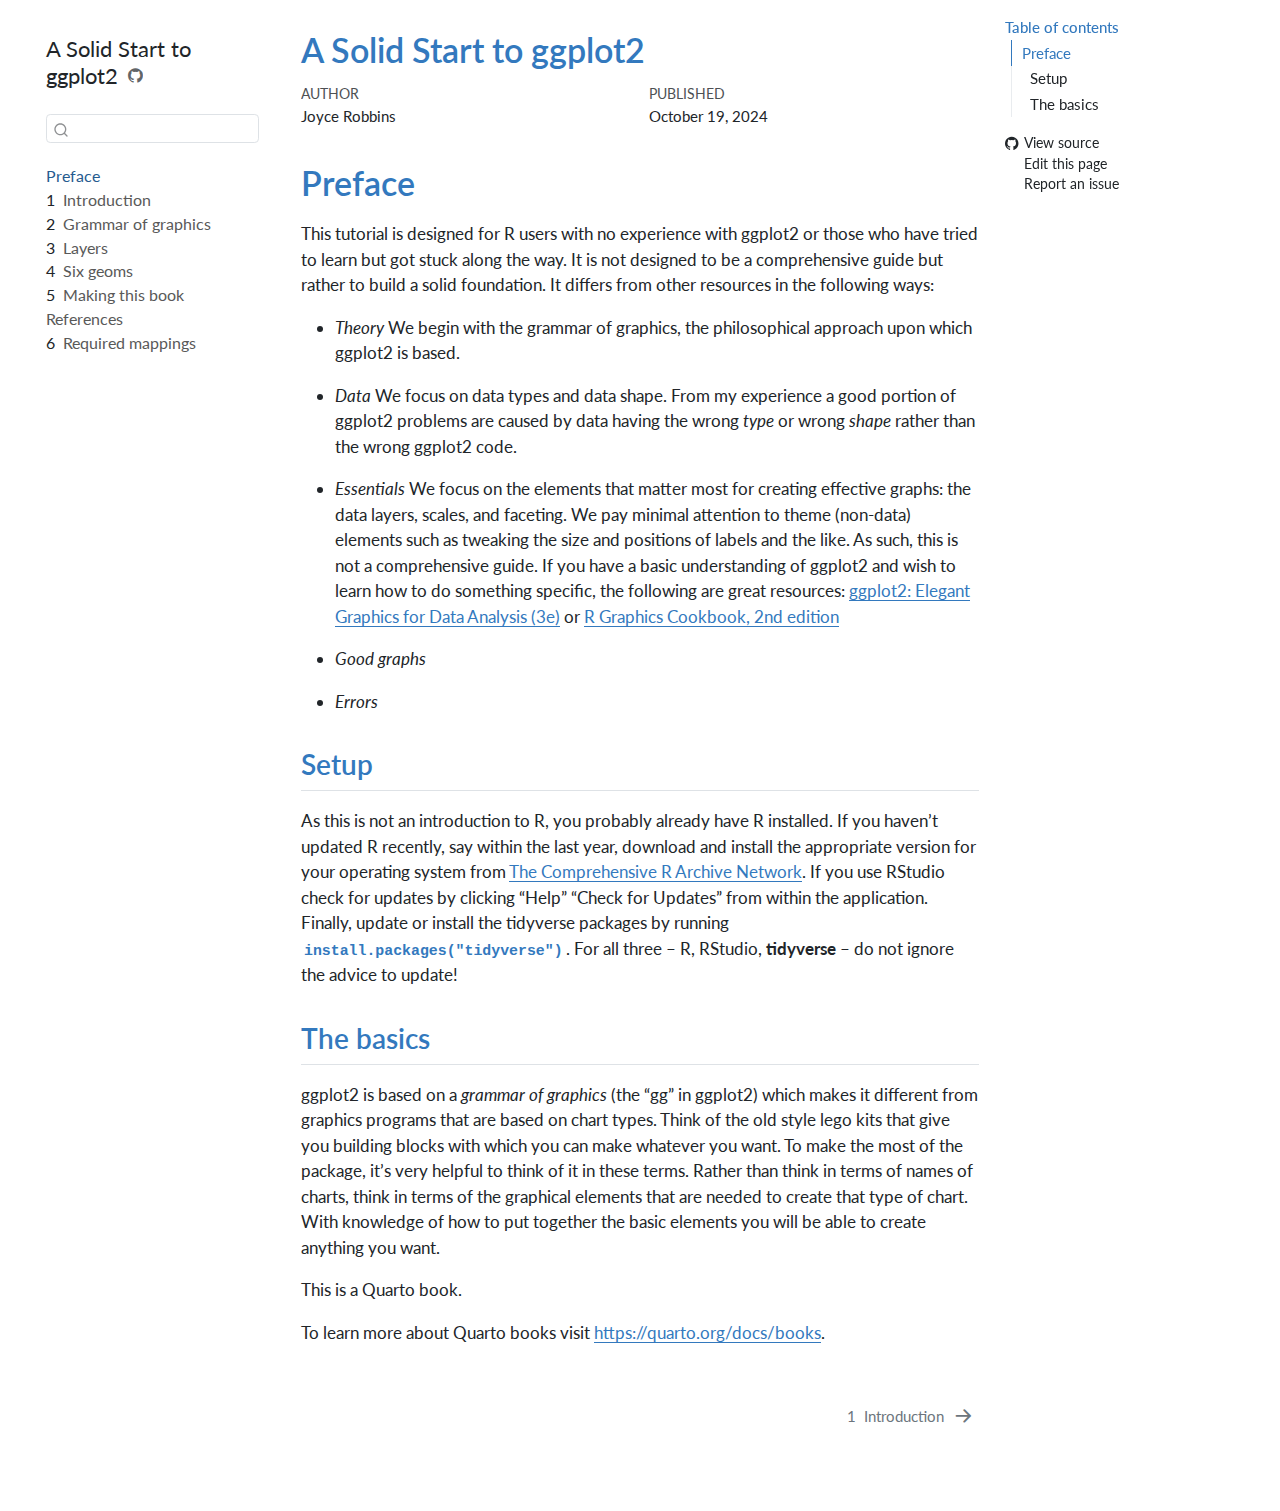
<file: index.html>
<!DOCTYPE html>
<html xmlns="http://www.w3.org/1999/xhtml" lang="en" xml:lang="en"><head>

<meta charset="utf-8">
<meta name="generator" content="quarto-1.5.57">

<meta name="viewport" content="width=device-width, initial-scale=1.0, user-scalable=yes">

<meta name="author" content="Joyce Robbins">
<meta name="dcterms.date" content="2024-10-19">

<title>A Solid Start to ggplot2</title>
<style>
code{white-space: pre-wrap;}
span.smallcaps{font-variant: small-caps;}
div.columns{display: flex; gap: min(4vw, 1.5em);}
div.column{flex: auto; overflow-x: auto;}
div.hanging-indent{margin-left: 1.5em; text-indent: -1.5em;}
ul.task-list{list-style: none;}
ul.task-list li input[type="checkbox"] {
  width: 0.8em;
  margin: 0 0.8em 0.2em -1em; /* quarto-specific, see https://github.com/quarto-dev/quarto-cli/issues/4556 */ 
  vertical-align: middle;
}
</style>


<script src="site_libs/quarto-nav/quarto-nav.js"></script>
<script src="site_libs/quarto-nav/headroom.min.js"></script>
<script src="site_libs/clipboard/clipboard.min.js"></script>
<script src="site_libs/quarto-search/autocomplete.umd.js"></script>
<script src="site_libs/quarto-search/fuse.min.js"></script>
<script src="site_libs/quarto-search/quarto-search.js"></script>
<meta name="quarto:offset" content="./">
<link href="./intro.html" rel="next">
<script src="site_libs/quarto-html/quarto.js"></script>
<script src="site_libs/quarto-html/popper.min.js"></script>
<script src="site_libs/quarto-html/tippy.umd.min.js"></script>
<script src="site_libs/quarto-html/anchor.min.js"></script>
<link href="site_libs/quarto-html/tippy.css" rel="stylesheet">
<link href="site_libs/quarto-html/quarto-syntax-highlighting.css" rel="stylesheet" id="quarto-text-highlighting-styles">
<script src="site_libs/bootstrap/bootstrap.min.js"></script>
<link href="site_libs/bootstrap/bootstrap-icons.css" rel="stylesheet">
<link href="site_libs/bootstrap/bootstrap.min.css" rel="stylesheet" id="quarto-bootstrap" data-mode="light">
<script id="quarto-search-options" type="application/json">{
  "location": "sidebar",
  "copy-button": false,
  "collapse-after": 3,
  "panel-placement": "start",
  "type": "textbox",
  "limit": 50,
  "keyboard-shortcut": [
    "f",
    "/",
    "s"
  ],
  "show-item-context": false,
  "language": {
    "search-no-results-text": "No results",
    "search-matching-documents-text": "matching documents",
    "search-copy-link-title": "Copy link to search",
    "search-hide-matches-text": "Hide additional matches",
    "search-more-match-text": "more match in this document",
    "search-more-matches-text": "more matches in this document",
    "search-clear-button-title": "Clear",
    "search-text-placeholder": "",
    "search-detached-cancel-button-title": "Cancel",
    "search-submit-button-title": "Submit",
    "search-label": "Search"
  }
}</script>


</head>

<body class="nav-sidebar floating">

<div id="quarto-search-results"></div>
  <header id="quarto-header" class="headroom fixed-top">
  <nav class="quarto-secondary-nav">
    <div class="container-fluid d-flex">
      <button type="button" class="quarto-btn-toggle btn" data-bs-toggle="collapse" role="button" data-bs-target=".quarto-sidebar-collapse-item" aria-controls="quarto-sidebar" aria-expanded="false" aria-label="Toggle sidebar navigation" onclick="if (window.quartoToggleHeadroom) { window.quartoToggleHeadroom(); }">
        <i class="bi bi-layout-text-sidebar-reverse"></i>
      </button>
        <nav class="quarto-page-breadcrumbs" aria-label="breadcrumb"><ol class="breadcrumb"><li class="breadcrumb-item"><a href="./index.html">Preface</a></li></ol></nav>
        <a class="flex-grow-1" role="navigation" data-bs-toggle="collapse" data-bs-target=".quarto-sidebar-collapse-item" aria-controls="quarto-sidebar" aria-expanded="false" aria-label="Toggle sidebar navigation" onclick="if (window.quartoToggleHeadroom) { window.quartoToggleHeadroom(); }">      
        </a>
      <button type="button" class="btn quarto-search-button" aria-label="Search" onclick="window.quartoOpenSearch();">
        <i class="bi bi-search"></i>
      </button>
    </div>
  </nav>
</header>
<!-- content -->
<div id="quarto-content" class="quarto-container page-columns page-rows-contents page-layout-article">
<!-- sidebar -->
  <nav id="quarto-sidebar" class="sidebar collapse collapse-horizontal quarto-sidebar-collapse-item sidebar-navigation floating overflow-auto">
    <div class="pt-lg-2 mt-2 text-left sidebar-header">
    <div class="sidebar-title mb-0 py-0">
      <a href="./">A Solid Start to ggplot2</a> 
        <div class="sidebar-tools-main">
    <a href="https://github.com/jtr13/graphs" title="Source Code" class="quarto-navigation-tool px-1" aria-label="Source Code"><i class="bi bi-github"></i></a>
</div>
    </div>
      </div>
        <div class="mt-2 flex-shrink-0 align-items-center">
        <div class="sidebar-search">
        <div id="quarto-search" class="" title="Search"></div>
        </div>
        </div>
    <div class="sidebar-menu-container"> 
    <ul class="list-unstyled mt-1">
        <li class="sidebar-item">
  <div class="sidebar-item-container"> 
  <a href="./index.html" class="sidebar-item-text sidebar-link active">
 <span class="menu-text">Preface</span></a>
  </div>
</li>
        <li class="sidebar-item">
  <div class="sidebar-item-container"> 
  <a href="./intro.html" class="sidebar-item-text sidebar-link">
 <span class="menu-text"><span class="chapter-number">1</span>&nbsp; <span class="chapter-title">Introduction</span></span></a>
  </div>
</li>
        <li class="sidebar-item">
  <div class="sidebar-item-container"> 
  <a href="./grammar.html" class="sidebar-item-text sidebar-link">
 <span class="menu-text"><span class="chapter-number">2</span>&nbsp; <span class="chapter-title">Grammar of graphics</span></span></a>
  </div>
</li>
        <li class="sidebar-item">
  <div class="sidebar-item-container"> 
  <a href="./layers.html" class="sidebar-item-text sidebar-link">
 <span class="menu-text"><span class="chapter-number">3</span>&nbsp; <span class="chapter-title">Layers</span></span></a>
  </div>
</li>
        <li class="sidebar-item">
  <div class="sidebar-item-container"> 
  <a href="./geoms.html" class="sidebar-item-text sidebar-link">
 <span class="menu-text"><span class="chapter-number">4</span>&nbsp; <span class="chapter-title">Six geoms</span></span></a>
  </div>
</li>
        <li class="sidebar-item">
  <div class="sidebar-item-container"> 
  <a href="./acknowledgments.html" class="sidebar-item-text sidebar-link">
 <span class="menu-text"><span class="chapter-number">5</span>&nbsp; <span class="chapter-title">Making this book</span></span></a>
  </div>
</li>
        <li class="sidebar-item">
  <div class="sidebar-item-container"> 
  <a href="./references.html" class="sidebar-item-text sidebar-link">
 <span class="menu-text">References</span></a>
  </div>
</li>
        <li class="sidebar-item">
  <div class="sidebar-item-container"> 
  <a href="./appendix.html" class="sidebar-item-text sidebar-link">
 <span class="menu-text"><span class="chapter-number">6</span>&nbsp; <span class="chapter-title">Required mappings</span></span></a>
  </div>
</li>
    </ul>
    </div>
</nav>
<div id="quarto-sidebar-glass" class="quarto-sidebar-collapse-item" data-bs-toggle="collapse" data-bs-target=".quarto-sidebar-collapse-item"></div>
<!-- margin-sidebar -->
    <div id="quarto-margin-sidebar" class="sidebar margin-sidebar">
        <nav id="TOC" role="doc-toc" class="toc-active">
    <h2 id="toc-title">Table of contents</h2>
   
  <ul>
  <li><a href="#preface" id="toc-preface" class="nav-link active" data-scroll-target="#preface">Preface</a>
  <ul class="collapse">
  <li><a href="#setup" id="toc-setup" class="nav-link" data-scroll-target="#setup">Setup</a></li>
  <li><a href="#the-basics" id="toc-the-basics" class="nav-link" data-scroll-target="#the-basics">The basics</a></li>
  </ul></li>
  </ul>
<div class="toc-actions"><ul><li><a href="https://github.com/jtr13/graphs/blob/main/index.qmd" class="toc-action"><i class="bi bi-github"></i>View source</a></li><li><a href="https://github.com/jtr13/graphs/edit/main/index.qmd" class="toc-action"><i class="bi empty"></i>Edit this page</a></li><li><a href="https://github.com/jtr13/graphs/issues/new" class="toc-action"><i class="bi empty"></i>Report an issue</a></li></ul></div></nav>
    </div>
<!-- main -->
<main class="content" id="quarto-document-content">

<header id="title-block-header" class="quarto-title-block default">
<div class="quarto-title">
<h1 class="title">A Solid Start to ggplot2</h1>
</div>



<div class="quarto-title-meta">

    <div>
    <div class="quarto-title-meta-heading">Author</div>
    <div class="quarto-title-meta-contents">
             <p>Joyce Robbins </p>
          </div>
  </div>
    
    <div>
    <div class="quarto-title-meta-heading">Published</div>
    <div class="quarto-title-meta-contents">
      <p class="date">October 19, 2024</p>
    </div>
  </div>
  
    
  </div>
  


</header>


<section id="preface" class="level1 unnumbered">
<h1 class="unnumbered">Preface</h1>
<p>This tutorial is designed for R users with no experience with ggplot2 or those who have tried to learn but got stuck along the way. It is not designed to be a comprehensive guide but rather to build a solid foundation. It differs from other resources in the following ways:</p>
<ul>
<li><p><em>Theory</em> We begin with the grammar of graphics, the philosophical approach upon which ggplot2 is based.</p></li>
<li><p><em>Data</em> We focus on data types and data shape. From my experience a good portion of ggplot2 problems are caused by data having the wrong <em>type</em> or wrong <em>shape</em> rather than the wrong ggplot2 code.</p></li>
<li><p><em>Essentials</em> We focus on the elements that matter most for creating effective graphs: the data layers, scales, and faceting. We pay minimal attention to theme (non-data) elements such as tweaking the size and positions of labels and the like. As such, this is not a comprehensive guide. If you have a basic understanding of ggplot2 and wish to learn how to do something specific, the following are great resources: <a href="https://ggplot2-book.org/">ggplot2: Elegant Graphics for Data Analysis (3e)</a> or <a href="https://r-graphics.org/">R Graphics Cookbook, 2nd edition</a></p></li>
<li><p><em>Good graphs</em></p></li>
<li><p><em>Errors</em></p></li>
</ul>
<section id="setup" class="level2">
<h2 class="anchored" data-anchor-id="setup">Setup</h2>
<p>As this is not an introduction to R, you probably already have R installed. If you haven’t updated R recently, say within the last year, download and install the appropriate version for your operating system from <a href="https://cloud.r-project.org">The Comprehensive R Archive Network</a>. If you use RStudio check for updates by clicking “Help” “Check for Updates” from within the application. Finally, update or install the tidyverse packages by running <code>install.packages("tidyverse")</code>. For all three – R, RStudio, <strong>tidyverse</strong> – do not ignore the advice to update!</p>
</section>
<section id="the-basics" class="level2">
<h2 class="anchored" data-anchor-id="the-basics">The basics</h2>
<p>ggplot2 is based on a <em>grammar of graphics</em> (the “gg” in ggplot2) which makes it different from graphics programs that are based on chart types. Think of the old style lego kits that give you building blocks with which you can make whatever you want. To make the most of the package, it’s very helpful to think of it in these terms. Rather than think in terms of names of charts, think in terms of the graphical elements that are needed to create that type of chart. With knowledge of how to put together the basic elements you will be able to create anything you want.</p>
<p>This is a Quarto book.</p>
<p>To learn more about Quarto books visit <a href="https://quarto.org/docs/books" class="uri">https://quarto.org/docs/books</a>.</p>


</section>
</section>

</main> <!-- /main -->
<script id="quarto-html-after-body" type="application/javascript">
window.document.addEventListener("DOMContentLoaded", function (event) {
  const toggleBodyColorMode = (bsSheetEl) => {
    const mode = bsSheetEl.getAttribute("data-mode");
    const bodyEl = window.document.querySelector("body");
    if (mode === "dark") {
      bodyEl.classList.add("quarto-dark");
      bodyEl.classList.remove("quarto-light");
    } else {
      bodyEl.classList.add("quarto-light");
      bodyEl.classList.remove("quarto-dark");
    }
  }
  const toggleBodyColorPrimary = () => {
    const bsSheetEl = window.document.querySelector("link#quarto-bootstrap");
    if (bsSheetEl) {
      toggleBodyColorMode(bsSheetEl);
    }
  }
  toggleBodyColorPrimary();  
  const icon = "";
  const anchorJS = new window.AnchorJS();
  anchorJS.options = {
    placement: 'right',
    icon: icon
  };
  anchorJS.add('.anchored');
  const isCodeAnnotation = (el) => {
    for (const clz of el.classList) {
      if (clz.startsWith('code-annotation-')) {                     
        return true;
      }
    }
    return false;
  }
  const onCopySuccess = function(e) {
    // button target
    const button = e.trigger;
    // don't keep focus
    button.blur();
    // flash "checked"
    button.classList.add('code-copy-button-checked');
    var currentTitle = button.getAttribute("title");
    button.setAttribute("title", "Copied!");
    let tooltip;
    if (window.bootstrap) {
      button.setAttribute("data-bs-toggle", "tooltip");
      button.setAttribute("data-bs-placement", "left");
      button.setAttribute("data-bs-title", "Copied!");
      tooltip = new bootstrap.Tooltip(button, 
        { trigger: "manual", 
          customClass: "code-copy-button-tooltip",
          offset: [0, -8]});
      tooltip.show();    
    }
    setTimeout(function() {
      if (tooltip) {
        tooltip.hide();
        button.removeAttribute("data-bs-title");
        button.removeAttribute("data-bs-toggle");
        button.removeAttribute("data-bs-placement");
      }
      button.setAttribute("title", currentTitle);
      button.classList.remove('code-copy-button-checked');
    }, 1000);
    // clear code selection
    e.clearSelection();
  }
  const getTextToCopy = function(trigger) {
      const codeEl = trigger.previousElementSibling.cloneNode(true);
      for (const childEl of codeEl.children) {
        if (isCodeAnnotation(childEl)) {
          childEl.remove();
        }
      }
      return codeEl.innerText;
  }
  const clipboard = new window.ClipboardJS('.code-copy-button:not([data-in-quarto-modal])', {
    text: getTextToCopy
  });
  clipboard.on('success', onCopySuccess);
  if (window.document.getElementById('quarto-embedded-source-code-modal')) {
    // For code content inside modals, clipBoardJS needs to be initialized with a container option
    // TODO: Check when it could be a function (https://github.com/zenorocha/clipboard.js/issues/860)
    const clipboardModal = new window.ClipboardJS('.code-copy-button[data-in-quarto-modal]', {
      text: getTextToCopy,
      container: window.document.getElementById('quarto-embedded-source-code-modal')
    });
    clipboardModal.on('success', onCopySuccess);
  }
    var localhostRegex = new RegExp(/^(?:http|https):\/\/localhost\:?[0-9]*\//);
    var mailtoRegex = new RegExp(/^mailto:/);
      var filterRegex = new RegExp("https:\/\/jtr13\.github\.io\/graphs");
    var isInternal = (href) => {
        return filterRegex.test(href) || localhostRegex.test(href) || mailtoRegex.test(href);
    }
    // Inspect non-navigation links and adorn them if external
 	var links = window.document.querySelectorAll('a[href]:not(.nav-link):not(.navbar-brand):not(.toc-action):not(.sidebar-link):not(.sidebar-item-toggle):not(.pagination-link):not(.no-external):not([aria-hidden]):not(.dropdown-item):not(.quarto-navigation-tool):not(.about-link)');
    for (var i=0; i<links.length; i++) {
      const link = links[i];
      if (!isInternal(link.href)) {
        // undo the damage that might have been done by quarto-nav.js in the case of
        // links that we want to consider external
        if (link.dataset.originalHref !== undefined) {
          link.href = link.dataset.originalHref;
        }
      }
    }
  function tippyHover(el, contentFn, onTriggerFn, onUntriggerFn) {
    const config = {
      allowHTML: true,
      maxWidth: 500,
      delay: 100,
      arrow: false,
      appendTo: function(el) {
          return el.parentElement;
      },
      interactive: true,
      interactiveBorder: 10,
      theme: 'quarto',
      placement: 'bottom-start',
    };
    if (contentFn) {
      config.content = contentFn;
    }
    if (onTriggerFn) {
      config.onTrigger = onTriggerFn;
    }
    if (onUntriggerFn) {
      config.onUntrigger = onUntriggerFn;
    }
    window.tippy(el, config); 
  }
  const noterefs = window.document.querySelectorAll('a[role="doc-noteref"]');
  for (var i=0; i<noterefs.length; i++) {
    const ref = noterefs[i];
    tippyHover(ref, function() {
      // use id or data attribute instead here
      let href = ref.getAttribute('data-footnote-href') || ref.getAttribute('href');
      try { href = new URL(href).hash; } catch {}
      const id = href.replace(/^#\/?/, "");
      const note = window.document.getElementById(id);
      if (note) {
        return note.innerHTML;
      } else {
        return "";
      }
    });
  }
  const xrefs = window.document.querySelectorAll('a.quarto-xref');
  const processXRef = (id, note) => {
    // Strip column container classes
    const stripColumnClz = (el) => {
      el.classList.remove("page-full", "page-columns");
      if (el.children) {
        for (const child of el.children) {
          stripColumnClz(child);
        }
      }
    }
    stripColumnClz(note)
    if (id === null || id.startsWith('sec-')) {
      // Special case sections, only their first couple elements
      const container = document.createElement("div");
      if (note.children && note.children.length > 2) {
        container.appendChild(note.children[0].cloneNode(true));
        for (let i = 1; i < note.children.length; i++) {
          const child = note.children[i];
          if (child.tagName === "P" && child.innerText === "") {
            continue;
          } else {
            container.appendChild(child.cloneNode(true));
            break;
          }
        }
        if (window.Quarto?.typesetMath) {
          window.Quarto.typesetMath(container);
        }
        return container.innerHTML
      } else {
        if (window.Quarto?.typesetMath) {
          window.Quarto.typesetMath(note);
        }
        return note.innerHTML;
      }
    } else {
      // Remove any anchor links if they are present
      const anchorLink = note.querySelector('a.anchorjs-link');
      if (anchorLink) {
        anchorLink.remove();
      }
      if (window.Quarto?.typesetMath) {
        window.Quarto.typesetMath(note);
      }
      // TODO in 1.5, we should make sure this works without a callout special case
      if (note.classList.contains("callout")) {
        return note.outerHTML;
      } else {
        return note.innerHTML;
      }
    }
  }
  for (var i=0; i<xrefs.length; i++) {
    const xref = xrefs[i];
    tippyHover(xref, undefined, function(instance) {
      instance.disable();
      let url = xref.getAttribute('href');
      let hash = undefined; 
      if (url.startsWith('#')) {
        hash = url;
      } else {
        try { hash = new URL(url).hash; } catch {}
      }
      if (hash) {
        const id = hash.replace(/^#\/?/, "");
        const note = window.document.getElementById(id);
        if (note !== null) {
          try {
            const html = processXRef(id, note.cloneNode(true));
            instance.setContent(html);
          } finally {
            instance.enable();
            instance.show();
          }
        } else {
          // See if we can fetch this
          fetch(url.split('#')[0])
          .then(res => res.text())
          .then(html => {
            const parser = new DOMParser();
            const htmlDoc = parser.parseFromString(html, "text/html");
            const note = htmlDoc.getElementById(id);
            if (note !== null) {
              const html = processXRef(id, note);
              instance.setContent(html);
            } 
          }).finally(() => {
            instance.enable();
            instance.show();
          });
        }
      } else {
        // See if we can fetch a full url (with no hash to target)
        // This is a special case and we should probably do some content thinning / targeting
        fetch(url)
        .then(res => res.text())
        .then(html => {
          const parser = new DOMParser();
          const htmlDoc = parser.parseFromString(html, "text/html");
          const note = htmlDoc.querySelector('main.content');
          if (note !== null) {
            // This should only happen for chapter cross references
            // (since there is no id in the URL)
            // remove the first header
            if (note.children.length > 0 && note.children[0].tagName === "HEADER") {
              note.children[0].remove();
            }
            const html = processXRef(null, note);
            instance.setContent(html);
          } 
        }).finally(() => {
          instance.enable();
          instance.show();
        });
      }
    }, function(instance) {
    });
  }
      let selectedAnnoteEl;
      const selectorForAnnotation = ( cell, annotation) => {
        let cellAttr = 'data-code-cell="' + cell + '"';
        let lineAttr = 'data-code-annotation="' +  annotation + '"';
        const selector = 'span[' + cellAttr + '][' + lineAttr + ']';
        return selector;
      }
      const selectCodeLines = (annoteEl) => {
        const doc = window.document;
        const targetCell = annoteEl.getAttribute("data-target-cell");
        const targetAnnotation = annoteEl.getAttribute("data-target-annotation");
        const annoteSpan = window.document.querySelector(selectorForAnnotation(targetCell, targetAnnotation));
        const lines = annoteSpan.getAttribute("data-code-lines").split(",");
        const lineIds = lines.map((line) => {
          return targetCell + "-" + line;
        })
        let top = null;
        let height = null;
        let parent = null;
        if (lineIds.length > 0) {
            //compute the position of the single el (top and bottom and make a div)
            const el = window.document.getElementById(lineIds[0]);
            top = el.offsetTop;
            height = el.offsetHeight;
            parent = el.parentElement.parentElement;
          if (lineIds.length > 1) {
            const lastEl = window.document.getElementById(lineIds[lineIds.length - 1]);
            const bottom = lastEl.offsetTop + lastEl.offsetHeight;
            height = bottom - top;
          }
          if (top !== null && height !== null && parent !== null) {
            // cook up a div (if necessary) and position it 
            let div = window.document.getElementById("code-annotation-line-highlight");
            if (div === null) {
              div = window.document.createElement("div");
              div.setAttribute("id", "code-annotation-line-highlight");
              div.style.position = 'absolute';
              parent.appendChild(div);
            }
            div.style.top = top - 2 + "px";
            div.style.height = height + 4 + "px";
            div.style.left = 0;
            let gutterDiv = window.document.getElementById("code-annotation-line-highlight-gutter");
            if (gutterDiv === null) {
              gutterDiv = window.document.createElement("div");
              gutterDiv.setAttribute("id", "code-annotation-line-highlight-gutter");
              gutterDiv.style.position = 'absolute';
              const codeCell = window.document.getElementById(targetCell);
              const gutter = codeCell.querySelector('.code-annotation-gutter');
              gutter.appendChild(gutterDiv);
            }
            gutterDiv.style.top = top - 2 + "px";
            gutterDiv.style.height = height + 4 + "px";
          }
          selectedAnnoteEl = annoteEl;
        }
      };
      const unselectCodeLines = () => {
        const elementsIds = ["code-annotation-line-highlight", "code-annotation-line-highlight-gutter"];
        elementsIds.forEach((elId) => {
          const div = window.document.getElementById(elId);
          if (div) {
            div.remove();
          }
        });
        selectedAnnoteEl = undefined;
      };
        // Handle positioning of the toggle
    window.addEventListener(
      "resize",
      throttle(() => {
        elRect = undefined;
        if (selectedAnnoteEl) {
          selectCodeLines(selectedAnnoteEl);
        }
      }, 10)
    );
    function throttle(fn, ms) {
    let throttle = false;
    let timer;
      return (...args) => {
        if(!throttle) { // first call gets through
            fn.apply(this, args);
            throttle = true;
        } else { // all the others get throttled
            if(timer) clearTimeout(timer); // cancel #2
            timer = setTimeout(() => {
              fn.apply(this, args);
              timer = throttle = false;
            }, ms);
        }
      };
    }
      // Attach click handler to the DT
      const annoteDls = window.document.querySelectorAll('dt[data-target-cell]');
      for (const annoteDlNode of annoteDls) {
        annoteDlNode.addEventListener('click', (event) => {
          const clickedEl = event.target;
          if (clickedEl !== selectedAnnoteEl) {
            unselectCodeLines();
            const activeEl = window.document.querySelector('dt[data-target-cell].code-annotation-active');
            if (activeEl) {
              activeEl.classList.remove('code-annotation-active');
            }
            selectCodeLines(clickedEl);
            clickedEl.classList.add('code-annotation-active');
          } else {
            // Unselect the line
            unselectCodeLines();
            clickedEl.classList.remove('code-annotation-active');
          }
        });
      }
  const findCites = (el) => {
    const parentEl = el.parentElement;
    if (parentEl) {
      const cites = parentEl.dataset.cites;
      if (cites) {
        return {
          el,
          cites: cites.split(' ')
        };
      } else {
        return findCites(el.parentElement)
      }
    } else {
      return undefined;
    }
  };
  var bibliorefs = window.document.querySelectorAll('a[role="doc-biblioref"]');
  for (var i=0; i<bibliorefs.length; i++) {
    const ref = bibliorefs[i];
    const citeInfo = findCites(ref);
    if (citeInfo) {
      tippyHover(citeInfo.el, function() {
        var popup = window.document.createElement('div');
        citeInfo.cites.forEach(function(cite) {
          var citeDiv = window.document.createElement('div');
          citeDiv.classList.add('hanging-indent');
          citeDiv.classList.add('csl-entry');
          var biblioDiv = window.document.getElementById('ref-' + cite);
          if (biblioDiv) {
            citeDiv.innerHTML = biblioDiv.innerHTML;
          }
          popup.appendChild(citeDiv);
        });
        return popup.innerHTML;
      });
    }
  }
});
</script>
<nav class="page-navigation">
  <div class="nav-page nav-page-previous">
  </div>
  <div class="nav-page nav-page-next">
      <a href="./intro.html" class="pagination-link" aria-label="Introduction">
        <span class="nav-page-text"><span class="chapter-number">1</span>&nbsp; <span class="chapter-title">Introduction</span></span> <i class="bi bi-arrow-right-short"></i>
      </a>
  </div>
</nav>
</div> <!-- /content -->




<footer class="footer"><div class="nav-footer"><div class="nav-footer-center"><div class="toc-actions d-sm-block d-md-none"><ul><li><a href="https://github.com/jtr13/graphs/blob/main/index.qmd" class="toc-action"><i class="bi bi-github"></i>View source</a></li><li><a href="https://github.com/jtr13/graphs/edit/main/index.qmd" class="toc-action"><i class="bi empty"></i>Edit this page</a></li><li><a href="https://github.com/jtr13/graphs/issues/new" class="toc-action"><i class="bi empty"></i>Report an issue</a></li></ul></div></div></div></footer></body></html>
</file>
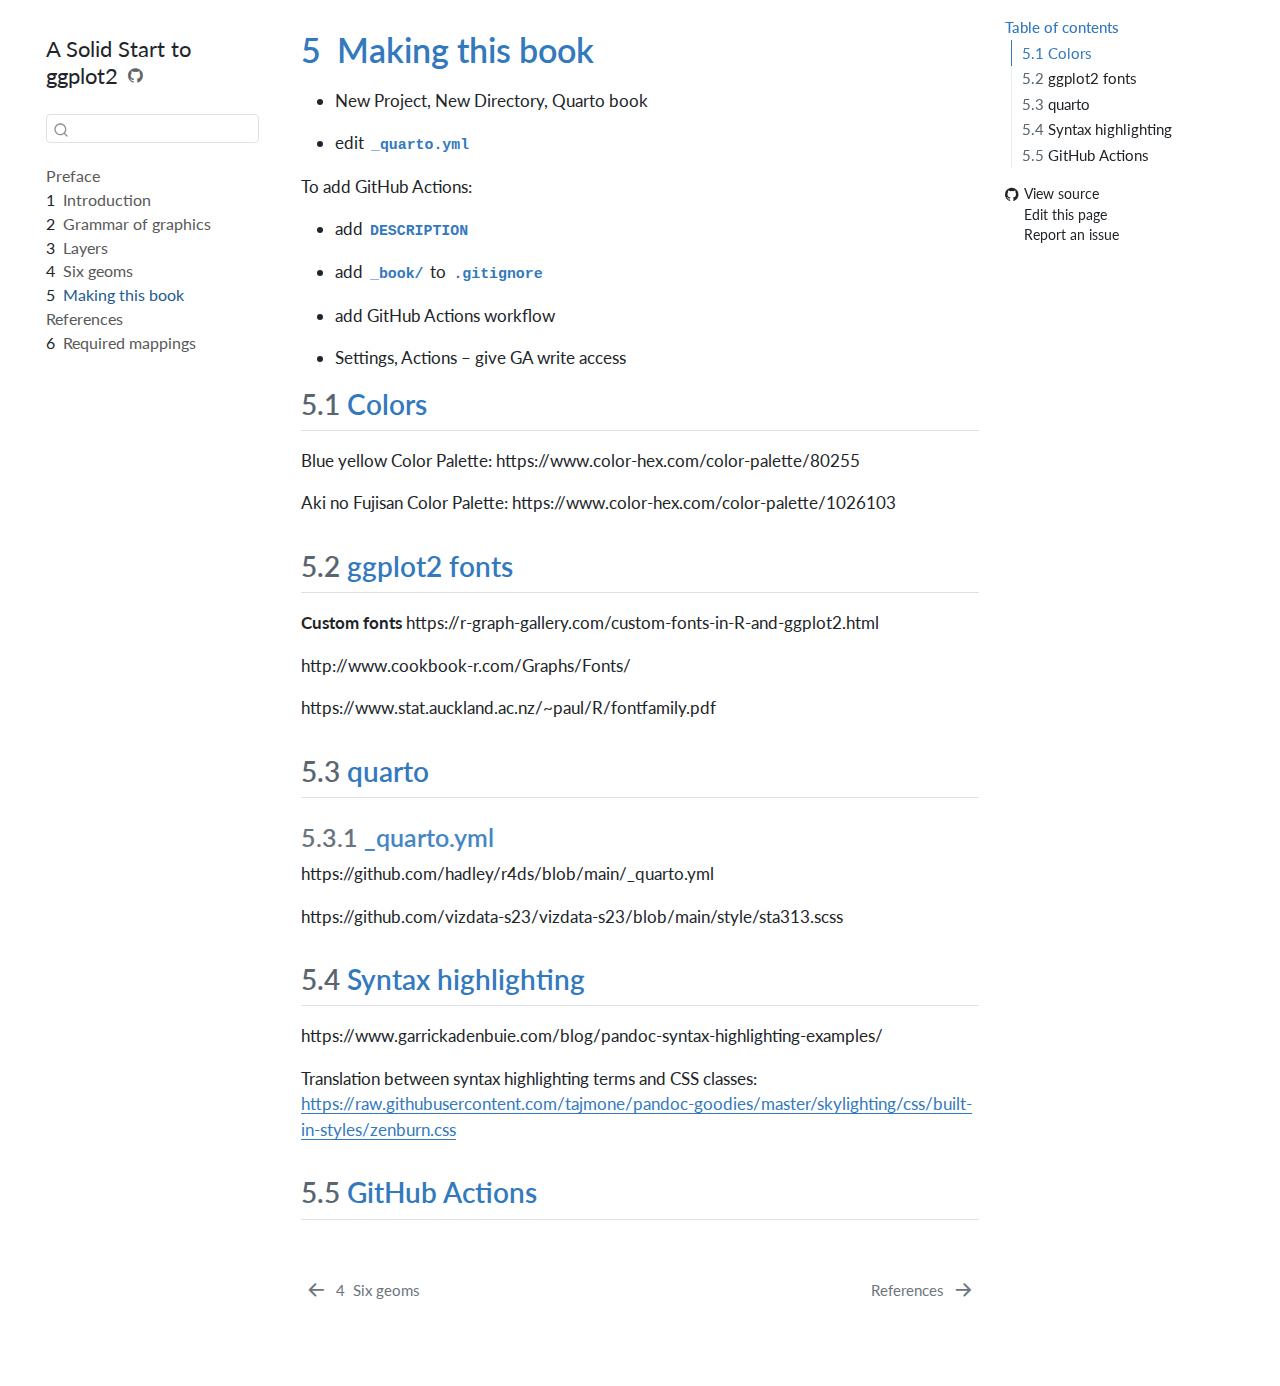
<file: acknowledgments.html>
<!DOCTYPE html>
<html xmlns="http://www.w3.org/1999/xhtml" lang="en" xml:lang="en"><head>

<meta charset="utf-8">
<meta name="generator" content="quarto-1.5.57">

<meta name="viewport" content="width=device-width, initial-scale=1.0, user-scalable=yes">


<title>5&nbsp; Making this book – A Solid Start to ggplot2</title>
<style>
code{white-space: pre-wrap;}
span.smallcaps{font-variant: small-caps;}
div.columns{display: flex; gap: min(4vw, 1.5em);}
div.column{flex: auto; overflow-x: auto;}
div.hanging-indent{margin-left: 1.5em; text-indent: -1.5em;}
ul.task-list{list-style: none;}
ul.task-list li input[type="checkbox"] {
  width: 0.8em;
  margin: 0 0.8em 0.2em -1em; /* quarto-specific, see https://github.com/quarto-dev/quarto-cli/issues/4556 */ 
  vertical-align: middle;
}
</style>


<script src="site_libs/quarto-nav/quarto-nav.js"></script>
<script src="site_libs/quarto-nav/headroom.min.js"></script>
<script src="site_libs/clipboard/clipboard.min.js"></script>
<script src="site_libs/quarto-search/autocomplete.umd.js"></script>
<script src="site_libs/quarto-search/fuse.min.js"></script>
<script src="site_libs/quarto-search/quarto-search.js"></script>
<meta name="quarto:offset" content="./">
<link href="./references.html" rel="next">
<link href="./geoms.html" rel="prev">
<script src="site_libs/quarto-html/quarto.js"></script>
<script src="site_libs/quarto-html/popper.min.js"></script>
<script src="site_libs/quarto-html/tippy.umd.min.js"></script>
<script src="site_libs/quarto-html/anchor.min.js"></script>
<link href="site_libs/quarto-html/tippy.css" rel="stylesheet">
<link href="site_libs/quarto-html/quarto-syntax-highlighting.css" rel="stylesheet" id="quarto-text-highlighting-styles">
<script src="site_libs/bootstrap/bootstrap.min.js"></script>
<link href="site_libs/bootstrap/bootstrap-icons.css" rel="stylesheet">
<link href="site_libs/bootstrap/bootstrap.min.css" rel="stylesheet" id="quarto-bootstrap" data-mode="light">
<script id="quarto-search-options" type="application/json">{
  "location": "sidebar",
  "copy-button": false,
  "collapse-after": 3,
  "panel-placement": "start",
  "type": "textbox",
  "limit": 50,
  "keyboard-shortcut": [
    "f",
    "/",
    "s"
  ],
  "show-item-context": false,
  "language": {
    "search-no-results-text": "No results",
    "search-matching-documents-text": "matching documents",
    "search-copy-link-title": "Copy link to search",
    "search-hide-matches-text": "Hide additional matches",
    "search-more-match-text": "more match in this document",
    "search-more-matches-text": "more matches in this document",
    "search-clear-button-title": "Clear",
    "search-text-placeholder": "",
    "search-detached-cancel-button-title": "Cancel",
    "search-submit-button-title": "Submit",
    "search-label": "Search"
  }
}</script>


</head>

<body class="nav-sidebar floating">

<div id="quarto-search-results"></div>
  <header id="quarto-header" class="headroom fixed-top">
  <nav class="quarto-secondary-nav">
    <div class="container-fluid d-flex">
      <button type="button" class="quarto-btn-toggle btn" data-bs-toggle="collapse" role="button" data-bs-target=".quarto-sidebar-collapse-item" aria-controls="quarto-sidebar" aria-expanded="false" aria-label="Toggle sidebar navigation" onclick="if (window.quartoToggleHeadroom) { window.quartoToggleHeadroom(); }">
        <i class="bi bi-layout-text-sidebar-reverse"></i>
      </button>
        <nav class="quarto-page-breadcrumbs" aria-label="breadcrumb"><ol class="breadcrumb"><li class="breadcrumb-item"><a href="./acknowledgments.html"><span class="chapter-number">5</span>&nbsp; <span class="chapter-title">Making this book</span></a></li></ol></nav>
        <a class="flex-grow-1" role="navigation" data-bs-toggle="collapse" data-bs-target=".quarto-sidebar-collapse-item" aria-controls="quarto-sidebar" aria-expanded="false" aria-label="Toggle sidebar navigation" onclick="if (window.quartoToggleHeadroom) { window.quartoToggleHeadroom(); }">      
        </a>
      <button type="button" class="btn quarto-search-button" aria-label="Search" onclick="window.quartoOpenSearch();">
        <i class="bi bi-search"></i>
      </button>
    </div>
  </nav>
</header>
<!-- content -->
<div id="quarto-content" class="quarto-container page-columns page-rows-contents page-layout-article">
<!-- sidebar -->
  <nav id="quarto-sidebar" class="sidebar collapse collapse-horizontal quarto-sidebar-collapse-item sidebar-navigation floating overflow-auto">
    <div class="pt-lg-2 mt-2 text-left sidebar-header">
    <div class="sidebar-title mb-0 py-0">
      <a href="./">A Solid Start to ggplot2</a> 
        <div class="sidebar-tools-main">
    <a href="https://github.com/jtr13/graphs" title="Source Code" class="quarto-navigation-tool px-1" aria-label="Source Code"><i class="bi bi-github"></i></a>
</div>
    </div>
      </div>
        <div class="mt-2 flex-shrink-0 align-items-center">
        <div class="sidebar-search">
        <div id="quarto-search" class="" title="Search"></div>
        </div>
        </div>
    <div class="sidebar-menu-container"> 
    <ul class="list-unstyled mt-1">
        <li class="sidebar-item">
  <div class="sidebar-item-container"> 
  <a href="./index.html" class="sidebar-item-text sidebar-link">
 <span class="menu-text">Preface</span></a>
  </div>
</li>
        <li class="sidebar-item">
  <div class="sidebar-item-container"> 
  <a href="./intro.html" class="sidebar-item-text sidebar-link">
 <span class="menu-text"><span class="chapter-number">1</span>&nbsp; <span class="chapter-title">Introduction</span></span></a>
  </div>
</li>
        <li class="sidebar-item">
  <div class="sidebar-item-container"> 
  <a href="./grammar.html" class="sidebar-item-text sidebar-link">
 <span class="menu-text"><span class="chapter-number">2</span>&nbsp; <span class="chapter-title">Grammar of graphics</span></span></a>
  </div>
</li>
        <li class="sidebar-item">
  <div class="sidebar-item-container"> 
  <a href="./layers.html" class="sidebar-item-text sidebar-link">
 <span class="menu-text"><span class="chapter-number">3</span>&nbsp; <span class="chapter-title">Layers</span></span></a>
  </div>
</li>
        <li class="sidebar-item">
  <div class="sidebar-item-container"> 
  <a href="./geoms.html" class="sidebar-item-text sidebar-link">
 <span class="menu-text"><span class="chapter-number">4</span>&nbsp; <span class="chapter-title">Six geoms</span></span></a>
  </div>
</li>
        <li class="sidebar-item">
  <div class="sidebar-item-container"> 
  <a href="./acknowledgments.html" class="sidebar-item-text sidebar-link active">
 <span class="menu-text"><span class="chapter-number">5</span>&nbsp; <span class="chapter-title">Making this book</span></span></a>
  </div>
</li>
        <li class="sidebar-item">
  <div class="sidebar-item-container"> 
  <a href="./references.html" class="sidebar-item-text sidebar-link">
 <span class="menu-text">References</span></a>
  </div>
</li>
        <li class="sidebar-item">
  <div class="sidebar-item-container"> 
  <a href="./appendix.html" class="sidebar-item-text sidebar-link">
 <span class="menu-text"><span class="chapter-number">6</span>&nbsp; <span class="chapter-title">Required mappings</span></span></a>
  </div>
</li>
    </ul>
    </div>
</nav>
<div id="quarto-sidebar-glass" class="quarto-sidebar-collapse-item" data-bs-toggle="collapse" data-bs-target=".quarto-sidebar-collapse-item"></div>
<!-- margin-sidebar -->
    <div id="quarto-margin-sidebar" class="sidebar margin-sidebar">
        <nav id="TOC" role="doc-toc" class="toc-active">
    <h2 id="toc-title">Table of contents</h2>
   
  <ul>
  <li><a href="#colors" id="toc-colors" class="nav-link active" data-scroll-target="#colors"><span class="header-section-number">5.1</span> Colors</a></li>
  <li><a href="#ggplot2-fonts" id="toc-ggplot2-fonts" class="nav-link" data-scroll-target="#ggplot2-fonts"><span class="header-section-number">5.2</span> ggplot2 fonts</a></li>
  <li><a href="#quarto" id="toc-quarto" class="nav-link" data-scroll-target="#quarto"><span class="header-section-number">5.3</span> quarto</a>
  <ul class="collapse">
  <li><a href="#quarto.yml" id="toc-quarto.yml" class="nav-link" data-scroll-target="#quarto.yml"><span class="header-section-number">5.3.1</span> _quarto.yml</a></li>
  </ul></li>
  <li><a href="#syntax-highlighting" id="toc-syntax-highlighting" class="nav-link" data-scroll-target="#syntax-highlighting"><span class="header-section-number">5.4</span> Syntax highlighting</a></li>
  <li><a href="#github-actions" id="toc-github-actions" class="nav-link" data-scroll-target="#github-actions"><span class="header-section-number">5.5</span> GitHub Actions</a></li>
  </ul>
<div class="toc-actions"><ul><li><a href="https://github.com/jtr13/graphs/blob/main/acknowledgments.qmd" class="toc-action"><i class="bi bi-github"></i>View source</a></li><li><a href="https://github.com/jtr13/graphs/edit/main/acknowledgments.qmd" class="toc-action"><i class="bi empty"></i>Edit this page</a></li><li><a href="https://github.com/jtr13/graphs/issues/new" class="toc-action"><i class="bi empty"></i>Report an issue</a></li></ul></div></nav>
    </div>
<!-- main -->
<main class="content" id="quarto-document-content">

<header id="title-block-header" class="quarto-title-block default">
<div class="quarto-title">
<h1 class="title"><span class="chapter-number">5</span>&nbsp; <span class="chapter-title">Making this book</span></h1>
</div>



<div class="quarto-title-meta">

    
  
    
  </div>
  


</header>


<ul>
<li><p>New Project, New Directory, Quarto book</p></li>
<li><p>edit <code>_quarto.yml</code></p></li>
</ul>
<p>To add GitHub Actions:</p>
<ul>
<li><p>add <code>DESCRIPTION</code></p></li>
<li><p>add <code>_book/</code> to <code>.gitignore</code></p></li>
<li><p>add GitHub Actions workflow</p></li>
<li><p>Settings, Actions – give GA write access</p></li>
</ul>
<section id="colors" class="level2" data-number="5.1">
<h2 data-number="5.1" class="anchored" data-anchor-id="colors"><span class="header-section-number">5.1</span> Colors</h2>
<p>Blue yellow Color Palette: https://www.color-hex.com/color-palette/80255</p>
<p>Aki no Fujisan Color Palette: https://www.color-hex.com/color-palette/1026103</p>
</section>
<section id="ggplot2-fonts" class="level2" data-number="5.2">
<h2 data-number="5.2" class="anchored" data-anchor-id="ggplot2-fonts"><span class="header-section-number">5.2</span> ggplot2 fonts</h2>
<p><strong>Custom fonts</strong> https://r-graph-gallery.com/custom-fonts-in-R-and-ggplot2.html</p>
<p>http://www.cookbook-r.com/Graphs/Fonts/</p>
<p>https://www.stat.auckland.ac.nz/~paul/R/fontfamily.pdf</p>
</section>
<section id="quarto" class="level2" data-number="5.3">
<h2 data-number="5.3" class="anchored" data-anchor-id="quarto"><span class="header-section-number">5.3</span> quarto</h2>
<section id="quarto.yml" class="level3" data-number="5.3.1">
<h3 data-number="5.3.1" class="anchored" data-anchor-id="quarto.yml"><span class="header-section-number">5.3.1</span> _quarto.yml</h3>
<p>https://github.com/hadley/r4ds/blob/main/_quarto.yml</p>
<p>https://github.com/vizdata-s23/vizdata-s23/blob/main/style/sta313.scss</p>
</section>
</section>
<section id="syntax-highlighting" class="level2" data-number="5.4">
<h2 data-number="5.4" class="anchored" data-anchor-id="syntax-highlighting"><span class="header-section-number">5.4</span> Syntax highlighting</h2>
<p>https://www.garrickadenbuie.com/blog/pandoc-syntax-highlighting-examples/</p>
<p>Translation between syntax highlighting terms and CSS classes: <a href="https://raw.githubusercontent.com/tajmone/pandoc-goodies/master/skylighting/css/built-in-styles/zenburn.css">https://raw.githubusercontent.com/tajmone/pandoc-goodies/master/skylighting/css/built-in-styles/zenburn.css</a></p>
</section>
<section id="github-actions" class="level2" data-number="5.5">
<h2 data-number="5.5" class="anchored" data-anchor-id="github-actions"><span class="header-section-number">5.5</span> GitHub Actions</h2>


</section>

</main> <!-- /main -->
<script id="quarto-html-after-body" type="application/javascript">
window.document.addEventListener("DOMContentLoaded", function (event) {
  const toggleBodyColorMode = (bsSheetEl) => {
    const mode = bsSheetEl.getAttribute("data-mode");
    const bodyEl = window.document.querySelector("body");
    if (mode === "dark") {
      bodyEl.classList.add("quarto-dark");
      bodyEl.classList.remove("quarto-light");
    } else {
      bodyEl.classList.add("quarto-light");
      bodyEl.classList.remove("quarto-dark");
    }
  }
  const toggleBodyColorPrimary = () => {
    const bsSheetEl = window.document.querySelector("link#quarto-bootstrap");
    if (bsSheetEl) {
      toggleBodyColorMode(bsSheetEl);
    }
  }
  toggleBodyColorPrimary();  
  const icon = "";
  const anchorJS = new window.AnchorJS();
  anchorJS.options = {
    placement: 'right',
    icon: icon
  };
  anchorJS.add('.anchored');
  const isCodeAnnotation = (el) => {
    for (const clz of el.classList) {
      if (clz.startsWith('code-annotation-')) {                     
        return true;
      }
    }
    return false;
  }
  const onCopySuccess = function(e) {
    // button target
    const button = e.trigger;
    // don't keep focus
    button.blur();
    // flash "checked"
    button.classList.add('code-copy-button-checked');
    var currentTitle = button.getAttribute("title");
    button.setAttribute("title", "Copied!");
    let tooltip;
    if (window.bootstrap) {
      button.setAttribute("data-bs-toggle", "tooltip");
      button.setAttribute("data-bs-placement", "left");
      button.setAttribute("data-bs-title", "Copied!");
      tooltip = new bootstrap.Tooltip(button, 
        { trigger: "manual", 
          customClass: "code-copy-button-tooltip",
          offset: [0, -8]});
      tooltip.show();    
    }
    setTimeout(function() {
      if (tooltip) {
        tooltip.hide();
        button.removeAttribute("data-bs-title");
        button.removeAttribute("data-bs-toggle");
        button.removeAttribute("data-bs-placement");
      }
      button.setAttribute("title", currentTitle);
      button.classList.remove('code-copy-button-checked');
    }, 1000);
    // clear code selection
    e.clearSelection();
  }
  const getTextToCopy = function(trigger) {
      const codeEl = trigger.previousElementSibling.cloneNode(true);
      for (const childEl of codeEl.children) {
        if (isCodeAnnotation(childEl)) {
          childEl.remove();
        }
      }
      return codeEl.innerText;
  }
  const clipboard = new window.ClipboardJS('.code-copy-button:not([data-in-quarto-modal])', {
    text: getTextToCopy
  });
  clipboard.on('success', onCopySuccess);
  if (window.document.getElementById('quarto-embedded-source-code-modal')) {
    // For code content inside modals, clipBoardJS needs to be initialized with a container option
    // TODO: Check when it could be a function (https://github.com/zenorocha/clipboard.js/issues/860)
    const clipboardModal = new window.ClipboardJS('.code-copy-button[data-in-quarto-modal]', {
      text: getTextToCopy,
      container: window.document.getElementById('quarto-embedded-source-code-modal')
    });
    clipboardModal.on('success', onCopySuccess);
  }
    var localhostRegex = new RegExp(/^(?:http|https):\/\/localhost\:?[0-9]*\//);
    var mailtoRegex = new RegExp(/^mailto:/);
      var filterRegex = new RegExp("https:\/\/jtr13\.github\.io\/graphs");
    var isInternal = (href) => {
        return filterRegex.test(href) || localhostRegex.test(href) || mailtoRegex.test(href);
    }
    // Inspect non-navigation links and adorn them if external
 	var links = window.document.querySelectorAll('a[href]:not(.nav-link):not(.navbar-brand):not(.toc-action):not(.sidebar-link):not(.sidebar-item-toggle):not(.pagination-link):not(.no-external):not([aria-hidden]):not(.dropdown-item):not(.quarto-navigation-tool):not(.about-link)');
    for (var i=0; i<links.length; i++) {
      const link = links[i];
      if (!isInternal(link.href)) {
        // undo the damage that might have been done by quarto-nav.js in the case of
        // links that we want to consider external
        if (link.dataset.originalHref !== undefined) {
          link.href = link.dataset.originalHref;
        }
      }
    }
  function tippyHover(el, contentFn, onTriggerFn, onUntriggerFn) {
    const config = {
      allowHTML: true,
      maxWidth: 500,
      delay: 100,
      arrow: false,
      appendTo: function(el) {
          return el.parentElement;
      },
      interactive: true,
      interactiveBorder: 10,
      theme: 'quarto',
      placement: 'bottom-start',
    };
    if (contentFn) {
      config.content = contentFn;
    }
    if (onTriggerFn) {
      config.onTrigger = onTriggerFn;
    }
    if (onUntriggerFn) {
      config.onUntrigger = onUntriggerFn;
    }
    window.tippy(el, config); 
  }
  const noterefs = window.document.querySelectorAll('a[role="doc-noteref"]');
  for (var i=0; i<noterefs.length; i++) {
    const ref = noterefs[i];
    tippyHover(ref, function() {
      // use id or data attribute instead here
      let href = ref.getAttribute('data-footnote-href') || ref.getAttribute('href');
      try { href = new URL(href).hash; } catch {}
      const id = href.replace(/^#\/?/, "");
      const note = window.document.getElementById(id);
      if (note) {
        return note.innerHTML;
      } else {
        return "";
      }
    });
  }
  const xrefs = window.document.querySelectorAll('a.quarto-xref');
  const processXRef = (id, note) => {
    // Strip column container classes
    const stripColumnClz = (el) => {
      el.classList.remove("page-full", "page-columns");
      if (el.children) {
        for (const child of el.children) {
          stripColumnClz(child);
        }
      }
    }
    stripColumnClz(note)
    if (id === null || id.startsWith('sec-')) {
      // Special case sections, only their first couple elements
      const container = document.createElement("div");
      if (note.children && note.children.length > 2) {
        container.appendChild(note.children[0].cloneNode(true));
        for (let i = 1; i < note.children.length; i++) {
          const child = note.children[i];
          if (child.tagName === "P" && child.innerText === "") {
            continue;
          } else {
            container.appendChild(child.cloneNode(true));
            break;
          }
        }
        if (window.Quarto?.typesetMath) {
          window.Quarto.typesetMath(container);
        }
        return container.innerHTML
      } else {
        if (window.Quarto?.typesetMath) {
          window.Quarto.typesetMath(note);
        }
        return note.innerHTML;
      }
    } else {
      // Remove any anchor links if they are present
      const anchorLink = note.querySelector('a.anchorjs-link');
      if (anchorLink) {
        anchorLink.remove();
      }
      if (window.Quarto?.typesetMath) {
        window.Quarto.typesetMath(note);
      }
      // TODO in 1.5, we should make sure this works without a callout special case
      if (note.classList.contains("callout")) {
        return note.outerHTML;
      } else {
        return note.innerHTML;
      }
    }
  }
  for (var i=0; i<xrefs.length; i++) {
    const xref = xrefs[i];
    tippyHover(xref, undefined, function(instance) {
      instance.disable();
      let url = xref.getAttribute('href');
      let hash = undefined; 
      if (url.startsWith('#')) {
        hash = url;
      } else {
        try { hash = new URL(url).hash; } catch {}
      }
      if (hash) {
        const id = hash.replace(/^#\/?/, "");
        const note = window.document.getElementById(id);
        if (note !== null) {
          try {
            const html = processXRef(id, note.cloneNode(true));
            instance.setContent(html);
          } finally {
            instance.enable();
            instance.show();
          }
        } else {
          // See if we can fetch this
          fetch(url.split('#')[0])
          .then(res => res.text())
          .then(html => {
            const parser = new DOMParser();
            const htmlDoc = parser.parseFromString(html, "text/html");
            const note = htmlDoc.getElementById(id);
            if (note !== null) {
              const html = processXRef(id, note);
              instance.setContent(html);
            } 
          }).finally(() => {
            instance.enable();
            instance.show();
          });
        }
      } else {
        // See if we can fetch a full url (with no hash to target)
        // This is a special case and we should probably do some content thinning / targeting
        fetch(url)
        .then(res => res.text())
        .then(html => {
          const parser = new DOMParser();
          const htmlDoc = parser.parseFromString(html, "text/html");
          const note = htmlDoc.querySelector('main.content');
          if (note !== null) {
            // This should only happen for chapter cross references
            // (since there is no id in the URL)
            // remove the first header
            if (note.children.length > 0 && note.children[0].tagName === "HEADER") {
              note.children[0].remove();
            }
            const html = processXRef(null, note);
            instance.setContent(html);
          } 
        }).finally(() => {
          instance.enable();
          instance.show();
        });
      }
    }, function(instance) {
    });
  }
      let selectedAnnoteEl;
      const selectorForAnnotation = ( cell, annotation) => {
        let cellAttr = 'data-code-cell="' + cell + '"';
        let lineAttr = 'data-code-annotation="' +  annotation + '"';
        const selector = 'span[' + cellAttr + '][' + lineAttr + ']';
        return selector;
      }
      const selectCodeLines = (annoteEl) => {
        const doc = window.document;
        const targetCell = annoteEl.getAttribute("data-target-cell");
        const targetAnnotation = annoteEl.getAttribute("data-target-annotation");
        const annoteSpan = window.document.querySelector(selectorForAnnotation(targetCell, targetAnnotation));
        const lines = annoteSpan.getAttribute("data-code-lines").split(",");
        const lineIds = lines.map((line) => {
          return targetCell + "-" + line;
        })
        let top = null;
        let height = null;
        let parent = null;
        if (lineIds.length > 0) {
            //compute the position of the single el (top and bottom and make a div)
            const el = window.document.getElementById(lineIds[0]);
            top = el.offsetTop;
            height = el.offsetHeight;
            parent = el.parentElement.parentElement;
          if (lineIds.length > 1) {
            const lastEl = window.document.getElementById(lineIds[lineIds.length - 1]);
            const bottom = lastEl.offsetTop + lastEl.offsetHeight;
            height = bottom - top;
          }
          if (top !== null && height !== null && parent !== null) {
            // cook up a div (if necessary) and position it 
            let div = window.document.getElementById("code-annotation-line-highlight");
            if (div === null) {
              div = window.document.createElement("div");
              div.setAttribute("id", "code-annotation-line-highlight");
              div.style.position = 'absolute';
              parent.appendChild(div);
            }
            div.style.top = top - 2 + "px";
            div.style.height = height + 4 + "px";
            div.style.left = 0;
            let gutterDiv = window.document.getElementById("code-annotation-line-highlight-gutter");
            if (gutterDiv === null) {
              gutterDiv = window.document.createElement("div");
              gutterDiv.setAttribute("id", "code-annotation-line-highlight-gutter");
              gutterDiv.style.position = 'absolute';
              const codeCell = window.document.getElementById(targetCell);
              const gutter = codeCell.querySelector('.code-annotation-gutter');
              gutter.appendChild(gutterDiv);
            }
            gutterDiv.style.top = top - 2 + "px";
            gutterDiv.style.height = height + 4 + "px";
          }
          selectedAnnoteEl = annoteEl;
        }
      };
      const unselectCodeLines = () => {
        const elementsIds = ["code-annotation-line-highlight", "code-annotation-line-highlight-gutter"];
        elementsIds.forEach((elId) => {
          const div = window.document.getElementById(elId);
          if (div) {
            div.remove();
          }
        });
        selectedAnnoteEl = undefined;
      };
        // Handle positioning of the toggle
    window.addEventListener(
      "resize",
      throttle(() => {
        elRect = undefined;
        if (selectedAnnoteEl) {
          selectCodeLines(selectedAnnoteEl);
        }
      }, 10)
    );
    function throttle(fn, ms) {
    let throttle = false;
    let timer;
      return (...args) => {
        if(!throttle) { // first call gets through
            fn.apply(this, args);
            throttle = true;
        } else { // all the others get throttled
            if(timer) clearTimeout(timer); // cancel #2
            timer = setTimeout(() => {
              fn.apply(this, args);
              timer = throttle = false;
            }, ms);
        }
      };
    }
      // Attach click handler to the DT
      const annoteDls = window.document.querySelectorAll('dt[data-target-cell]');
      for (const annoteDlNode of annoteDls) {
        annoteDlNode.addEventListener('click', (event) => {
          const clickedEl = event.target;
          if (clickedEl !== selectedAnnoteEl) {
            unselectCodeLines();
            const activeEl = window.document.querySelector('dt[data-target-cell].code-annotation-active');
            if (activeEl) {
              activeEl.classList.remove('code-annotation-active');
            }
            selectCodeLines(clickedEl);
            clickedEl.classList.add('code-annotation-active');
          } else {
            // Unselect the line
            unselectCodeLines();
            clickedEl.classList.remove('code-annotation-active');
          }
        });
      }
  const findCites = (el) => {
    const parentEl = el.parentElement;
    if (parentEl) {
      const cites = parentEl.dataset.cites;
      if (cites) {
        return {
          el,
          cites: cites.split(' ')
        };
      } else {
        return findCites(el.parentElement)
      }
    } else {
      return undefined;
    }
  };
  var bibliorefs = window.document.querySelectorAll('a[role="doc-biblioref"]');
  for (var i=0; i<bibliorefs.length; i++) {
    const ref = bibliorefs[i];
    const citeInfo = findCites(ref);
    if (citeInfo) {
      tippyHover(citeInfo.el, function() {
        var popup = window.document.createElement('div');
        citeInfo.cites.forEach(function(cite) {
          var citeDiv = window.document.createElement('div');
          citeDiv.classList.add('hanging-indent');
          citeDiv.classList.add('csl-entry');
          var biblioDiv = window.document.getElementById('ref-' + cite);
          if (biblioDiv) {
            citeDiv.innerHTML = biblioDiv.innerHTML;
          }
          popup.appendChild(citeDiv);
        });
        return popup.innerHTML;
      });
    }
  }
});
</script>
<nav class="page-navigation">
  <div class="nav-page nav-page-previous">
      <a href="./geoms.html" class="pagination-link" aria-label="Six geoms">
        <i class="bi bi-arrow-left-short"></i> <span class="nav-page-text"><span class="chapter-number">4</span>&nbsp; <span class="chapter-title">Six geoms</span></span>
      </a>          
  </div>
  <div class="nav-page nav-page-next">
      <a href="./references.html" class="pagination-link" aria-label="References">
        <span class="nav-page-text">References</span> <i class="bi bi-arrow-right-short"></i>
      </a>
  </div>
</nav>
</div> <!-- /content -->




<footer class="footer"><div class="nav-footer"><div class="nav-footer-center"><div class="toc-actions d-sm-block d-md-none"><ul><li><a href="https://github.com/jtr13/graphs/blob/main/acknowledgments.qmd" class="toc-action"><i class="bi bi-github"></i>View source</a></li><li><a href="https://github.com/jtr13/graphs/edit/main/acknowledgments.qmd" class="toc-action"><i class="bi empty"></i>Edit this page</a></li><li><a href="https://github.com/jtr13/graphs/issues/new" class="toc-action"><i class="bi empty"></i>Report an issue</a></li></ul></div></div></div></footer></body></html>
</file>
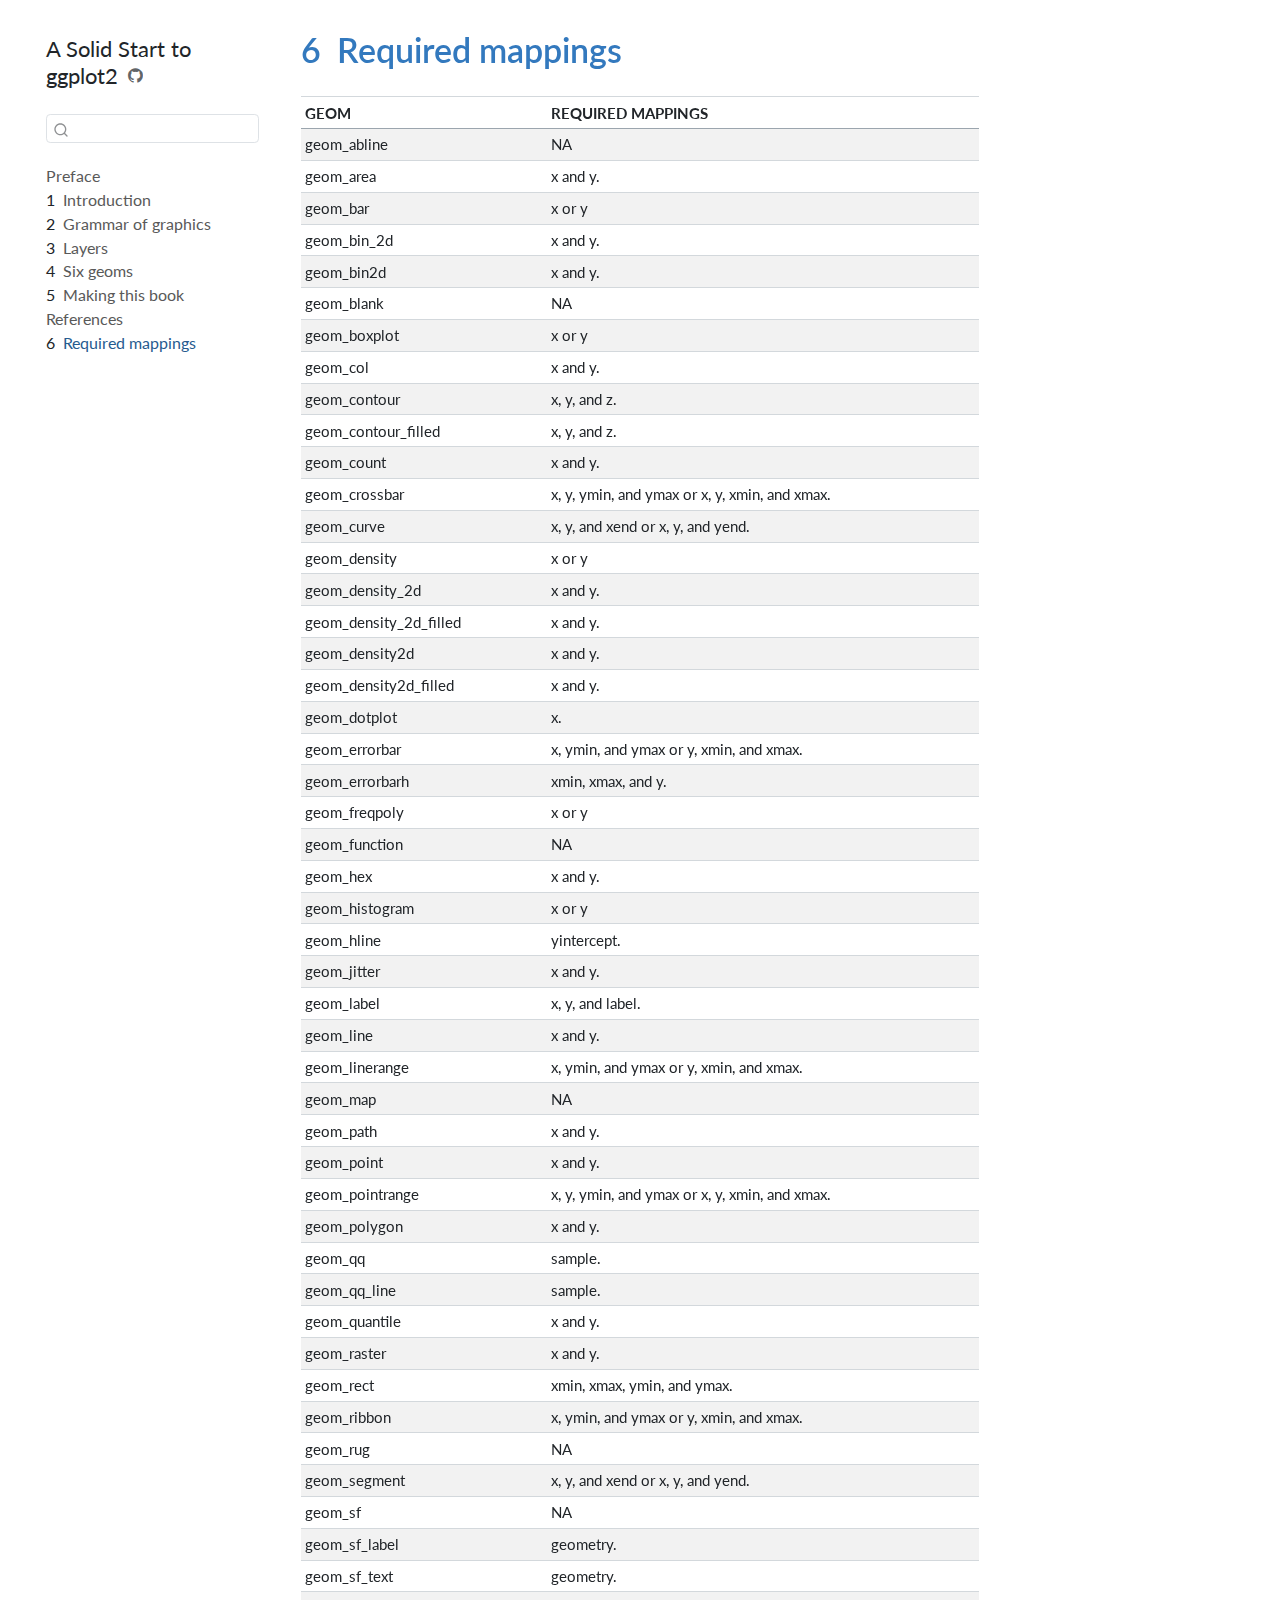
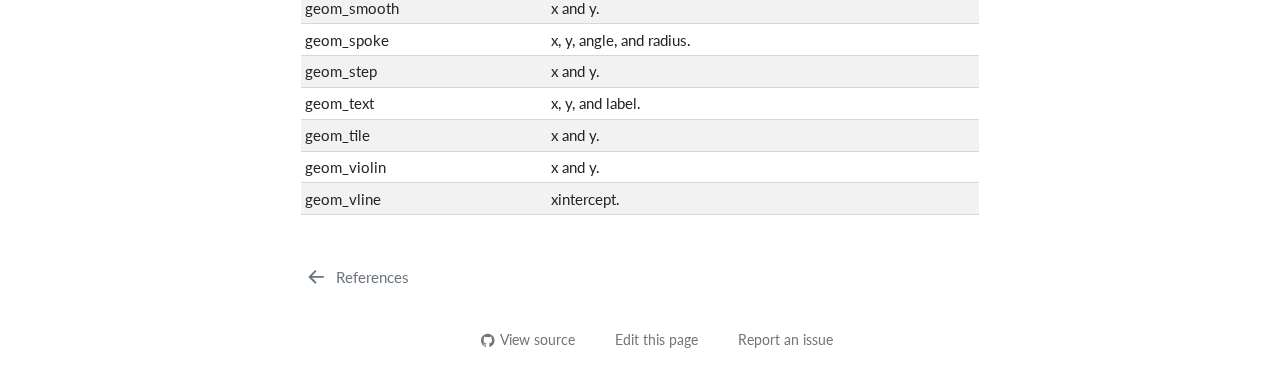
<file: appendix.html>
<!DOCTYPE html>
<html xmlns="http://www.w3.org/1999/xhtml" lang="en" xml:lang="en"><head>

<meta charset="utf-8">
<meta name="generator" content="quarto-1.5.57">

<meta name="viewport" content="width=device-width, initial-scale=1.0, user-scalable=yes">


<title>6&nbsp; Required mappings – A Solid Start to ggplot2</title>
<style>
code{white-space: pre-wrap;}
span.smallcaps{font-variant: small-caps;}
div.columns{display: flex; gap: min(4vw, 1.5em);}
div.column{flex: auto; overflow-x: auto;}
div.hanging-indent{margin-left: 1.5em; text-indent: -1.5em;}
ul.task-list{list-style: none;}
ul.task-list li input[type="checkbox"] {
  width: 0.8em;
  margin: 0 0.8em 0.2em -1em; /* quarto-specific, see https://github.com/quarto-dev/quarto-cli/issues/4556 */ 
  vertical-align: middle;
}
</style>


<script src="site_libs/quarto-nav/quarto-nav.js"></script>
<script src="site_libs/quarto-nav/headroom.min.js"></script>
<script src="site_libs/clipboard/clipboard.min.js"></script>
<script src="site_libs/quarto-search/autocomplete.umd.js"></script>
<script src="site_libs/quarto-search/fuse.min.js"></script>
<script src="site_libs/quarto-search/quarto-search.js"></script>
<meta name="quarto:offset" content="./">
<link href="./references.html" rel="prev">
<script src="site_libs/quarto-html/quarto.js"></script>
<script src="site_libs/quarto-html/popper.min.js"></script>
<script src="site_libs/quarto-html/tippy.umd.min.js"></script>
<script src="site_libs/quarto-html/anchor.min.js"></script>
<link href="site_libs/quarto-html/tippy.css" rel="stylesheet">
<link href="site_libs/quarto-html/quarto-syntax-highlighting.css" rel="stylesheet" id="quarto-text-highlighting-styles">
<script src="site_libs/bootstrap/bootstrap.min.js"></script>
<link href="site_libs/bootstrap/bootstrap-icons.css" rel="stylesheet">
<link href="site_libs/bootstrap/bootstrap.min.css" rel="stylesheet" id="quarto-bootstrap" data-mode="light">
<script id="quarto-search-options" type="application/json">{
  "location": "sidebar",
  "copy-button": false,
  "collapse-after": 3,
  "panel-placement": "start",
  "type": "textbox",
  "limit": 50,
  "keyboard-shortcut": [
    "f",
    "/",
    "s"
  ],
  "show-item-context": false,
  "language": {
    "search-no-results-text": "No results",
    "search-matching-documents-text": "matching documents",
    "search-copy-link-title": "Copy link to search",
    "search-hide-matches-text": "Hide additional matches",
    "search-more-match-text": "more match in this document",
    "search-more-matches-text": "more matches in this document",
    "search-clear-button-title": "Clear",
    "search-text-placeholder": "",
    "search-detached-cancel-button-title": "Cancel",
    "search-submit-button-title": "Submit",
    "search-label": "Search"
  }
}</script>


</head>

<body class="nav-sidebar floating">

<div id="quarto-search-results"></div>
  <header id="quarto-header" class="headroom fixed-top">
  <nav class="quarto-secondary-nav">
    <div class="container-fluid d-flex">
      <button type="button" class="quarto-btn-toggle btn" data-bs-toggle="collapse" role="button" data-bs-target=".quarto-sidebar-collapse-item" aria-controls="quarto-sidebar" aria-expanded="false" aria-label="Toggle sidebar navigation" onclick="if (window.quartoToggleHeadroom) { window.quartoToggleHeadroom(); }">
        <i class="bi bi-layout-text-sidebar-reverse"></i>
      </button>
        <nav class="quarto-page-breadcrumbs" aria-label="breadcrumb"><ol class="breadcrumb"><li class="breadcrumb-item"><a href="./appendix.html"><span class="chapter-number">6</span>&nbsp; <span class="chapter-title">Required mappings</span></a></li></ol></nav>
        <a class="flex-grow-1" role="navigation" data-bs-toggle="collapse" data-bs-target=".quarto-sidebar-collapse-item" aria-controls="quarto-sidebar" aria-expanded="false" aria-label="Toggle sidebar navigation" onclick="if (window.quartoToggleHeadroom) { window.quartoToggleHeadroom(); }">      
        </a>
      <button type="button" class="btn quarto-search-button" aria-label="Search" onclick="window.quartoOpenSearch();">
        <i class="bi bi-search"></i>
      </button>
    </div>
  </nav>
</header>
<!-- content -->
<div id="quarto-content" class="quarto-container page-columns page-rows-contents page-layout-article">
<!-- sidebar -->
  <nav id="quarto-sidebar" class="sidebar collapse collapse-horizontal quarto-sidebar-collapse-item sidebar-navigation floating overflow-auto">
    <div class="pt-lg-2 mt-2 text-left sidebar-header">
    <div class="sidebar-title mb-0 py-0">
      <a href="./">A Solid Start to ggplot2</a> 
        <div class="sidebar-tools-main">
    <a href="https://github.com/jtr13/graphs" title="Source Code" class="quarto-navigation-tool px-1" aria-label="Source Code"><i class="bi bi-github"></i></a>
</div>
    </div>
      </div>
        <div class="mt-2 flex-shrink-0 align-items-center">
        <div class="sidebar-search">
        <div id="quarto-search" class="" title="Search"></div>
        </div>
        </div>
    <div class="sidebar-menu-container"> 
    <ul class="list-unstyled mt-1">
        <li class="sidebar-item">
  <div class="sidebar-item-container"> 
  <a href="./index.html" class="sidebar-item-text sidebar-link">
 <span class="menu-text">Preface</span></a>
  </div>
</li>
        <li class="sidebar-item">
  <div class="sidebar-item-container"> 
  <a href="./intro.html" class="sidebar-item-text sidebar-link">
 <span class="menu-text"><span class="chapter-number">1</span>&nbsp; <span class="chapter-title">Introduction</span></span></a>
  </div>
</li>
        <li class="sidebar-item">
  <div class="sidebar-item-container"> 
  <a href="./grammar.html" class="sidebar-item-text sidebar-link">
 <span class="menu-text"><span class="chapter-number">2</span>&nbsp; <span class="chapter-title">Grammar of graphics</span></span></a>
  </div>
</li>
        <li class="sidebar-item">
  <div class="sidebar-item-container"> 
  <a href="./layers.html" class="sidebar-item-text sidebar-link">
 <span class="menu-text"><span class="chapter-number">3</span>&nbsp; <span class="chapter-title">Layers</span></span></a>
  </div>
</li>
        <li class="sidebar-item">
  <div class="sidebar-item-container"> 
  <a href="./geoms.html" class="sidebar-item-text sidebar-link">
 <span class="menu-text"><span class="chapter-number">4</span>&nbsp; <span class="chapter-title">Six geoms</span></span></a>
  </div>
</li>
        <li class="sidebar-item">
  <div class="sidebar-item-container"> 
  <a href="./acknowledgments.html" class="sidebar-item-text sidebar-link">
 <span class="menu-text"><span class="chapter-number">5</span>&nbsp; <span class="chapter-title">Making this book</span></span></a>
  </div>
</li>
        <li class="sidebar-item">
  <div class="sidebar-item-container"> 
  <a href="./references.html" class="sidebar-item-text sidebar-link">
 <span class="menu-text">References</span></a>
  </div>
</li>
        <li class="sidebar-item">
  <div class="sidebar-item-container"> 
  <a href="./appendix.html" class="sidebar-item-text sidebar-link active">
 <span class="menu-text"><span class="chapter-number">6</span>&nbsp; <span class="chapter-title">Required mappings</span></span></a>
  </div>
</li>
    </ul>
    </div>
</nav>
<div id="quarto-sidebar-glass" class="quarto-sidebar-collapse-item" data-bs-toggle="collapse" data-bs-target=".quarto-sidebar-collapse-item"></div>
<!-- margin-sidebar -->
    <div id="quarto-margin-sidebar" class="sidebar margin-sidebar zindex-bottom">
        
    </div>
<!-- main -->
<main class="content" id="quarto-document-content">

<header id="title-block-header" class="quarto-title-block default">
<div class="quarto-title">
<h1 class="title"><span class="chapter-number">6</span>&nbsp; <span class="chapter-title">Required mappings</span></h1>
</div>



<div class="quarto-title-meta">

    
  
    
  </div>
  


</header>


<div class="cell" data-layout-align="center">
<div class="cell-output-display">
<table class="caption-top table table-sm table-striped small">
<thead>
<tr class="header">
<th style="text-align: left;">GEOM</th>
<th style="text-align: left;">REQUIRED MAPPINGS</th>
</tr>
</thead>
<tbody>
<tr class="odd">
<td style="text-align: left;">geom_abline</td>
<td style="text-align: left;">NA</td>
</tr>
<tr class="even">
<td style="text-align: left;">geom_area</td>
<td style="text-align: left;">x and y.</td>
</tr>
<tr class="odd">
<td style="text-align: left;">geom_bar</td>
<td style="text-align: left;">x or y</td>
</tr>
<tr class="even">
<td style="text-align: left;">geom_bin_2d</td>
<td style="text-align: left;">x and y.</td>
</tr>
<tr class="odd">
<td style="text-align: left;">geom_bin2d</td>
<td style="text-align: left;">x and y.</td>
</tr>
<tr class="even">
<td style="text-align: left;">geom_blank</td>
<td style="text-align: left;">NA</td>
</tr>
<tr class="odd">
<td style="text-align: left;">geom_boxplot</td>
<td style="text-align: left;">x or y</td>
</tr>
<tr class="even">
<td style="text-align: left;">geom_col</td>
<td style="text-align: left;">x and y.</td>
</tr>
<tr class="odd">
<td style="text-align: left;">geom_contour</td>
<td style="text-align: left;">x, y, and z.</td>
</tr>
<tr class="even">
<td style="text-align: left;">geom_contour_filled</td>
<td style="text-align: left;">x, y, and z.</td>
</tr>
<tr class="odd">
<td style="text-align: left;">geom_count</td>
<td style="text-align: left;">x and y.</td>
</tr>
<tr class="even">
<td style="text-align: left;">geom_crossbar</td>
<td style="text-align: left;">x, y, ymin, and ymax or x, y, xmin, and xmax.</td>
</tr>
<tr class="odd">
<td style="text-align: left;">geom_curve</td>
<td style="text-align: left;">x, y, and xend or x, y, and yend.</td>
</tr>
<tr class="even">
<td style="text-align: left;">geom_density</td>
<td style="text-align: left;">x or y</td>
</tr>
<tr class="odd">
<td style="text-align: left;">geom_density_2d</td>
<td style="text-align: left;">x and y.</td>
</tr>
<tr class="even">
<td style="text-align: left;">geom_density_2d_filled</td>
<td style="text-align: left;">x and y.</td>
</tr>
<tr class="odd">
<td style="text-align: left;">geom_density2d</td>
<td style="text-align: left;">x and y.</td>
</tr>
<tr class="even">
<td style="text-align: left;">geom_density2d_filled</td>
<td style="text-align: left;">x and y.</td>
</tr>
<tr class="odd">
<td style="text-align: left;">geom_dotplot</td>
<td style="text-align: left;">x.</td>
</tr>
<tr class="even">
<td style="text-align: left;">geom_errorbar</td>
<td style="text-align: left;">x, ymin, and ymax or y, xmin, and xmax.</td>
</tr>
<tr class="odd">
<td style="text-align: left;">geom_errorbarh</td>
<td style="text-align: left;">xmin, xmax, and y.</td>
</tr>
<tr class="even">
<td style="text-align: left;">geom_freqpoly</td>
<td style="text-align: left;">x or y</td>
</tr>
<tr class="odd">
<td style="text-align: left;">geom_function</td>
<td style="text-align: left;">NA</td>
</tr>
<tr class="even">
<td style="text-align: left;">geom_hex</td>
<td style="text-align: left;">x and y.</td>
</tr>
<tr class="odd">
<td style="text-align: left;">geom_histogram</td>
<td style="text-align: left;">x or y</td>
</tr>
<tr class="even">
<td style="text-align: left;">geom_hline</td>
<td style="text-align: left;">yintercept.</td>
</tr>
<tr class="odd">
<td style="text-align: left;">geom_jitter</td>
<td style="text-align: left;">x and y.</td>
</tr>
<tr class="even">
<td style="text-align: left;">geom_label</td>
<td style="text-align: left;">x, y, and label.</td>
</tr>
<tr class="odd">
<td style="text-align: left;">geom_line</td>
<td style="text-align: left;">x and y.</td>
</tr>
<tr class="even">
<td style="text-align: left;">geom_linerange</td>
<td style="text-align: left;">x, ymin, and ymax or y, xmin, and xmax.</td>
</tr>
<tr class="odd">
<td style="text-align: left;">geom_map</td>
<td style="text-align: left;">NA</td>
</tr>
<tr class="even">
<td style="text-align: left;">geom_path</td>
<td style="text-align: left;">x and y.</td>
</tr>
<tr class="odd">
<td style="text-align: left;">geom_point</td>
<td style="text-align: left;">x and y.</td>
</tr>
<tr class="even">
<td style="text-align: left;">geom_pointrange</td>
<td style="text-align: left;">x, y, ymin, and ymax or x, y, xmin, and xmax.</td>
</tr>
<tr class="odd">
<td style="text-align: left;">geom_polygon</td>
<td style="text-align: left;">x and y.</td>
</tr>
<tr class="even">
<td style="text-align: left;">geom_qq</td>
<td style="text-align: left;">sample.</td>
</tr>
<tr class="odd">
<td style="text-align: left;">geom_qq_line</td>
<td style="text-align: left;">sample.</td>
</tr>
<tr class="even">
<td style="text-align: left;">geom_quantile</td>
<td style="text-align: left;">x and y.</td>
</tr>
<tr class="odd">
<td style="text-align: left;">geom_raster</td>
<td style="text-align: left;">x and y.</td>
</tr>
<tr class="even">
<td style="text-align: left;">geom_rect</td>
<td style="text-align: left;">xmin, xmax, ymin, and ymax.</td>
</tr>
<tr class="odd">
<td style="text-align: left;">geom_ribbon</td>
<td style="text-align: left;">x, ymin, and ymax or y, xmin, and xmax.</td>
</tr>
<tr class="even">
<td style="text-align: left;">geom_rug</td>
<td style="text-align: left;">NA</td>
</tr>
<tr class="odd">
<td style="text-align: left;">geom_segment</td>
<td style="text-align: left;">x, y, and xend or x, y, and yend.</td>
</tr>
<tr class="even">
<td style="text-align: left;">geom_sf</td>
<td style="text-align: left;">NA</td>
</tr>
<tr class="odd">
<td style="text-align: left;">geom_sf_label</td>
<td style="text-align: left;">geometry.</td>
</tr>
<tr class="even">
<td style="text-align: left;">geom_sf_text</td>
<td style="text-align: left;">geometry.</td>
</tr>
<tr class="odd">
<td style="text-align: left;">geom_smooth</td>
<td style="text-align: left;">x and y.</td>
</tr>
<tr class="even">
<td style="text-align: left;">geom_spoke</td>
<td style="text-align: left;">x, y, angle, and radius.</td>
</tr>
<tr class="odd">
<td style="text-align: left;">geom_step</td>
<td style="text-align: left;">x and y.</td>
</tr>
<tr class="even">
<td style="text-align: left;">geom_text</td>
<td style="text-align: left;">x, y, and label.</td>
</tr>
<tr class="odd">
<td style="text-align: left;">geom_tile</td>
<td style="text-align: left;">x and y.</td>
</tr>
<tr class="even">
<td style="text-align: left;">geom_violin</td>
<td style="text-align: left;">x and y.</td>
</tr>
<tr class="odd">
<td style="text-align: left;">geom_vline</td>
<td style="text-align: left;">xintercept.</td>
</tr>
</tbody>
</table>
</div>
</div>



</main> <!-- /main -->
<script id="quarto-html-after-body" type="application/javascript">
window.document.addEventListener("DOMContentLoaded", function (event) {
  const toggleBodyColorMode = (bsSheetEl) => {
    const mode = bsSheetEl.getAttribute("data-mode");
    const bodyEl = window.document.querySelector("body");
    if (mode === "dark") {
      bodyEl.classList.add("quarto-dark");
      bodyEl.classList.remove("quarto-light");
    } else {
      bodyEl.classList.add("quarto-light");
      bodyEl.classList.remove("quarto-dark");
    }
  }
  const toggleBodyColorPrimary = () => {
    const bsSheetEl = window.document.querySelector("link#quarto-bootstrap");
    if (bsSheetEl) {
      toggleBodyColorMode(bsSheetEl);
    }
  }
  toggleBodyColorPrimary();  
  const icon = "";
  const anchorJS = new window.AnchorJS();
  anchorJS.options = {
    placement: 'right',
    icon: icon
  };
  anchorJS.add('.anchored');
  const isCodeAnnotation = (el) => {
    for (const clz of el.classList) {
      if (clz.startsWith('code-annotation-')) {                     
        return true;
      }
    }
    return false;
  }
  const onCopySuccess = function(e) {
    // button target
    const button = e.trigger;
    // don't keep focus
    button.blur();
    // flash "checked"
    button.classList.add('code-copy-button-checked');
    var currentTitle = button.getAttribute("title");
    button.setAttribute("title", "Copied!");
    let tooltip;
    if (window.bootstrap) {
      button.setAttribute("data-bs-toggle", "tooltip");
      button.setAttribute("data-bs-placement", "left");
      button.setAttribute("data-bs-title", "Copied!");
      tooltip = new bootstrap.Tooltip(button, 
        { trigger: "manual", 
          customClass: "code-copy-button-tooltip",
          offset: [0, -8]});
      tooltip.show();    
    }
    setTimeout(function() {
      if (tooltip) {
        tooltip.hide();
        button.removeAttribute("data-bs-title");
        button.removeAttribute("data-bs-toggle");
        button.removeAttribute("data-bs-placement");
      }
      button.setAttribute("title", currentTitle);
      button.classList.remove('code-copy-button-checked');
    }, 1000);
    // clear code selection
    e.clearSelection();
  }
  const getTextToCopy = function(trigger) {
      const codeEl = trigger.previousElementSibling.cloneNode(true);
      for (const childEl of codeEl.children) {
        if (isCodeAnnotation(childEl)) {
          childEl.remove();
        }
      }
      return codeEl.innerText;
  }
  const clipboard = new window.ClipboardJS('.code-copy-button:not([data-in-quarto-modal])', {
    text: getTextToCopy
  });
  clipboard.on('success', onCopySuccess);
  if (window.document.getElementById('quarto-embedded-source-code-modal')) {
    // For code content inside modals, clipBoardJS needs to be initialized with a container option
    // TODO: Check when it could be a function (https://github.com/zenorocha/clipboard.js/issues/860)
    const clipboardModal = new window.ClipboardJS('.code-copy-button[data-in-quarto-modal]', {
      text: getTextToCopy,
      container: window.document.getElementById('quarto-embedded-source-code-modal')
    });
    clipboardModal.on('success', onCopySuccess);
  }
    var localhostRegex = new RegExp(/^(?:http|https):\/\/localhost\:?[0-9]*\//);
    var mailtoRegex = new RegExp(/^mailto:/);
      var filterRegex = new RegExp("https:\/\/jtr13\.github\.io\/graphs");
    var isInternal = (href) => {
        return filterRegex.test(href) || localhostRegex.test(href) || mailtoRegex.test(href);
    }
    // Inspect non-navigation links and adorn them if external
 	var links = window.document.querySelectorAll('a[href]:not(.nav-link):not(.navbar-brand):not(.toc-action):not(.sidebar-link):not(.sidebar-item-toggle):not(.pagination-link):not(.no-external):not([aria-hidden]):not(.dropdown-item):not(.quarto-navigation-tool):not(.about-link)');
    for (var i=0; i<links.length; i++) {
      const link = links[i];
      if (!isInternal(link.href)) {
        // undo the damage that might have been done by quarto-nav.js in the case of
        // links that we want to consider external
        if (link.dataset.originalHref !== undefined) {
          link.href = link.dataset.originalHref;
        }
      }
    }
  function tippyHover(el, contentFn, onTriggerFn, onUntriggerFn) {
    const config = {
      allowHTML: true,
      maxWidth: 500,
      delay: 100,
      arrow: false,
      appendTo: function(el) {
          return el.parentElement;
      },
      interactive: true,
      interactiveBorder: 10,
      theme: 'quarto',
      placement: 'bottom-start',
    };
    if (contentFn) {
      config.content = contentFn;
    }
    if (onTriggerFn) {
      config.onTrigger = onTriggerFn;
    }
    if (onUntriggerFn) {
      config.onUntrigger = onUntriggerFn;
    }
    window.tippy(el, config); 
  }
  const noterefs = window.document.querySelectorAll('a[role="doc-noteref"]');
  for (var i=0; i<noterefs.length; i++) {
    const ref = noterefs[i];
    tippyHover(ref, function() {
      // use id or data attribute instead here
      let href = ref.getAttribute('data-footnote-href') || ref.getAttribute('href');
      try { href = new URL(href).hash; } catch {}
      const id = href.replace(/^#\/?/, "");
      const note = window.document.getElementById(id);
      if (note) {
        return note.innerHTML;
      } else {
        return "";
      }
    });
  }
  const xrefs = window.document.querySelectorAll('a.quarto-xref');
  const processXRef = (id, note) => {
    // Strip column container classes
    const stripColumnClz = (el) => {
      el.classList.remove("page-full", "page-columns");
      if (el.children) {
        for (const child of el.children) {
          stripColumnClz(child);
        }
      }
    }
    stripColumnClz(note)
    if (id === null || id.startsWith('sec-')) {
      // Special case sections, only their first couple elements
      const container = document.createElement("div");
      if (note.children && note.children.length > 2) {
        container.appendChild(note.children[0].cloneNode(true));
        for (let i = 1; i < note.children.length; i++) {
          const child = note.children[i];
          if (child.tagName === "P" && child.innerText === "") {
            continue;
          } else {
            container.appendChild(child.cloneNode(true));
            break;
          }
        }
        if (window.Quarto?.typesetMath) {
          window.Quarto.typesetMath(container);
        }
        return container.innerHTML
      } else {
        if (window.Quarto?.typesetMath) {
          window.Quarto.typesetMath(note);
        }
        return note.innerHTML;
      }
    } else {
      // Remove any anchor links if they are present
      const anchorLink = note.querySelector('a.anchorjs-link');
      if (anchorLink) {
        anchorLink.remove();
      }
      if (window.Quarto?.typesetMath) {
        window.Quarto.typesetMath(note);
      }
      // TODO in 1.5, we should make sure this works without a callout special case
      if (note.classList.contains("callout")) {
        return note.outerHTML;
      } else {
        return note.innerHTML;
      }
    }
  }
  for (var i=0; i<xrefs.length; i++) {
    const xref = xrefs[i];
    tippyHover(xref, undefined, function(instance) {
      instance.disable();
      let url = xref.getAttribute('href');
      let hash = undefined; 
      if (url.startsWith('#')) {
        hash = url;
      } else {
        try { hash = new URL(url).hash; } catch {}
      }
      if (hash) {
        const id = hash.replace(/^#\/?/, "");
        const note = window.document.getElementById(id);
        if (note !== null) {
          try {
            const html = processXRef(id, note.cloneNode(true));
            instance.setContent(html);
          } finally {
            instance.enable();
            instance.show();
          }
        } else {
          // See if we can fetch this
          fetch(url.split('#')[0])
          .then(res => res.text())
          .then(html => {
            const parser = new DOMParser();
            const htmlDoc = parser.parseFromString(html, "text/html");
            const note = htmlDoc.getElementById(id);
            if (note !== null) {
              const html = processXRef(id, note);
              instance.setContent(html);
            } 
          }).finally(() => {
            instance.enable();
            instance.show();
          });
        }
      } else {
        // See if we can fetch a full url (with no hash to target)
        // This is a special case and we should probably do some content thinning / targeting
        fetch(url)
        .then(res => res.text())
        .then(html => {
          const parser = new DOMParser();
          const htmlDoc = parser.parseFromString(html, "text/html");
          const note = htmlDoc.querySelector('main.content');
          if (note !== null) {
            // This should only happen for chapter cross references
            // (since there is no id in the URL)
            // remove the first header
            if (note.children.length > 0 && note.children[0].tagName === "HEADER") {
              note.children[0].remove();
            }
            const html = processXRef(null, note);
            instance.setContent(html);
          } 
        }).finally(() => {
          instance.enable();
          instance.show();
        });
      }
    }, function(instance) {
    });
  }
      let selectedAnnoteEl;
      const selectorForAnnotation = ( cell, annotation) => {
        let cellAttr = 'data-code-cell="' + cell + '"';
        let lineAttr = 'data-code-annotation="' +  annotation + '"';
        const selector = 'span[' + cellAttr + '][' + lineAttr + ']';
        return selector;
      }
      const selectCodeLines = (annoteEl) => {
        const doc = window.document;
        const targetCell = annoteEl.getAttribute("data-target-cell");
        const targetAnnotation = annoteEl.getAttribute("data-target-annotation");
        const annoteSpan = window.document.querySelector(selectorForAnnotation(targetCell, targetAnnotation));
        const lines = annoteSpan.getAttribute("data-code-lines").split(",");
        const lineIds = lines.map((line) => {
          return targetCell + "-" + line;
        })
        let top = null;
        let height = null;
        let parent = null;
        if (lineIds.length > 0) {
            //compute the position of the single el (top and bottom and make a div)
            const el = window.document.getElementById(lineIds[0]);
            top = el.offsetTop;
            height = el.offsetHeight;
            parent = el.parentElement.parentElement;
          if (lineIds.length > 1) {
            const lastEl = window.document.getElementById(lineIds[lineIds.length - 1]);
            const bottom = lastEl.offsetTop + lastEl.offsetHeight;
            height = bottom - top;
          }
          if (top !== null && height !== null && parent !== null) {
            // cook up a div (if necessary) and position it 
            let div = window.document.getElementById("code-annotation-line-highlight");
            if (div === null) {
              div = window.document.createElement("div");
              div.setAttribute("id", "code-annotation-line-highlight");
              div.style.position = 'absolute';
              parent.appendChild(div);
            }
            div.style.top = top - 2 + "px";
            div.style.height = height + 4 + "px";
            div.style.left = 0;
            let gutterDiv = window.document.getElementById("code-annotation-line-highlight-gutter");
            if (gutterDiv === null) {
              gutterDiv = window.document.createElement("div");
              gutterDiv.setAttribute("id", "code-annotation-line-highlight-gutter");
              gutterDiv.style.position = 'absolute';
              const codeCell = window.document.getElementById(targetCell);
              const gutter = codeCell.querySelector('.code-annotation-gutter');
              gutter.appendChild(gutterDiv);
            }
            gutterDiv.style.top = top - 2 + "px";
            gutterDiv.style.height = height + 4 + "px";
          }
          selectedAnnoteEl = annoteEl;
        }
      };
      const unselectCodeLines = () => {
        const elementsIds = ["code-annotation-line-highlight", "code-annotation-line-highlight-gutter"];
        elementsIds.forEach((elId) => {
          const div = window.document.getElementById(elId);
          if (div) {
            div.remove();
          }
        });
        selectedAnnoteEl = undefined;
      };
        // Handle positioning of the toggle
    window.addEventListener(
      "resize",
      throttle(() => {
        elRect = undefined;
        if (selectedAnnoteEl) {
          selectCodeLines(selectedAnnoteEl);
        }
      }, 10)
    );
    function throttle(fn, ms) {
    let throttle = false;
    let timer;
      return (...args) => {
        if(!throttle) { // first call gets through
            fn.apply(this, args);
            throttle = true;
        } else { // all the others get throttled
            if(timer) clearTimeout(timer); // cancel #2
            timer = setTimeout(() => {
              fn.apply(this, args);
              timer = throttle = false;
            }, ms);
        }
      };
    }
      // Attach click handler to the DT
      const annoteDls = window.document.querySelectorAll('dt[data-target-cell]');
      for (const annoteDlNode of annoteDls) {
        annoteDlNode.addEventListener('click', (event) => {
          const clickedEl = event.target;
          if (clickedEl !== selectedAnnoteEl) {
            unselectCodeLines();
            const activeEl = window.document.querySelector('dt[data-target-cell].code-annotation-active');
            if (activeEl) {
              activeEl.classList.remove('code-annotation-active');
            }
            selectCodeLines(clickedEl);
            clickedEl.classList.add('code-annotation-active');
          } else {
            // Unselect the line
            unselectCodeLines();
            clickedEl.classList.remove('code-annotation-active');
          }
        });
      }
  const findCites = (el) => {
    const parentEl = el.parentElement;
    if (parentEl) {
      const cites = parentEl.dataset.cites;
      if (cites) {
        return {
          el,
          cites: cites.split(' ')
        };
      } else {
        return findCites(el.parentElement)
      }
    } else {
      return undefined;
    }
  };
  var bibliorefs = window.document.querySelectorAll('a[role="doc-biblioref"]');
  for (var i=0; i<bibliorefs.length; i++) {
    const ref = bibliorefs[i];
    const citeInfo = findCites(ref);
    if (citeInfo) {
      tippyHover(citeInfo.el, function() {
        var popup = window.document.createElement('div');
        citeInfo.cites.forEach(function(cite) {
          var citeDiv = window.document.createElement('div');
          citeDiv.classList.add('hanging-indent');
          citeDiv.classList.add('csl-entry');
          var biblioDiv = window.document.getElementById('ref-' + cite);
          if (biblioDiv) {
            citeDiv.innerHTML = biblioDiv.innerHTML;
          }
          popup.appendChild(citeDiv);
        });
        return popup.innerHTML;
      });
    }
  }
});
</script>
<nav class="page-navigation">
  <div class="nav-page nav-page-previous">
      <a href="./references.html" class="pagination-link" aria-label="References">
        <i class="bi bi-arrow-left-short"></i> <span class="nav-page-text">References</span>
      </a>          
  </div>
  <div class="nav-page nav-page-next">
  </div>
</nav>
</div> <!-- /content -->




<footer class="footer"><div class="nav-footer"><div class="nav-footer-center"><div class="toc-actions"><ul><li><a href="https://github.com/jtr13/graphs/blob/main/appendix.qmd" class="toc-action"><i class="bi bi-github"></i>View source</a></li><li><a href="https://github.com/jtr13/graphs/edit/main/appendix.qmd" class="toc-action"><i class="bi empty"></i>Edit this page</a></li><li><a href="https://github.com/jtr13/graphs/issues/new" class="toc-action"><i class="bi empty"></i>Report an issue</a></li></ul></div></div></div></footer></body></html>
</file>
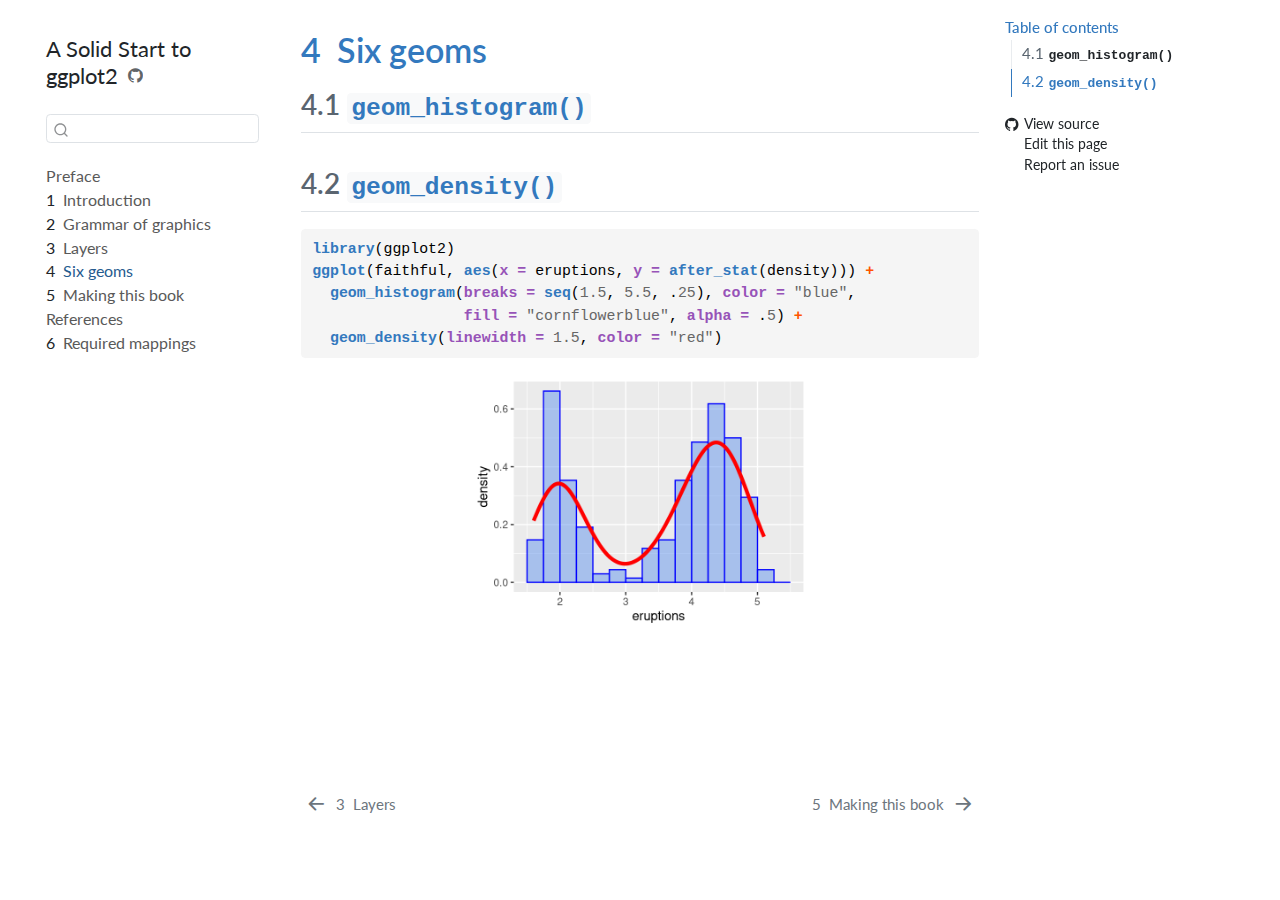
<file: geoms.html>
<!DOCTYPE html>
<html xmlns="http://www.w3.org/1999/xhtml" lang="en" xml:lang="en"><head>

<meta charset="utf-8">
<meta name="generator" content="quarto-1.5.57">

<meta name="viewport" content="width=device-width, initial-scale=1.0, user-scalable=yes">


<title>4&nbsp; Six geoms – A Solid Start to ggplot2</title>
<style>
code{white-space: pre-wrap;}
span.smallcaps{font-variant: small-caps;}
div.columns{display: flex; gap: min(4vw, 1.5em);}
div.column{flex: auto; overflow-x: auto;}
div.hanging-indent{margin-left: 1.5em; text-indent: -1.5em;}
ul.task-list{list-style: none;}
ul.task-list li input[type="checkbox"] {
  width: 0.8em;
  margin: 0 0.8em 0.2em -1em; /* quarto-specific, see https://github.com/quarto-dev/quarto-cli/issues/4556 */ 
  vertical-align: middle;
}
/* CSS for syntax highlighting */
pre > code.sourceCode { white-space: pre; position: relative; }
pre > code.sourceCode > span { line-height: 1.25; }
pre > code.sourceCode > span:empty { height: 1.2em; }
.sourceCode { overflow: visible; }
code.sourceCode > span { color: inherit; text-decoration: inherit; }
div.sourceCode { margin: 1em 0; }
pre.sourceCode { margin: 0; }
@media screen {
div.sourceCode { overflow: auto; }
}
@media print {
pre > code.sourceCode { white-space: pre-wrap; }
pre > code.sourceCode > span { display: inline-block; text-indent: -5em; padding-left: 5em; }
}
pre.numberSource code
  { counter-reset: source-line 0; }
pre.numberSource code > span
  { position: relative; left: -4em; counter-increment: source-line; }
pre.numberSource code > span > a:first-child::before
  { content: counter(source-line);
    position: relative; left: -1em; text-align: right; vertical-align: baseline;
    border: none; display: inline-block;
    -webkit-touch-callout: none; -webkit-user-select: none;
    -khtml-user-select: none; -moz-user-select: none;
    -ms-user-select: none; user-select: none;
    padding: 0 4px; width: 4em;
  }
pre.numberSource { margin-left: 3em;  padding-left: 4px; }
div.sourceCode
  {   }
@media screen {
pre > code.sourceCode > span > a:first-child::before { text-decoration: underline; }
}
</style>


<script src="site_libs/quarto-nav/quarto-nav.js"></script>
<script src="site_libs/quarto-nav/headroom.min.js"></script>
<script src="site_libs/clipboard/clipboard.min.js"></script>
<script src="site_libs/quarto-search/autocomplete.umd.js"></script>
<script src="site_libs/quarto-search/fuse.min.js"></script>
<script src="site_libs/quarto-search/quarto-search.js"></script>
<meta name="quarto:offset" content="./">
<link href="./acknowledgments.html" rel="next">
<link href="./layers.html" rel="prev">
<script src="site_libs/quarto-html/quarto.js"></script>
<script src="site_libs/quarto-html/popper.min.js"></script>
<script src="site_libs/quarto-html/tippy.umd.min.js"></script>
<script src="site_libs/quarto-html/anchor.min.js"></script>
<link href="site_libs/quarto-html/tippy.css" rel="stylesheet">
<link href="site_libs/quarto-html/quarto-syntax-highlighting.css" rel="stylesheet" id="quarto-text-highlighting-styles">
<script src="site_libs/bootstrap/bootstrap.min.js"></script>
<link href="site_libs/bootstrap/bootstrap-icons.css" rel="stylesheet">
<link href="site_libs/bootstrap/bootstrap.min.css" rel="stylesheet" id="quarto-bootstrap" data-mode="light">
<script id="quarto-search-options" type="application/json">{
  "location": "sidebar",
  "copy-button": false,
  "collapse-after": 3,
  "panel-placement": "start",
  "type": "textbox",
  "limit": 50,
  "keyboard-shortcut": [
    "f",
    "/",
    "s"
  ],
  "show-item-context": false,
  "language": {
    "search-no-results-text": "No results",
    "search-matching-documents-text": "matching documents",
    "search-copy-link-title": "Copy link to search",
    "search-hide-matches-text": "Hide additional matches",
    "search-more-match-text": "more match in this document",
    "search-more-matches-text": "more matches in this document",
    "search-clear-button-title": "Clear",
    "search-text-placeholder": "",
    "search-detached-cancel-button-title": "Cancel",
    "search-submit-button-title": "Submit",
    "search-label": "Search"
  }
}</script>


</head>

<body class="nav-sidebar floating">

<div id="quarto-search-results"></div>
  <header id="quarto-header" class="headroom fixed-top">
  <nav class="quarto-secondary-nav">
    <div class="container-fluid d-flex">
      <button type="button" class="quarto-btn-toggle btn" data-bs-toggle="collapse" role="button" data-bs-target=".quarto-sidebar-collapse-item" aria-controls="quarto-sidebar" aria-expanded="false" aria-label="Toggle sidebar navigation" onclick="if (window.quartoToggleHeadroom) { window.quartoToggleHeadroom(); }">
        <i class="bi bi-layout-text-sidebar-reverse"></i>
      </button>
        <nav class="quarto-page-breadcrumbs" aria-label="breadcrumb"><ol class="breadcrumb"><li class="breadcrumb-item"><a href="./geoms.html"><span class="chapter-number">4</span>&nbsp; <span class="chapter-title">Six geoms</span></a></li></ol></nav>
        <a class="flex-grow-1" role="navigation" data-bs-toggle="collapse" data-bs-target=".quarto-sidebar-collapse-item" aria-controls="quarto-sidebar" aria-expanded="false" aria-label="Toggle sidebar navigation" onclick="if (window.quartoToggleHeadroom) { window.quartoToggleHeadroom(); }">      
        </a>
      <button type="button" class="btn quarto-search-button" aria-label="Search" onclick="window.quartoOpenSearch();">
        <i class="bi bi-search"></i>
      </button>
    </div>
  </nav>
</header>
<!-- content -->
<div id="quarto-content" class="quarto-container page-columns page-rows-contents page-layout-article">
<!-- sidebar -->
  <nav id="quarto-sidebar" class="sidebar collapse collapse-horizontal quarto-sidebar-collapse-item sidebar-navigation floating overflow-auto">
    <div class="pt-lg-2 mt-2 text-left sidebar-header">
    <div class="sidebar-title mb-0 py-0">
      <a href="./">A Solid Start to ggplot2</a> 
        <div class="sidebar-tools-main">
    <a href="https://github.com/jtr13/graphs" title="Source Code" class="quarto-navigation-tool px-1" aria-label="Source Code"><i class="bi bi-github"></i></a>
</div>
    </div>
      </div>
        <div class="mt-2 flex-shrink-0 align-items-center">
        <div class="sidebar-search">
        <div id="quarto-search" class="" title="Search"></div>
        </div>
        </div>
    <div class="sidebar-menu-container"> 
    <ul class="list-unstyled mt-1">
        <li class="sidebar-item">
  <div class="sidebar-item-container"> 
  <a href="./index.html" class="sidebar-item-text sidebar-link">
 <span class="menu-text">Preface</span></a>
  </div>
</li>
        <li class="sidebar-item">
  <div class="sidebar-item-container"> 
  <a href="./intro.html" class="sidebar-item-text sidebar-link">
 <span class="menu-text"><span class="chapter-number">1</span>&nbsp; <span class="chapter-title">Introduction</span></span></a>
  </div>
</li>
        <li class="sidebar-item">
  <div class="sidebar-item-container"> 
  <a href="./grammar.html" class="sidebar-item-text sidebar-link">
 <span class="menu-text"><span class="chapter-number">2</span>&nbsp; <span class="chapter-title">Grammar of graphics</span></span></a>
  </div>
</li>
        <li class="sidebar-item">
  <div class="sidebar-item-container"> 
  <a href="./layers.html" class="sidebar-item-text sidebar-link">
 <span class="menu-text"><span class="chapter-number">3</span>&nbsp; <span class="chapter-title">Layers</span></span></a>
  </div>
</li>
        <li class="sidebar-item">
  <div class="sidebar-item-container"> 
  <a href="./geoms.html" class="sidebar-item-text sidebar-link active">
 <span class="menu-text"><span class="chapter-number">4</span>&nbsp; <span class="chapter-title">Six geoms</span></span></a>
  </div>
</li>
        <li class="sidebar-item">
  <div class="sidebar-item-container"> 
  <a href="./acknowledgments.html" class="sidebar-item-text sidebar-link">
 <span class="menu-text"><span class="chapter-number">5</span>&nbsp; <span class="chapter-title">Making this book</span></span></a>
  </div>
</li>
        <li class="sidebar-item">
  <div class="sidebar-item-container"> 
  <a href="./references.html" class="sidebar-item-text sidebar-link">
 <span class="menu-text">References</span></a>
  </div>
</li>
        <li class="sidebar-item">
  <div class="sidebar-item-container"> 
  <a href="./appendix.html" class="sidebar-item-text sidebar-link">
 <span class="menu-text"><span class="chapter-number">6</span>&nbsp; <span class="chapter-title">Required mappings</span></span></a>
  </div>
</li>
    </ul>
    </div>
</nav>
<div id="quarto-sidebar-glass" class="quarto-sidebar-collapse-item" data-bs-toggle="collapse" data-bs-target=".quarto-sidebar-collapse-item"></div>
<!-- margin-sidebar -->
    <div id="quarto-margin-sidebar" class="sidebar margin-sidebar">
        <nav id="TOC" role="doc-toc" class="toc-active">
    <h2 id="toc-title">Table of contents</h2>
   
  <ul>
  <li><a href="#geom_histogram" id="toc-geom_histogram" class="nav-link active" data-scroll-target="#geom_histogram"><span class="header-section-number">4.1</span> <code>geom_histogram()</code></a></li>
  <li><a href="#geom_density" id="toc-geom_density" class="nav-link" data-scroll-target="#geom_density"><span class="header-section-number">4.2</span> <code>geom_density()</code></a></li>
  </ul>
<div class="toc-actions"><ul><li><a href="https://github.com/jtr13/graphs/blob/main/geoms.qmd" class="toc-action"><i class="bi bi-github"></i>View source</a></li><li><a href="https://github.com/jtr13/graphs/edit/main/geoms.qmd" class="toc-action"><i class="bi empty"></i>Edit this page</a></li><li><a href="https://github.com/jtr13/graphs/issues/new" class="toc-action"><i class="bi empty"></i>Report an issue</a></li></ul></div></nav>
    </div>
<!-- main -->
<main class="content" id="quarto-document-content">

<header id="title-block-header" class="quarto-title-block default">
<div class="quarto-title">
<h1 class="title"><span class="chapter-number">4</span>&nbsp; <span class="chapter-title">Six geoms</span></h1>
</div>



<div class="quarto-title-meta">

    
  
    
  </div>
  


</header>


<section id="geom_histogram" class="level2" data-number="4.1">
<h2 data-number="4.1" class="anchored" data-anchor-id="geom_histogram"><span class="header-section-number">4.1</span> <code>geom_histogram()</code></h2>
</section>
<section id="geom_density" class="level2" data-number="4.2">
<h2 data-number="4.2" class="anchored" data-anchor-id="geom_density"><span class="header-section-number">4.2</span> <code>geom_density()</code></h2>
<div class="cell" data-layout-align="center">
<div class="sourceCode cell-code" id="cb1"><pre class="sourceCode r code-with-copy"><code class="sourceCode r"><span id="cb1-1"><a href="#cb1-1" aria-hidden="true" tabindex="-1"></a><span class="fu">library</span>(ggplot2)</span>
<span id="cb1-2"><a href="#cb1-2" aria-hidden="true" tabindex="-1"></a><span class="fu">ggplot</span>(faithful, <span class="fu">aes</span>(<span class="at">x =</span> eruptions, <span class="at">y =</span> <span class="fu">after_stat</span>(density))) <span class="sc">+</span></span>
<span id="cb1-3"><a href="#cb1-3" aria-hidden="true" tabindex="-1"></a>  <span class="fu">geom_histogram</span>(<span class="at">breaks =</span> <span class="fu">seq</span>(<span class="fl">1.5</span>, <span class="fl">5.5</span>, .<span class="dv">25</span>), <span class="at">color =</span> <span class="st">"blue"</span>,</span>
<span id="cb1-4"><a href="#cb1-4" aria-hidden="true" tabindex="-1"></a>                 <span class="at">fill =</span> <span class="st">"cornflowerblue"</span>, <span class="at">alpha =</span> .<span class="dv">5</span>) <span class="sc">+</span></span>
<span id="cb1-5"><a href="#cb1-5" aria-hidden="true" tabindex="-1"></a>  <span class="fu">geom_density</span>(<span class="at">linewidth =</span> <span class="fl">1.5</span>, <span class="at">color =</span> <span class="st">"red"</span>)</span></code><button title="Copy to Clipboard" class="code-copy-button"><i class="bi"></i></button></pre></div>
<div class="cell-output-display">
<div class="quarto-figure quarto-figure-center">
<figure class="figure">
<p><img src="geoms_files/figure-html/unnamed-chunk-1-1.png" class="img-fluid quarto-figure quarto-figure-center figure-img" style="width:50.0%"></p>
</figure>
</div>
</div>
</div>


</section>

</main> <!-- /main -->
<script id="quarto-html-after-body" type="application/javascript">
window.document.addEventListener("DOMContentLoaded", function (event) {
  const toggleBodyColorMode = (bsSheetEl) => {
    const mode = bsSheetEl.getAttribute("data-mode");
    const bodyEl = window.document.querySelector("body");
    if (mode === "dark") {
      bodyEl.classList.add("quarto-dark");
      bodyEl.classList.remove("quarto-light");
    } else {
      bodyEl.classList.add("quarto-light");
      bodyEl.classList.remove("quarto-dark");
    }
  }
  const toggleBodyColorPrimary = () => {
    const bsSheetEl = window.document.querySelector("link#quarto-bootstrap");
    if (bsSheetEl) {
      toggleBodyColorMode(bsSheetEl);
    }
  }
  toggleBodyColorPrimary();  
  const icon = "";
  const anchorJS = new window.AnchorJS();
  anchorJS.options = {
    placement: 'right',
    icon: icon
  };
  anchorJS.add('.anchored');
  const isCodeAnnotation = (el) => {
    for (const clz of el.classList) {
      if (clz.startsWith('code-annotation-')) {                     
        return true;
      }
    }
    return false;
  }
  const onCopySuccess = function(e) {
    // button target
    const button = e.trigger;
    // don't keep focus
    button.blur();
    // flash "checked"
    button.classList.add('code-copy-button-checked');
    var currentTitle = button.getAttribute("title");
    button.setAttribute("title", "Copied!");
    let tooltip;
    if (window.bootstrap) {
      button.setAttribute("data-bs-toggle", "tooltip");
      button.setAttribute("data-bs-placement", "left");
      button.setAttribute("data-bs-title", "Copied!");
      tooltip = new bootstrap.Tooltip(button, 
        { trigger: "manual", 
          customClass: "code-copy-button-tooltip",
          offset: [0, -8]});
      tooltip.show();    
    }
    setTimeout(function() {
      if (tooltip) {
        tooltip.hide();
        button.removeAttribute("data-bs-title");
        button.removeAttribute("data-bs-toggle");
        button.removeAttribute("data-bs-placement");
      }
      button.setAttribute("title", currentTitle);
      button.classList.remove('code-copy-button-checked');
    }, 1000);
    // clear code selection
    e.clearSelection();
  }
  const getTextToCopy = function(trigger) {
      const codeEl = trigger.previousElementSibling.cloneNode(true);
      for (const childEl of codeEl.children) {
        if (isCodeAnnotation(childEl)) {
          childEl.remove();
        }
      }
      return codeEl.innerText;
  }
  const clipboard = new window.ClipboardJS('.code-copy-button:not([data-in-quarto-modal])', {
    text: getTextToCopy
  });
  clipboard.on('success', onCopySuccess);
  if (window.document.getElementById('quarto-embedded-source-code-modal')) {
    // For code content inside modals, clipBoardJS needs to be initialized with a container option
    // TODO: Check when it could be a function (https://github.com/zenorocha/clipboard.js/issues/860)
    const clipboardModal = new window.ClipboardJS('.code-copy-button[data-in-quarto-modal]', {
      text: getTextToCopy,
      container: window.document.getElementById('quarto-embedded-source-code-modal')
    });
    clipboardModal.on('success', onCopySuccess);
  }
    var localhostRegex = new RegExp(/^(?:http|https):\/\/localhost\:?[0-9]*\//);
    var mailtoRegex = new RegExp(/^mailto:/);
      var filterRegex = new RegExp("https:\/\/jtr13\.github\.io\/graphs");
    var isInternal = (href) => {
        return filterRegex.test(href) || localhostRegex.test(href) || mailtoRegex.test(href);
    }
    // Inspect non-navigation links and adorn them if external
 	var links = window.document.querySelectorAll('a[href]:not(.nav-link):not(.navbar-brand):not(.toc-action):not(.sidebar-link):not(.sidebar-item-toggle):not(.pagination-link):not(.no-external):not([aria-hidden]):not(.dropdown-item):not(.quarto-navigation-tool):not(.about-link)');
    for (var i=0; i<links.length; i++) {
      const link = links[i];
      if (!isInternal(link.href)) {
        // undo the damage that might have been done by quarto-nav.js in the case of
        // links that we want to consider external
        if (link.dataset.originalHref !== undefined) {
          link.href = link.dataset.originalHref;
        }
      }
    }
  function tippyHover(el, contentFn, onTriggerFn, onUntriggerFn) {
    const config = {
      allowHTML: true,
      maxWidth: 500,
      delay: 100,
      arrow: false,
      appendTo: function(el) {
          return el.parentElement;
      },
      interactive: true,
      interactiveBorder: 10,
      theme: 'quarto',
      placement: 'bottom-start',
    };
    if (contentFn) {
      config.content = contentFn;
    }
    if (onTriggerFn) {
      config.onTrigger = onTriggerFn;
    }
    if (onUntriggerFn) {
      config.onUntrigger = onUntriggerFn;
    }
    window.tippy(el, config); 
  }
  const noterefs = window.document.querySelectorAll('a[role="doc-noteref"]');
  for (var i=0; i<noterefs.length; i++) {
    const ref = noterefs[i];
    tippyHover(ref, function() {
      // use id or data attribute instead here
      let href = ref.getAttribute('data-footnote-href') || ref.getAttribute('href');
      try { href = new URL(href).hash; } catch {}
      const id = href.replace(/^#\/?/, "");
      const note = window.document.getElementById(id);
      if (note) {
        return note.innerHTML;
      } else {
        return "";
      }
    });
  }
  const xrefs = window.document.querySelectorAll('a.quarto-xref');
  const processXRef = (id, note) => {
    // Strip column container classes
    const stripColumnClz = (el) => {
      el.classList.remove("page-full", "page-columns");
      if (el.children) {
        for (const child of el.children) {
          stripColumnClz(child);
        }
      }
    }
    stripColumnClz(note)
    if (id === null || id.startsWith('sec-')) {
      // Special case sections, only their first couple elements
      const container = document.createElement("div");
      if (note.children && note.children.length > 2) {
        container.appendChild(note.children[0].cloneNode(true));
        for (let i = 1; i < note.children.length; i++) {
          const child = note.children[i];
          if (child.tagName === "P" && child.innerText === "") {
            continue;
          } else {
            container.appendChild(child.cloneNode(true));
            break;
          }
        }
        if (window.Quarto?.typesetMath) {
          window.Quarto.typesetMath(container);
        }
        return container.innerHTML
      } else {
        if (window.Quarto?.typesetMath) {
          window.Quarto.typesetMath(note);
        }
        return note.innerHTML;
      }
    } else {
      // Remove any anchor links if they are present
      const anchorLink = note.querySelector('a.anchorjs-link');
      if (anchorLink) {
        anchorLink.remove();
      }
      if (window.Quarto?.typesetMath) {
        window.Quarto.typesetMath(note);
      }
      // TODO in 1.5, we should make sure this works without a callout special case
      if (note.classList.contains("callout")) {
        return note.outerHTML;
      } else {
        return note.innerHTML;
      }
    }
  }
  for (var i=0; i<xrefs.length; i++) {
    const xref = xrefs[i];
    tippyHover(xref, undefined, function(instance) {
      instance.disable();
      let url = xref.getAttribute('href');
      let hash = undefined; 
      if (url.startsWith('#')) {
        hash = url;
      } else {
        try { hash = new URL(url).hash; } catch {}
      }
      if (hash) {
        const id = hash.replace(/^#\/?/, "");
        const note = window.document.getElementById(id);
        if (note !== null) {
          try {
            const html = processXRef(id, note.cloneNode(true));
            instance.setContent(html);
          } finally {
            instance.enable();
            instance.show();
          }
        } else {
          // See if we can fetch this
          fetch(url.split('#')[0])
          .then(res => res.text())
          .then(html => {
            const parser = new DOMParser();
            const htmlDoc = parser.parseFromString(html, "text/html");
            const note = htmlDoc.getElementById(id);
            if (note !== null) {
              const html = processXRef(id, note);
              instance.setContent(html);
            } 
          }).finally(() => {
            instance.enable();
            instance.show();
          });
        }
      } else {
        // See if we can fetch a full url (with no hash to target)
        // This is a special case and we should probably do some content thinning / targeting
        fetch(url)
        .then(res => res.text())
        .then(html => {
          const parser = new DOMParser();
          const htmlDoc = parser.parseFromString(html, "text/html");
          const note = htmlDoc.querySelector('main.content');
          if (note !== null) {
            // This should only happen for chapter cross references
            // (since there is no id in the URL)
            // remove the first header
            if (note.children.length > 0 && note.children[0].tagName === "HEADER") {
              note.children[0].remove();
            }
            const html = processXRef(null, note);
            instance.setContent(html);
          } 
        }).finally(() => {
          instance.enable();
          instance.show();
        });
      }
    }, function(instance) {
    });
  }
      let selectedAnnoteEl;
      const selectorForAnnotation = ( cell, annotation) => {
        let cellAttr = 'data-code-cell="' + cell + '"';
        let lineAttr = 'data-code-annotation="' +  annotation + '"';
        const selector = 'span[' + cellAttr + '][' + lineAttr + ']';
        return selector;
      }
      const selectCodeLines = (annoteEl) => {
        const doc = window.document;
        const targetCell = annoteEl.getAttribute("data-target-cell");
        const targetAnnotation = annoteEl.getAttribute("data-target-annotation");
        const annoteSpan = window.document.querySelector(selectorForAnnotation(targetCell, targetAnnotation));
        const lines = annoteSpan.getAttribute("data-code-lines").split(",");
        const lineIds = lines.map((line) => {
          return targetCell + "-" + line;
        })
        let top = null;
        let height = null;
        let parent = null;
        if (lineIds.length > 0) {
            //compute the position of the single el (top and bottom and make a div)
            const el = window.document.getElementById(lineIds[0]);
            top = el.offsetTop;
            height = el.offsetHeight;
            parent = el.parentElement.parentElement;
          if (lineIds.length > 1) {
            const lastEl = window.document.getElementById(lineIds[lineIds.length - 1]);
            const bottom = lastEl.offsetTop + lastEl.offsetHeight;
            height = bottom - top;
          }
          if (top !== null && height !== null && parent !== null) {
            // cook up a div (if necessary) and position it 
            let div = window.document.getElementById("code-annotation-line-highlight");
            if (div === null) {
              div = window.document.createElement("div");
              div.setAttribute("id", "code-annotation-line-highlight");
              div.style.position = 'absolute';
              parent.appendChild(div);
            }
            div.style.top = top - 2 + "px";
            div.style.height = height + 4 + "px";
            div.style.left = 0;
            let gutterDiv = window.document.getElementById("code-annotation-line-highlight-gutter");
            if (gutterDiv === null) {
              gutterDiv = window.document.createElement("div");
              gutterDiv.setAttribute("id", "code-annotation-line-highlight-gutter");
              gutterDiv.style.position = 'absolute';
              const codeCell = window.document.getElementById(targetCell);
              const gutter = codeCell.querySelector('.code-annotation-gutter');
              gutter.appendChild(gutterDiv);
            }
            gutterDiv.style.top = top - 2 + "px";
            gutterDiv.style.height = height + 4 + "px";
          }
          selectedAnnoteEl = annoteEl;
        }
      };
      const unselectCodeLines = () => {
        const elementsIds = ["code-annotation-line-highlight", "code-annotation-line-highlight-gutter"];
        elementsIds.forEach((elId) => {
          const div = window.document.getElementById(elId);
          if (div) {
            div.remove();
          }
        });
        selectedAnnoteEl = undefined;
      };
        // Handle positioning of the toggle
    window.addEventListener(
      "resize",
      throttle(() => {
        elRect = undefined;
        if (selectedAnnoteEl) {
          selectCodeLines(selectedAnnoteEl);
        }
      }, 10)
    );
    function throttle(fn, ms) {
    let throttle = false;
    let timer;
      return (...args) => {
        if(!throttle) { // first call gets through
            fn.apply(this, args);
            throttle = true;
        } else { // all the others get throttled
            if(timer) clearTimeout(timer); // cancel #2
            timer = setTimeout(() => {
              fn.apply(this, args);
              timer = throttle = false;
            }, ms);
        }
      };
    }
      // Attach click handler to the DT
      const annoteDls = window.document.querySelectorAll('dt[data-target-cell]');
      for (const annoteDlNode of annoteDls) {
        annoteDlNode.addEventListener('click', (event) => {
          const clickedEl = event.target;
          if (clickedEl !== selectedAnnoteEl) {
            unselectCodeLines();
            const activeEl = window.document.querySelector('dt[data-target-cell].code-annotation-active');
            if (activeEl) {
              activeEl.classList.remove('code-annotation-active');
            }
            selectCodeLines(clickedEl);
            clickedEl.classList.add('code-annotation-active');
          } else {
            // Unselect the line
            unselectCodeLines();
            clickedEl.classList.remove('code-annotation-active');
          }
        });
      }
  const findCites = (el) => {
    const parentEl = el.parentElement;
    if (parentEl) {
      const cites = parentEl.dataset.cites;
      if (cites) {
        return {
          el,
          cites: cites.split(' ')
        };
      } else {
        return findCites(el.parentElement)
      }
    } else {
      return undefined;
    }
  };
  var bibliorefs = window.document.querySelectorAll('a[role="doc-biblioref"]');
  for (var i=0; i<bibliorefs.length; i++) {
    const ref = bibliorefs[i];
    const citeInfo = findCites(ref);
    if (citeInfo) {
      tippyHover(citeInfo.el, function() {
        var popup = window.document.createElement('div');
        citeInfo.cites.forEach(function(cite) {
          var citeDiv = window.document.createElement('div');
          citeDiv.classList.add('hanging-indent');
          citeDiv.classList.add('csl-entry');
          var biblioDiv = window.document.getElementById('ref-' + cite);
          if (biblioDiv) {
            citeDiv.innerHTML = biblioDiv.innerHTML;
          }
          popup.appendChild(citeDiv);
        });
        return popup.innerHTML;
      });
    }
  }
});
</script>
<nav class="page-navigation">
  <div class="nav-page nav-page-previous">
      <a href="./layers.html" class="pagination-link" aria-label="Layers">
        <i class="bi bi-arrow-left-short"></i> <span class="nav-page-text"><span class="chapter-number">3</span>&nbsp; <span class="chapter-title">Layers</span></span>
      </a>          
  </div>
  <div class="nav-page nav-page-next">
      <a href="./acknowledgments.html" class="pagination-link" aria-label="Making this book">
        <span class="nav-page-text"><span class="chapter-number">5</span>&nbsp; <span class="chapter-title">Making this book</span></span> <i class="bi bi-arrow-right-short"></i>
      </a>
  </div>
</nav>
</div> <!-- /content -->




<footer class="footer"><div class="nav-footer"><div class="nav-footer-center"><div class="toc-actions d-sm-block d-md-none"><ul><li><a href="https://github.com/jtr13/graphs/blob/main/geoms.qmd" class="toc-action"><i class="bi bi-github"></i>View source</a></li><li><a href="https://github.com/jtr13/graphs/edit/main/geoms.qmd" class="toc-action"><i class="bi empty"></i>Edit this page</a></li><li><a href="https://github.com/jtr13/graphs/issues/new" class="toc-action"><i class="bi empty"></i>Report an issue</a></li></ul></div></div></div></footer></body></html>
</file>
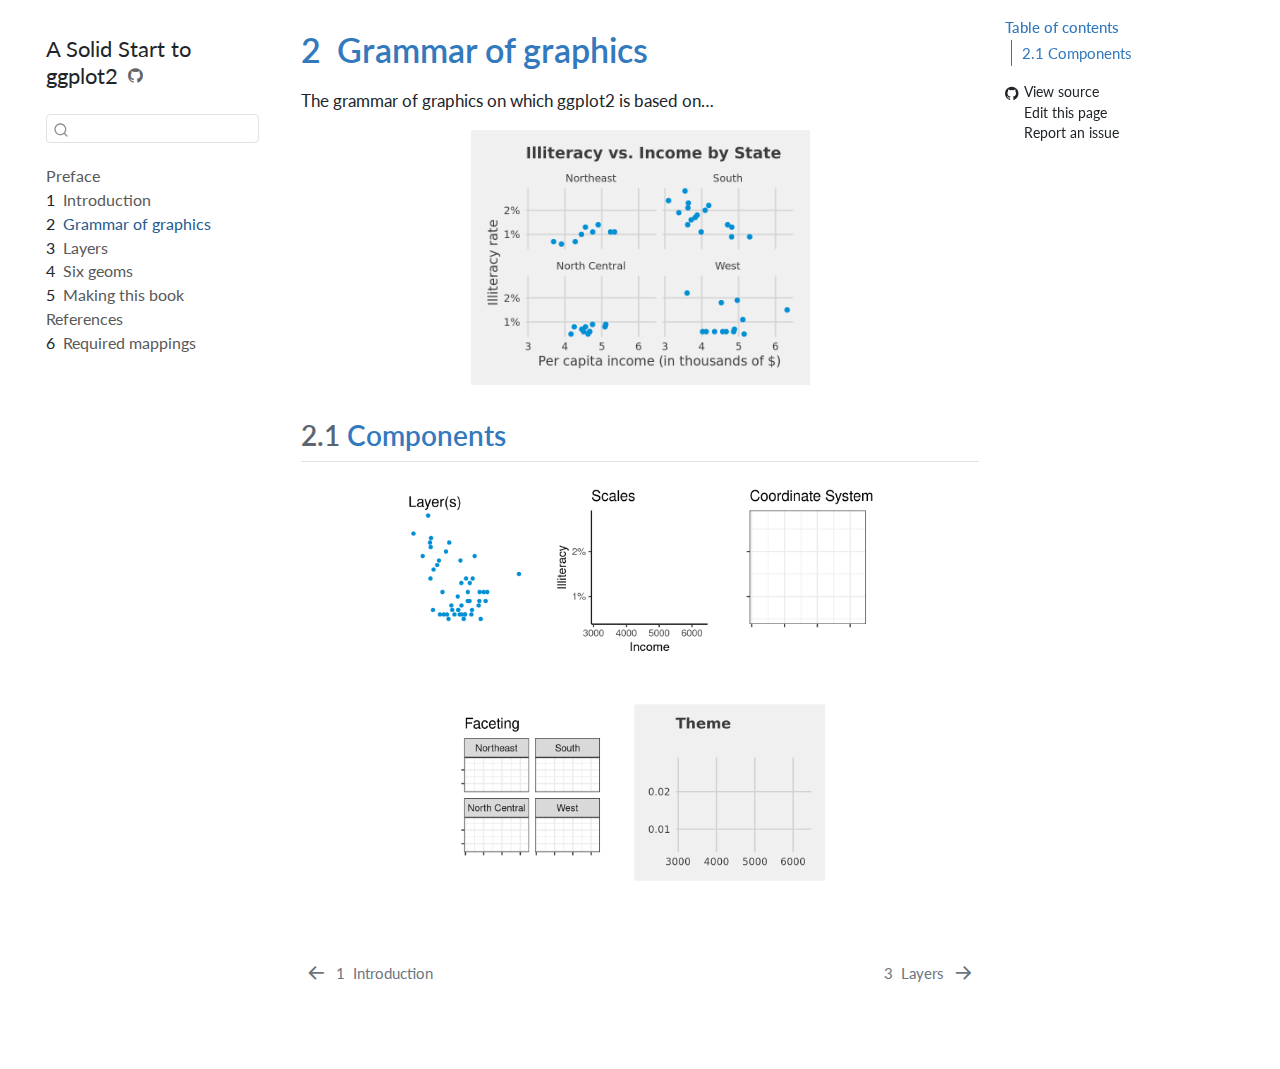
<file: grammar.html>
<!DOCTYPE html>
<html xmlns="http://www.w3.org/1999/xhtml" lang="en" xml:lang="en"><head>

<meta charset="utf-8">
<meta name="generator" content="quarto-1.5.57">

<meta name="viewport" content="width=device-width, initial-scale=1.0, user-scalable=yes">


<title>2&nbsp; Grammar of graphics – A Solid Start to ggplot2</title>
<style>
code{white-space: pre-wrap;}
span.smallcaps{font-variant: small-caps;}
div.columns{display: flex; gap: min(4vw, 1.5em);}
div.column{flex: auto; overflow-x: auto;}
div.hanging-indent{margin-left: 1.5em; text-indent: -1.5em;}
ul.task-list{list-style: none;}
ul.task-list li input[type="checkbox"] {
  width: 0.8em;
  margin: 0 0.8em 0.2em -1em; /* quarto-specific, see https://github.com/quarto-dev/quarto-cli/issues/4556 */ 
  vertical-align: middle;
}
</style>


<script src="site_libs/quarto-nav/quarto-nav.js"></script>
<script src="site_libs/quarto-nav/headroom.min.js"></script>
<script src="site_libs/clipboard/clipboard.min.js"></script>
<script src="site_libs/quarto-search/autocomplete.umd.js"></script>
<script src="site_libs/quarto-search/fuse.min.js"></script>
<script src="site_libs/quarto-search/quarto-search.js"></script>
<meta name="quarto:offset" content="./">
<link href="./layers.html" rel="next">
<link href="./intro.html" rel="prev">
<script src="site_libs/quarto-html/quarto.js"></script>
<script src="site_libs/quarto-html/popper.min.js"></script>
<script src="site_libs/quarto-html/tippy.umd.min.js"></script>
<script src="site_libs/quarto-html/anchor.min.js"></script>
<link href="site_libs/quarto-html/tippy.css" rel="stylesheet">
<link href="site_libs/quarto-html/quarto-syntax-highlighting.css" rel="stylesheet" id="quarto-text-highlighting-styles">
<script src="site_libs/bootstrap/bootstrap.min.js"></script>
<link href="site_libs/bootstrap/bootstrap-icons.css" rel="stylesheet">
<link href="site_libs/bootstrap/bootstrap.min.css" rel="stylesheet" id="quarto-bootstrap" data-mode="light">
<script id="quarto-search-options" type="application/json">{
  "location": "sidebar",
  "copy-button": false,
  "collapse-after": 3,
  "panel-placement": "start",
  "type": "textbox",
  "limit": 50,
  "keyboard-shortcut": [
    "f",
    "/",
    "s"
  ],
  "show-item-context": false,
  "language": {
    "search-no-results-text": "No results",
    "search-matching-documents-text": "matching documents",
    "search-copy-link-title": "Copy link to search",
    "search-hide-matches-text": "Hide additional matches",
    "search-more-match-text": "more match in this document",
    "search-more-matches-text": "more matches in this document",
    "search-clear-button-title": "Clear",
    "search-text-placeholder": "",
    "search-detached-cancel-button-title": "Cancel",
    "search-submit-button-title": "Submit",
    "search-label": "Search"
  }
}</script>


</head>

<body class="nav-sidebar floating">

<div id="quarto-search-results"></div>
  <header id="quarto-header" class="headroom fixed-top">
  <nav class="quarto-secondary-nav">
    <div class="container-fluid d-flex">
      <button type="button" class="quarto-btn-toggle btn" data-bs-toggle="collapse" role="button" data-bs-target=".quarto-sidebar-collapse-item" aria-controls="quarto-sidebar" aria-expanded="false" aria-label="Toggle sidebar navigation" onclick="if (window.quartoToggleHeadroom) { window.quartoToggleHeadroom(); }">
        <i class="bi bi-layout-text-sidebar-reverse"></i>
      </button>
        <nav class="quarto-page-breadcrumbs" aria-label="breadcrumb"><ol class="breadcrumb"><li class="breadcrumb-item"><a href="./grammar.html"><span class="chapter-number">2</span>&nbsp; <span class="chapter-title">Grammar of graphics</span></a></li></ol></nav>
        <a class="flex-grow-1" role="navigation" data-bs-toggle="collapse" data-bs-target=".quarto-sidebar-collapse-item" aria-controls="quarto-sidebar" aria-expanded="false" aria-label="Toggle sidebar navigation" onclick="if (window.quartoToggleHeadroom) { window.quartoToggleHeadroom(); }">      
        </a>
      <button type="button" class="btn quarto-search-button" aria-label="Search" onclick="window.quartoOpenSearch();">
        <i class="bi bi-search"></i>
      </button>
    </div>
  </nav>
</header>
<!-- content -->
<div id="quarto-content" class="quarto-container page-columns page-rows-contents page-layout-article">
<!-- sidebar -->
  <nav id="quarto-sidebar" class="sidebar collapse collapse-horizontal quarto-sidebar-collapse-item sidebar-navigation floating overflow-auto">
    <div class="pt-lg-2 mt-2 text-left sidebar-header">
    <div class="sidebar-title mb-0 py-0">
      <a href="./">A Solid Start to ggplot2</a> 
        <div class="sidebar-tools-main">
    <a href="https://github.com/jtr13/graphs" title="Source Code" class="quarto-navigation-tool px-1" aria-label="Source Code"><i class="bi bi-github"></i></a>
</div>
    </div>
      </div>
        <div class="mt-2 flex-shrink-0 align-items-center">
        <div class="sidebar-search">
        <div id="quarto-search" class="" title="Search"></div>
        </div>
        </div>
    <div class="sidebar-menu-container"> 
    <ul class="list-unstyled mt-1">
        <li class="sidebar-item">
  <div class="sidebar-item-container"> 
  <a href="./index.html" class="sidebar-item-text sidebar-link">
 <span class="menu-text">Preface</span></a>
  </div>
</li>
        <li class="sidebar-item">
  <div class="sidebar-item-container"> 
  <a href="./intro.html" class="sidebar-item-text sidebar-link">
 <span class="menu-text"><span class="chapter-number">1</span>&nbsp; <span class="chapter-title">Introduction</span></span></a>
  </div>
</li>
        <li class="sidebar-item">
  <div class="sidebar-item-container"> 
  <a href="./grammar.html" class="sidebar-item-text sidebar-link active">
 <span class="menu-text"><span class="chapter-number">2</span>&nbsp; <span class="chapter-title">Grammar of graphics</span></span></a>
  </div>
</li>
        <li class="sidebar-item">
  <div class="sidebar-item-container"> 
  <a href="./layers.html" class="sidebar-item-text sidebar-link">
 <span class="menu-text"><span class="chapter-number">3</span>&nbsp; <span class="chapter-title">Layers</span></span></a>
  </div>
</li>
        <li class="sidebar-item">
  <div class="sidebar-item-container"> 
  <a href="./geoms.html" class="sidebar-item-text sidebar-link">
 <span class="menu-text"><span class="chapter-number">4</span>&nbsp; <span class="chapter-title">Six geoms</span></span></a>
  </div>
</li>
        <li class="sidebar-item">
  <div class="sidebar-item-container"> 
  <a href="./acknowledgments.html" class="sidebar-item-text sidebar-link">
 <span class="menu-text"><span class="chapter-number">5</span>&nbsp; <span class="chapter-title">Making this book</span></span></a>
  </div>
</li>
        <li class="sidebar-item">
  <div class="sidebar-item-container"> 
  <a href="./references.html" class="sidebar-item-text sidebar-link">
 <span class="menu-text">References</span></a>
  </div>
</li>
        <li class="sidebar-item">
  <div class="sidebar-item-container"> 
  <a href="./appendix.html" class="sidebar-item-text sidebar-link">
 <span class="menu-text"><span class="chapter-number">6</span>&nbsp; <span class="chapter-title">Required mappings</span></span></a>
  </div>
</li>
    </ul>
    </div>
</nav>
<div id="quarto-sidebar-glass" class="quarto-sidebar-collapse-item" data-bs-toggle="collapse" data-bs-target=".quarto-sidebar-collapse-item"></div>
<!-- margin-sidebar -->
    <div id="quarto-margin-sidebar" class="sidebar margin-sidebar">
        <nav id="TOC" role="doc-toc" class="toc-active">
    <h2 id="toc-title">Table of contents</h2>
   
  <ul>
  <li><a href="#components" id="toc-components" class="nav-link active" data-scroll-target="#components"><span class="header-section-number">2.1</span> Components</a></li>
  </ul>
<div class="toc-actions"><ul><li><a href="https://github.com/jtr13/graphs/blob/main/grammar.qmd" class="toc-action"><i class="bi bi-github"></i>View source</a></li><li><a href="https://github.com/jtr13/graphs/edit/main/grammar.qmd" class="toc-action"><i class="bi empty"></i>Edit this page</a></li><li><a href="https://github.com/jtr13/graphs/issues/new" class="toc-action"><i class="bi empty"></i>Report an issue</a></li></ul></div></nav>
    </div>
<!-- main -->
<main class="content" id="quarto-document-content">

<header id="title-block-header" class="quarto-title-block default">
<div class="quarto-title">
<h1 class="title"><span class="chapter-number">2</span>&nbsp; <span class="chapter-title">Grammar of graphics</span></h1>
</div>



<div class="quarto-title-meta">

    
  
    
  </div>
  


</header>


<p>The grammar of graphics on which ggplot2 is based on…</p>
<div class="cell" data-layout-align="center">
<div class="cell-output-display">
<div class="quarto-figure quarto-figure-center">
<figure class="figure">
<p><img src="grammar_files/figure-html/unnamed-chunk-1-1.png" class="img-fluid quarto-figure quarto-figure-center figure-img" style="width:50.0%"></p>
</figure>
</div>
</div>
</div>
<section id="components" class="level2" data-number="2.1">
<h2 data-number="2.1" class="anchored" data-anchor-id="components"><span class="header-section-number">2.1</span> Components</h2>
<div class="cell" data-layout-align="center">
<div class="cell-output-display">
<div class="quarto-figure quarto-figure-center">
<figure class="figure">
<p><img src="grammar_files/figure-html/unnamed-chunk-2-1.png" class="img-fluid quarto-figure quarto-figure-center figure-img" style="width:70.0%"></p>
</figure>
</div>
</div>
</div>
<div class="cell" data-layout-align="center">
<div class="cell-output-display">
<div class="quarto-figure quarto-figure-center">
<figure class="figure">
<p><img src="grammar_files/figure-html/unnamed-chunk-3-1.png" class="img-fluid quarto-figure quarto-figure-center figure-img" style="width:70.0%"></p>
</figure>
</div>
</div>
</div>


</section>

</main> <!-- /main -->
<script id="quarto-html-after-body" type="application/javascript">
window.document.addEventListener("DOMContentLoaded", function (event) {
  const toggleBodyColorMode = (bsSheetEl) => {
    const mode = bsSheetEl.getAttribute("data-mode");
    const bodyEl = window.document.querySelector("body");
    if (mode === "dark") {
      bodyEl.classList.add("quarto-dark");
      bodyEl.classList.remove("quarto-light");
    } else {
      bodyEl.classList.add("quarto-light");
      bodyEl.classList.remove("quarto-dark");
    }
  }
  const toggleBodyColorPrimary = () => {
    const bsSheetEl = window.document.querySelector("link#quarto-bootstrap");
    if (bsSheetEl) {
      toggleBodyColorMode(bsSheetEl);
    }
  }
  toggleBodyColorPrimary();  
  const icon = "";
  const anchorJS = new window.AnchorJS();
  anchorJS.options = {
    placement: 'right',
    icon: icon
  };
  anchorJS.add('.anchored');
  const isCodeAnnotation = (el) => {
    for (const clz of el.classList) {
      if (clz.startsWith('code-annotation-')) {                     
        return true;
      }
    }
    return false;
  }
  const onCopySuccess = function(e) {
    // button target
    const button = e.trigger;
    // don't keep focus
    button.blur();
    // flash "checked"
    button.classList.add('code-copy-button-checked');
    var currentTitle = button.getAttribute("title");
    button.setAttribute("title", "Copied!");
    let tooltip;
    if (window.bootstrap) {
      button.setAttribute("data-bs-toggle", "tooltip");
      button.setAttribute("data-bs-placement", "left");
      button.setAttribute("data-bs-title", "Copied!");
      tooltip = new bootstrap.Tooltip(button, 
        { trigger: "manual", 
          customClass: "code-copy-button-tooltip",
          offset: [0, -8]});
      tooltip.show();    
    }
    setTimeout(function() {
      if (tooltip) {
        tooltip.hide();
        button.removeAttribute("data-bs-title");
        button.removeAttribute("data-bs-toggle");
        button.removeAttribute("data-bs-placement");
      }
      button.setAttribute("title", currentTitle);
      button.classList.remove('code-copy-button-checked');
    }, 1000);
    // clear code selection
    e.clearSelection();
  }
  const getTextToCopy = function(trigger) {
      const codeEl = trigger.previousElementSibling.cloneNode(true);
      for (const childEl of codeEl.children) {
        if (isCodeAnnotation(childEl)) {
          childEl.remove();
        }
      }
      return codeEl.innerText;
  }
  const clipboard = new window.ClipboardJS('.code-copy-button:not([data-in-quarto-modal])', {
    text: getTextToCopy
  });
  clipboard.on('success', onCopySuccess);
  if (window.document.getElementById('quarto-embedded-source-code-modal')) {
    // For code content inside modals, clipBoardJS needs to be initialized with a container option
    // TODO: Check when it could be a function (https://github.com/zenorocha/clipboard.js/issues/860)
    const clipboardModal = new window.ClipboardJS('.code-copy-button[data-in-quarto-modal]', {
      text: getTextToCopy,
      container: window.document.getElementById('quarto-embedded-source-code-modal')
    });
    clipboardModal.on('success', onCopySuccess);
  }
    var localhostRegex = new RegExp(/^(?:http|https):\/\/localhost\:?[0-9]*\//);
    var mailtoRegex = new RegExp(/^mailto:/);
      var filterRegex = new RegExp("https:\/\/jtr13\.github\.io\/graphs");
    var isInternal = (href) => {
        return filterRegex.test(href) || localhostRegex.test(href) || mailtoRegex.test(href);
    }
    // Inspect non-navigation links and adorn them if external
 	var links = window.document.querySelectorAll('a[href]:not(.nav-link):not(.navbar-brand):not(.toc-action):not(.sidebar-link):not(.sidebar-item-toggle):not(.pagination-link):not(.no-external):not([aria-hidden]):not(.dropdown-item):not(.quarto-navigation-tool):not(.about-link)');
    for (var i=0; i<links.length; i++) {
      const link = links[i];
      if (!isInternal(link.href)) {
        // undo the damage that might have been done by quarto-nav.js in the case of
        // links that we want to consider external
        if (link.dataset.originalHref !== undefined) {
          link.href = link.dataset.originalHref;
        }
      }
    }
  function tippyHover(el, contentFn, onTriggerFn, onUntriggerFn) {
    const config = {
      allowHTML: true,
      maxWidth: 500,
      delay: 100,
      arrow: false,
      appendTo: function(el) {
          return el.parentElement;
      },
      interactive: true,
      interactiveBorder: 10,
      theme: 'quarto',
      placement: 'bottom-start',
    };
    if (contentFn) {
      config.content = contentFn;
    }
    if (onTriggerFn) {
      config.onTrigger = onTriggerFn;
    }
    if (onUntriggerFn) {
      config.onUntrigger = onUntriggerFn;
    }
    window.tippy(el, config); 
  }
  const noterefs = window.document.querySelectorAll('a[role="doc-noteref"]');
  for (var i=0; i<noterefs.length; i++) {
    const ref = noterefs[i];
    tippyHover(ref, function() {
      // use id or data attribute instead here
      let href = ref.getAttribute('data-footnote-href') || ref.getAttribute('href');
      try { href = new URL(href).hash; } catch {}
      const id = href.replace(/^#\/?/, "");
      const note = window.document.getElementById(id);
      if (note) {
        return note.innerHTML;
      } else {
        return "";
      }
    });
  }
  const xrefs = window.document.querySelectorAll('a.quarto-xref');
  const processXRef = (id, note) => {
    // Strip column container classes
    const stripColumnClz = (el) => {
      el.classList.remove("page-full", "page-columns");
      if (el.children) {
        for (const child of el.children) {
          stripColumnClz(child);
        }
      }
    }
    stripColumnClz(note)
    if (id === null || id.startsWith('sec-')) {
      // Special case sections, only their first couple elements
      const container = document.createElement("div");
      if (note.children && note.children.length > 2) {
        container.appendChild(note.children[0].cloneNode(true));
        for (let i = 1; i < note.children.length; i++) {
          const child = note.children[i];
          if (child.tagName === "P" && child.innerText === "") {
            continue;
          } else {
            container.appendChild(child.cloneNode(true));
            break;
          }
        }
        if (window.Quarto?.typesetMath) {
          window.Quarto.typesetMath(container);
        }
        return container.innerHTML
      } else {
        if (window.Quarto?.typesetMath) {
          window.Quarto.typesetMath(note);
        }
        return note.innerHTML;
      }
    } else {
      // Remove any anchor links if they are present
      const anchorLink = note.querySelector('a.anchorjs-link');
      if (anchorLink) {
        anchorLink.remove();
      }
      if (window.Quarto?.typesetMath) {
        window.Quarto.typesetMath(note);
      }
      // TODO in 1.5, we should make sure this works without a callout special case
      if (note.classList.contains("callout")) {
        return note.outerHTML;
      } else {
        return note.innerHTML;
      }
    }
  }
  for (var i=0; i<xrefs.length; i++) {
    const xref = xrefs[i];
    tippyHover(xref, undefined, function(instance) {
      instance.disable();
      let url = xref.getAttribute('href');
      let hash = undefined; 
      if (url.startsWith('#')) {
        hash = url;
      } else {
        try { hash = new URL(url).hash; } catch {}
      }
      if (hash) {
        const id = hash.replace(/^#\/?/, "");
        const note = window.document.getElementById(id);
        if (note !== null) {
          try {
            const html = processXRef(id, note.cloneNode(true));
            instance.setContent(html);
          } finally {
            instance.enable();
            instance.show();
          }
        } else {
          // See if we can fetch this
          fetch(url.split('#')[0])
          .then(res => res.text())
          .then(html => {
            const parser = new DOMParser();
            const htmlDoc = parser.parseFromString(html, "text/html");
            const note = htmlDoc.getElementById(id);
            if (note !== null) {
              const html = processXRef(id, note);
              instance.setContent(html);
            } 
          }).finally(() => {
            instance.enable();
            instance.show();
          });
        }
      } else {
        // See if we can fetch a full url (with no hash to target)
        // This is a special case and we should probably do some content thinning / targeting
        fetch(url)
        .then(res => res.text())
        .then(html => {
          const parser = new DOMParser();
          const htmlDoc = parser.parseFromString(html, "text/html");
          const note = htmlDoc.querySelector('main.content');
          if (note !== null) {
            // This should only happen for chapter cross references
            // (since there is no id in the URL)
            // remove the first header
            if (note.children.length > 0 && note.children[0].tagName === "HEADER") {
              note.children[0].remove();
            }
            const html = processXRef(null, note);
            instance.setContent(html);
          } 
        }).finally(() => {
          instance.enable();
          instance.show();
        });
      }
    }, function(instance) {
    });
  }
      let selectedAnnoteEl;
      const selectorForAnnotation = ( cell, annotation) => {
        let cellAttr = 'data-code-cell="' + cell + '"';
        let lineAttr = 'data-code-annotation="' +  annotation + '"';
        const selector = 'span[' + cellAttr + '][' + lineAttr + ']';
        return selector;
      }
      const selectCodeLines = (annoteEl) => {
        const doc = window.document;
        const targetCell = annoteEl.getAttribute("data-target-cell");
        const targetAnnotation = annoteEl.getAttribute("data-target-annotation");
        const annoteSpan = window.document.querySelector(selectorForAnnotation(targetCell, targetAnnotation));
        const lines = annoteSpan.getAttribute("data-code-lines").split(",");
        const lineIds = lines.map((line) => {
          return targetCell + "-" + line;
        })
        let top = null;
        let height = null;
        let parent = null;
        if (lineIds.length > 0) {
            //compute the position of the single el (top and bottom and make a div)
            const el = window.document.getElementById(lineIds[0]);
            top = el.offsetTop;
            height = el.offsetHeight;
            parent = el.parentElement.parentElement;
          if (lineIds.length > 1) {
            const lastEl = window.document.getElementById(lineIds[lineIds.length - 1]);
            const bottom = lastEl.offsetTop + lastEl.offsetHeight;
            height = bottom - top;
          }
          if (top !== null && height !== null && parent !== null) {
            // cook up a div (if necessary) and position it 
            let div = window.document.getElementById("code-annotation-line-highlight");
            if (div === null) {
              div = window.document.createElement("div");
              div.setAttribute("id", "code-annotation-line-highlight");
              div.style.position = 'absolute';
              parent.appendChild(div);
            }
            div.style.top = top - 2 + "px";
            div.style.height = height + 4 + "px";
            div.style.left = 0;
            let gutterDiv = window.document.getElementById("code-annotation-line-highlight-gutter");
            if (gutterDiv === null) {
              gutterDiv = window.document.createElement("div");
              gutterDiv.setAttribute("id", "code-annotation-line-highlight-gutter");
              gutterDiv.style.position = 'absolute';
              const codeCell = window.document.getElementById(targetCell);
              const gutter = codeCell.querySelector('.code-annotation-gutter');
              gutter.appendChild(gutterDiv);
            }
            gutterDiv.style.top = top - 2 + "px";
            gutterDiv.style.height = height + 4 + "px";
          }
          selectedAnnoteEl = annoteEl;
        }
      };
      const unselectCodeLines = () => {
        const elementsIds = ["code-annotation-line-highlight", "code-annotation-line-highlight-gutter"];
        elementsIds.forEach((elId) => {
          const div = window.document.getElementById(elId);
          if (div) {
            div.remove();
          }
        });
        selectedAnnoteEl = undefined;
      };
        // Handle positioning of the toggle
    window.addEventListener(
      "resize",
      throttle(() => {
        elRect = undefined;
        if (selectedAnnoteEl) {
          selectCodeLines(selectedAnnoteEl);
        }
      }, 10)
    );
    function throttle(fn, ms) {
    let throttle = false;
    let timer;
      return (...args) => {
        if(!throttle) { // first call gets through
            fn.apply(this, args);
            throttle = true;
        } else { // all the others get throttled
            if(timer) clearTimeout(timer); // cancel #2
            timer = setTimeout(() => {
              fn.apply(this, args);
              timer = throttle = false;
            }, ms);
        }
      };
    }
      // Attach click handler to the DT
      const annoteDls = window.document.querySelectorAll('dt[data-target-cell]');
      for (const annoteDlNode of annoteDls) {
        annoteDlNode.addEventListener('click', (event) => {
          const clickedEl = event.target;
          if (clickedEl !== selectedAnnoteEl) {
            unselectCodeLines();
            const activeEl = window.document.querySelector('dt[data-target-cell].code-annotation-active');
            if (activeEl) {
              activeEl.classList.remove('code-annotation-active');
            }
            selectCodeLines(clickedEl);
            clickedEl.classList.add('code-annotation-active');
          } else {
            // Unselect the line
            unselectCodeLines();
            clickedEl.classList.remove('code-annotation-active');
          }
        });
      }
  const findCites = (el) => {
    const parentEl = el.parentElement;
    if (parentEl) {
      const cites = parentEl.dataset.cites;
      if (cites) {
        return {
          el,
          cites: cites.split(' ')
        };
      } else {
        return findCites(el.parentElement)
      }
    } else {
      return undefined;
    }
  };
  var bibliorefs = window.document.querySelectorAll('a[role="doc-biblioref"]');
  for (var i=0; i<bibliorefs.length; i++) {
    const ref = bibliorefs[i];
    const citeInfo = findCites(ref);
    if (citeInfo) {
      tippyHover(citeInfo.el, function() {
        var popup = window.document.createElement('div');
        citeInfo.cites.forEach(function(cite) {
          var citeDiv = window.document.createElement('div');
          citeDiv.classList.add('hanging-indent');
          citeDiv.classList.add('csl-entry');
          var biblioDiv = window.document.getElementById('ref-' + cite);
          if (biblioDiv) {
            citeDiv.innerHTML = biblioDiv.innerHTML;
          }
          popup.appendChild(citeDiv);
        });
        return popup.innerHTML;
      });
    }
  }
});
</script>
<nav class="page-navigation">
  <div class="nav-page nav-page-previous">
      <a href="./intro.html" class="pagination-link" aria-label="Introduction">
        <i class="bi bi-arrow-left-short"></i> <span class="nav-page-text"><span class="chapter-number">1</span>&nbsp; <span class="chapter-title">Introduction</span></span>
      </a>          
  </div>
  <div class="nav-page nav-page-next">
      <a href="./layers.html" class="pagination-link" aria-label="Layers">
        <span class="nav-page-text"><span class="chapter-number">3</span>&nbsp; <span class="chapter-title">Layers</span></span> <i class="bi bi-arrow-right-short"></i>
      </a>
  </div>
</nav>
</div> <!-- /content -->




<footer class="footer"><div class="nav-footer"><div class="nav-footer-center"><div class="toc-actions d-sm-block d-md-none"><ul><li><a href="https://github.com/jtr13/graphs/blob/main/grammar.qmd" class="toc-action"><i class="bi bi-github"></i>View source</a></li><li><a href="https://github.com/jtr13/graphs/edit/main/grammar.qmd" class="toc-action"><i class="bi empty"></i>Edit this page</a></li><li><a href="https://github.com/jtr13/graphs/issues/new" class="toc-action"><i class="bi empty"></i>Report an issue</a></li></ul></div></div></div></footer></body></html>
</file>
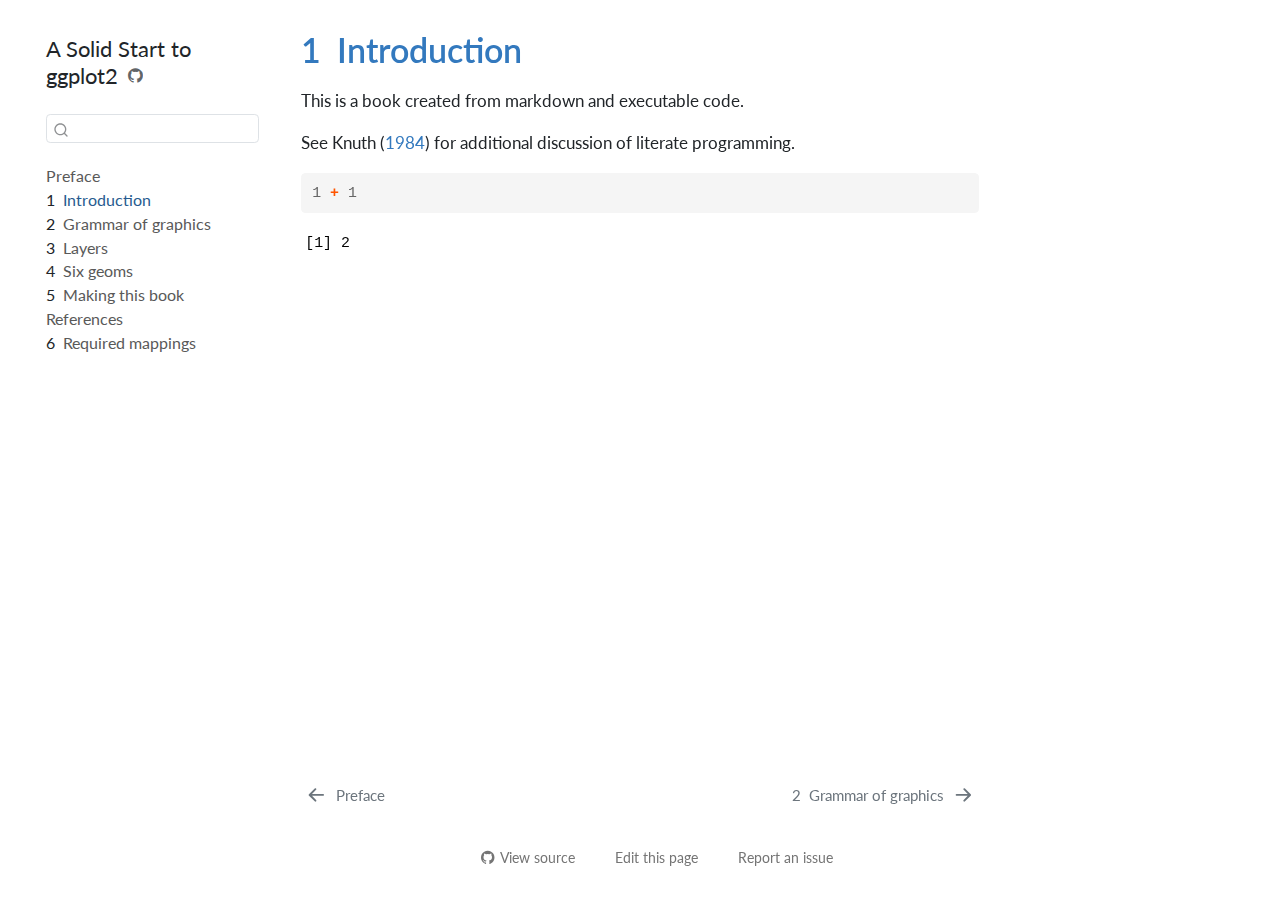
<file: intro.html>
<!DOCTYPE html>
<html xmlns="http://www.w3.org/1999/xhtml" lang="en" xml:lang="en"><head>

<meta charset="utf-8">
<meta name="generator" content="quarto-1.5.57">

<meta name="viewport" content="width=device-width, initial-scale=1.0, user-scalable=yes">


<title>1&nbsp; Introduction – A Solid Start to ggplot2</title>
<style>
code{white-space: pre-wrap;}
span.smallcaps{font-variant: small-caps;}
div.columns{display: flex; gap: min(4vw, 1.5em);}
div.column{flex: auto; overflow-x: auto;}
div.hanging-indent{margin-left: 1.5em; text-indent: -1.5em;}
ul.task-list{list-style: none;}
ul.task-list li input[type="checkbox"] {
  width: 0.8em;
  margin: 0 0.8em 0.2em -1em; /* quarto-specific, see https://github.com/quarto-dev/quarto-cli/issues/4556 */ 
  vertical-align: middle;
}
/* CSS for syntax highlighting */
pre > code.sourceCode { white-space: pre; position: relative; }
pre > code.sourceCode > span { line-height: 1.25; }
pre > code.sourceCode > span:empty { height: 1.2em; }
.sourceCode { overflow: visible; }
code.sourceCode > span { color: inherit; text-decoration: inherit; }
div.sourceCode { margin: 1em 0; }
pre.sourceCode { margin: 0; }
@media screen {
div.sourceCode { overflow: auto; }
}
@media print {
pre > code.sourceCode { white-space: pre-wrap; }
pre > code.sourceCode > span { display: inline-block; text-indent: -5em; padding-left: 5em; }
}
pre.numberSource code
  { counter-reset: source-line 0; }
pre.numberSource code > span
  { position: relative; left: -4em; counter-increment: source-line; }
pre.numberSource code > span > a:first-child::before
  { content: counter(source-line);
    position: relative; left: -1em; text-align: right; vertical-align: baseline;
    border: none; display: inline-block;
    -webkit-touch-callout: none; -webkit-user-select: none;
    -khtml-user-select: none; -moz-user-select: none;
    -ms-user-select: none; user-select: none;
    padding: 0 4px; width: 4em;
  }
pre.numberSource { margin-left: 3em;  padding-left: 4px; }
div.sourceCode
  {   }
@media screen {
pre > code.sourceCode > span > a:first-child::before { text-decoration: underline; }
}
/* CSS for citations */
div.csl-bib-body { }
div.csl-entry {
  clear: both;
  margin-bottom: 0em;
}
.hanging-indent div.csl-entry {
  margin-left:2em;
  text-indent:-2em;
}
div.csl-left-margin {
  min-width:2em;
  float:left;
}
div.csl-right-inline {
  margin-left:2em;
  padding-left:1em;
}
div.csl-indent {
  margin-left: 2em;
}</style>


<script src="site_libs/quarto-nav/quarto-nav.js"></script>
<script src="site_libs/quarto-nav/headroom.min.js"></script>
<script src="site_libs/clipboard/clipboard.min.js"></script>
<script src="site_libs/quarto-search/autocomplete.umd.js"></script>
<script src="site_libs/quarto-search/fuse.min.js"></script>
<script src="site_libs/quarto-search/quarto-search.js"></script>
<meta name="quarto:offset" content="./">
<link href="./grammar.html" rel="next">
<link href="./index.html" rel="prev">
<script src="site_libs/quarto-html/quarto.js"></script>
<script src="site_libs/quarto-html/popper.min.js"></script>
<script src="site_libs/quarto-html/tippy.umd.min.js"></script>
<script src="site_libs/quarto-html/anchor.min.js"></script>
<link href="site_libs/quarto-html/tippy.css" rel="stylesheet">
<link href="site_libs/quarto-html/quarto-syntax-highlighting.css" rel="stylesheet" id="quarto-text-highlighting-styles">
<script src="site_libs/bootstrap/bootstrap.min.js"></script>
<link href="site_libs/bootstrap/bootstrap-icons.css" rel="stylesheet">
<link href="site_libs/bootstrap/bootstrap.min.css" rel="stylesheet" id="quarto-bootstrap" data-mode="light">
<script id="quarto-search-options" type="application/json">{
  "location": "sidebar",
  "copy-button": false,
  "collapse-after": 3,
  "panel-placement": "start",
  "type": "textbox",
  "limit": 50,
  "keyboard-shortcut": [
    "f",
    "/",
    "s"
  ],
  "show-item-context": false,
  "language": {
    "search-no-results-text": "No results",
    "search-matching-documents-text": "matching documents",
    "search-copy-link-title": "Copy link to search",
    "search-hide-matches-text": "Hide additional matches",
    "search-more-match-text": "more match in this document",
    "search-more-matches-text": "more matches in this document",
    "search-clear-button-title": "Clear",
    "search-text-placeholder": "",
    "search-detached-cancel-button-title": "Cancel",
    "search-submit-button-title": "Submit",
    "search-label": "Search"
  }
}</script>


</head>

<body class="nav-sidebar floating">

<div id="quarto-search-results"></div>
  <header id="quarto-header" class="headroom fixed-top">
  <nav class="quarto-secondary-nav">
    <div class="container-fluid d-flex">
      <button type="button" class="quarto-btn-toggle btn" data-bs-toggle="collapse" role="button" data-bs-target=".quarto-sidebar-collapse-item" aria-controls="quarto-sidebar" aria-expanded="false" aria-label="Toggle sidebar navigation" onclick="if (window.quartoToggleHeadroom) { window.quartoToggleHeadroom(); }">
        <i class="bi bi-layout-text-sidebar-reverse"></i>
      </button>
        <nav class="quarto-page-breadcrumbs" aria-label="breadcrumb"><ol class="breadcrumb"><li class="breadcrumb-item"><a href="./intro.html"><span class="chapter-number">1</span>&nbsp; <span class="chapter-title">Introduction</span></a></li></ol></nav>
        <a class="flex-grow-1" role="navigation" data-bs-toggle="collapse" data-bs-target=".quarto-sidebar-collapse-item" aria-controls="quarto-sidebar" aria-expanded="false" aria-label="Toggle sidebar navigation" onclick="if (window.quartoToggleHeadroom) { window.quartoToggleHeadroom(); }">      
        </a>
      <button type="button" class="btn quarto-search-button" aria-label="Search" onclick="window.quartoOpenSearch();">
        <i class="bi bi-search"></i>
      </button>
    </div>
  </nav>
</header>
<!-- content -->
<div id="quarto-content" class="quarto-container page-columns page-rows-contents page-layout-article">
<!-- sidebar -->
  <nav id="quarto-sidebar" class="sidebar collapse collapse-horizontal quarto-sidebar-collapse-item sidebar-navigation floating overflow-auto">
    <div class="pt-lg-2 mt-2 text-left sidebar-header">
    <div class="sidebar-title mb-0 py-0">
      <a href="./">A Solid Start to ggplot2</a> 
        <div class="sidebar-tools-main">
    <a href="https://github.com/jtr13/graphs" title="Source Code" class="quarto-navigation-tool px-1" aria-label="Source Code"><i class="bi bi-github"></i></a>
</div>
    </div>
      </div>
        <div class="mt-2 flex-shrink-0 align-items-center">
        <div class="sidebar-search">
        <div id="quarto-search" class="" title="Search"></div>
        </div>
        </div>
    <div class="sidebar-menu-container"> 
    <ul class="list-unstyled mt-1">
        <li class="sidebar-item">
  <div class="sidebar-item-container"> 
  <a href="./index.html" class="sidebar-item-text sidebar-link">
 <span class="menu-text">Preface</span></a>
  </div>
</li>
        <li class="sidebar-item">
  <div class="sidebar-item-container"> 
  <a href="./intro.html" class="sidebar-item-text sidebar-link active">
 <span class="menu-text"><span class="chapter-number">1</span>&nbsp; <span class="chapter-title">Introduction</span></span></a>
  </div>
</li>
        <li class="sidebar-item">
  <div class="sidebar-item-container"> 
  <a href="./grammar.html" class="sidebar-item-text sidebar-link">
 <span class="menu-text"><span class="chapter-number">2</span>&nbsp; <span class="chapter-title">Grammar of graphics</span></span></a>
  </div>
</li>
        <li class="sidebar-item">
  <div class="sidebar-item-container"> 
  <a href="./layers.html" class="sidebar-item-text sidebar-link">
 <span class="menu-text"><span class="chapter-number">3</span>&nbsp; <span class="chapter-title">Layers</span></span></a>
  </div>
</li>
        <li class="sidebar-item">
  <div class="sidebar-item-container"> 
  <a href="./geoms.html" class="sidebar-item-text sidebar-link">
 <span class="menu-text"><span class="chapter-number">4</span>&nbsp; <span class="chapter-title">Six geoms</span></span></a>
  </div>
</li>
        <li class="sidebar-item">
  <div class="sidebar-item-container"> 
  <a href="./acknowledgments.html" class="sidebar-item-text sidebar-link">
 <span class="menu-text"><span class="chapter-number">5</span>&nbsp; <span class="chapter-title">Making this book</span></span></a>
  </div>
</li>
        <li class="sidebar-item">
  <div class="sidebar-item-container"> 
  <a href="./references.html" class="sidebar-item-text sidebar-link">
 <span class="menu-text">References</span></a>
  </div>
</li>
        <li class="sidebar-item">
  <div class="sidebar-item-container"> 
  <a href="./appendix.html" class="sidebar-item-text sidebar-link">
 <span class="menu-text"><span class="chapter-number">6</span>&nbsp; <span class="chapter-title">Required mappings</span></span></a>
  </div>
</li>
    </ul>
    </div>
</nav>
<div id="quarto-sidebar-glass" class="quarto-sidebar-collapse-item" data-bs-toggle="collapse" data-bs-target=".quarto-sidebar-collapse-item"></div>
<!-- margin-sidebar -->
    <div id="quarto-margin-sidebar" class="sidebar margin-sidebar zindex-bottom">
        
    </div>
<!-- main -->
<main class="content" id="quarto-document-content">

<header id="title-block-header" class="quarto-title-block default">
<div class="quarto-title">
<h1 class="title"><span class="chapter-number">1</span>&nbsp; <span class="chapter-title">Introduction</span></h1>
</div>



<div class="quarto-title-meta">

    
  
    
  </div>
  


</header>


<p>This is a book created from markdown and executable code.</p>
<p>See <span class="citation" data-cites="knuth84">Knuth (<a href="references.html#ref-knuth84" role="doc-biblioref">1984</a>)</span> for additional discussion of literate programming.</p>
<div class="cell" data-layout-align="center">
<div class="sourceCode cell-code" id="cb1"><pre class="sourceCode r code-with-copy"><code class="sourceCode r"><span id="cb1-1"><a href="#cb1-1" aria-hidden="true" tabindex="-1"></a><span class="dv">1</span> <span class="sc">+</span> <span class="dv">1</span></span></code><button title="Copy to Clipboard" class="code-copy-button"><i class="bi"></i></button></pre></div>
<div class="cell-output cell-output-stdout">
<pre><code>[1] 2</code></pre>
</div>
</div>


<div id="refs" class="references csl-bib-body hanging-indent" data-entry-spacing="0" role="list" style="display: none">
<div id="ref-knuth84" class="csl-entry" role="listitem">
Knuth, Donald E. 1984. <span>“Literate Programming.”</span> <em>Comput. J.</em> 27 (2): 97–111. <a href="https://doi.org/10.1093/comjnl/27.2.97">https://doi.org/10.1093/comjnl/27.2.97</a>.
</div>
</div>

</main> <!-- /main -->
<script id="quarto-html-after-body" type="application/javascript">
window.document.addEventListener("DOMContentLoaded", function (event) {
  const toggleBodyColorMode = (bsSheetEl) => {
    const mode = bsSheetEl.getAttribute("data-mode");
    const bodyEl = window.document.querySelector("body");
    if (mode === "dark") {
      bodyEl.classList.add("quarto-dark");
      bodyEl.classList.remove("quarto-light");
    } else {
      bodyEl.classList.add("quarto-light");
      bodyEl.classList.remove("quarto-dark");
    }
  }
  const toggleBodyColorPrimary = () => {
    const bsSheetEl = window.document.querySelector("link#quarto-bootstrap");
    if (bsSheetEl) {
      toggleBodyColorMode(bsSheetEl);
    }
  }
  toggleBodyColorPrimary();  
  const icon = "";
  const anchorJS = new window.AnchorJS();
  anchorJS.options = {
    placement: 'right',
    icon: icon
  };
  anchorJS.add('.anchored');
  const isCodeAnnotation = (el) => {
    for (const clz of el.classList) {
      if (clz.startsWith('code-annotation-')) {                     
        return true;
      }
    }
    return false;
  }
  const onCopySuccess = function(e) {
    // button target
    const button = e.trigger;
    // don't keep focus
    button.blur();
    // flash "checked"
    button.classList.add('code-copy-button-checked');
    var currentTitle = button.getAttribute("title");
    button.setAttribute("title", "Copied!");
    let tooltip;
    if (window.bootstrap) {
      button.setAttribute("data-bs-toggle", "tooltip");
      button.setAttribute("data-bs-placement", "left");
      button.setAttribute("data-bs-title", "Copied!");
      tooltip = new bootstrap.Tooltip(button, 
        { trigger: "manual", 
          customClass: "code-copy-button-tooltip",
          offset: [0, -8]});
      tooltip.show();    
    }
    setTimeout(function() {
      if (tooltip) {
        tooltip.hide();
        button.removeAttribute("data-bs-title");
        button.removeAttribute("data-bs-toggle");
        button.removeAttribute("data-bs-placement");
      }
      button.setAttribute("title", currentTitle);
      button.classList.remove('code-copy-button-checked');
    }, 1000);
    // clear code selection
    e.clearSelection();
  }
  const getTextToCopy = function(trigger) {
      const codeEl = trigger.previousElementSibling.cloneNode(true);
      for (const childEl of codeEl.children) {
        if (isCodeAnnotation(childEl)) {
          childEl.remove();
        }
      }
      return codeEl.innerText;
  }
  const clipboard = new window.ClipboardJS('.code-copy-button:not([data-in-quarto-modal])', {
    text: getTextToCopy
  });
  clipboard.on('success', onCopySuccess);
  if (window.document.getElementById('quarto-embedded-source-code-modal')) {
    // For code content inside modals, clipBoardJS needs to be initialized with a container option
    // TODO: Check when it could be a function (https://github.com/zenorocha/clipboard.js/issues/860)
    const clipboardModal = new window.ClipboardJS('.code-copy-button[data-in-quarto-modal]', {
      text: getTextToCopy,
      container: window.document.getElementById('quarto-embedded-source-code-modal')
    });
    clipboardModal.on('success', onCopySuccess);
  }
    var localhostRegex = new RegExp(/^(?:http|https):\/\/localhost\:?[0-9]*\//);
    var mailtoRegex = new RegExp(/^mailto:/);
      var filterRegex = new RegExp("https:\/\/jtr13\.github\.io\/graphs");
    var isInternal = (href) => {
        return filterRegex.test(href) || localhostRegex.test(href) || mailtoRegex.test(href);
    }
    // Inspect non-navigation links and adorn them if external
 	var links = window.document.querySelectorAll('a[href]:not(.nav-link):not(.navbar-brand):not(.toc-action):not(.sidebar-link):not(.sidebar-item-toggle):not(.pagination-link):not(.no-external):not([aria-hidden]):not(.dropdown-item):not(.quarto-navigation-tool):not(.about-link)');
    for (var i=0; i<links.length; i++) {
      const link = links[i];
      if (!isInternal(link.href)) {
        // undo the damage that might have been done by quarto-nav.js in the case of
        // links that we want to consider external
        if (link.dataset.originalHref !== undefined) {
          link.href = link.dataset.originalHref;
        }
      }
    }
  function tippyHover(el, contentFn, onTriggerFn, onUntriggerFn) {
    const config = {
      allowHTML: true,
      maxWidth: 500,
      delay: 100,
      arrow: false,
      appendTo: function(el) {
          return el.parentElement;
      },
      interactive: true,
      interactiveBorder: 10,
      theme: 'quarto',
      placement: 'bottom-start',
    };
    if (contentFn) {
      config.content = contentFn;
    }
    if (onTriggerFn) {
      config.onTrigger = onTriggerFn;
    }
    if (onUntriggerFn) {
      config.onUntrigger = onUntriggerFn;
    }
    window.tippy(el, config); 
  }
  const noterefs = window.document.querySelectorAll('a[role="doc-noteref"]');
  for (var i=0; i<noterefs.length; i++) {
    const ref = noterefs[i];
    tippyHover(ref, function() {
      // use id or data attribute instead here
      let href = ref.getAttribute('data-footnote-href') || ref.getAttribute('href');
      try { href = new URL(href).hash; } catch {}
      const id = href.replace(/^#\/?/, "");
      const note = window.document.getElementById(id);
      if (note) {
        return note.innerHTML;
      } else {
        return "";
      }
    });
  }
  const xrefs = window.document.querySelectorAll('a.quarto-xref');
  const processXRef = (id, note) => {
    // Strip column container classes
    const stripColumnClz = (el) => {
      el.classList.remove("page-full", "page-columns");
      if (el.children) {
        for (const child of el.children) {
          stripColumnClz(child);
        }
      }
    }
    stripColumnClz(note)
    if (id === null || id.startsWith('sec-')) {
      // Special case sections, only their first couple elements
      const container = document.createElement("div");
      if (note.children && note.children.length > 2) {
        container.appendChild(note.children[0].cloneNode(true));
        for (let i = 1; i < note.children.length; i++) {
          const child = note.children[i];
          if (child.tagName === "P" && child.innerText === "") {
            continue;
          } else {
            container.appendChild(child.cloneNode(true));
            break;
          }
        }
        if (window.Quarto?.typesetMath) {
          window.Quarto.typesetMath(container);
        }
        return container.innerHTML
      } else {
        if (window.Quarto?.typesetMath) {
          window.Quarto.typesetMath(note);
        }
        return note.innerHTML;
      }
    } else {
      // Remove any anchor links if they are present
      const anchorLink = note.querySelector('a.anchorjs-link');
      if (anchorLink) {
        anchorLink.remove();
      }
      if (window.Quarto?.typesetMath) {
        window.Quarto.typesetMath(note);
      }
      // TODO in 1.5, we should make sure this works without a callout special case
      if (note.classList.contains("callout")) {
        return note.outerHTML;
      } else {
        return note.innerHTML;
      }
    }
  }
  for (var i=0; i<xrefs.length; i++) {
    const xref = xrefs[i];
    tippyHover(xref, undefined, function(instance) {
      instance.disable();
      let url = xref.getAttribute('href');
      let hash = undefined; 
      if (url.startsWith('#')) {
        hash = url;
      } else {
        try { hash = new URL(url).hash; } catch {}
      }
      if (hash) {
        const id = hash.replace(/^#\/?/, "");
        const note = window.document.getElementById(id);
        if (note !== null) {
          try {
            const html = processXRef(id, note.cloneNode(true));
            instance.setContent(html);
          } finally {
            instance.enable();
            instance.show();
          }
        } else {
          // See if we can fetch this
          fetch(url.split('#')[0])
          .then(res => res.text())
          .then(html => {
            const parser = new DOMParser();
            const htmlDoc = parser.parseFromString(html, "text/html");
            const note = htmlDoc.getElementById(id);
            if (note !== null) {
              const html = processXRef(id, note);
              instance.setContent(html);
            } 
          }).finally(() => {
            instance.enable();
            instance.show();
          });
        }
      } else {
        // See if we can fetch a full url (with no hash to target)
        // This is a special case and we should probably do some content thinning / targeting
        fetch(url)
        .then(res => res.text())
        .then(html => {
          const parser = new DOMParser();
          const htmlDoc = parser.parseFromString(html, "text/html");
          const note = htmlDoc.querySelector('main.content');
          if (note !== null) {
            // This should only happen for chapter cross references
            // (since there is no id in the URL)
            // remove the first header
            if (note.children.length > 0 && note.children[0].tagName === "HEADER") {
              note.children[0].remove();
            }
            const html = processXRef(null, note);
            instance.setContent(html);
          } 
        }).finally(() => {
          instance.enable();
          instance.show();
        });
      }
    }, function(instance) {
    });
  }
      let selectedAnnoteEl;
      const selectorForAnnotation = ( cell, annotation) => {
        let cellAttr = 'data-code-cell="' + cell + '"';
        let lineAttr = 'data-code-annotation="' +  annotation + '"';
        const selector = 'span[' + cellAttr + '][' + lineAttr + ']';
        return selector;
      }
      const selectCodeLines = (annoteEl) => {
        const doc = window.document;
        const targetCell = annoteEl.getAttribute("data-target-cell");
        const targetAnnotation = annoteEl.getAttribute("data-target-annotation");
        const annoteSpan = window.document.querySelector(selectorForAnnotation(targetCell, targetAnnotation));
        const lines = annoteSpan.getAttribute("data-code-lines").split(",");
        const lineIds = lines.map((line) => {
          return targetCell + "-" + line;
        })
        let top = null;
        let height = null;
        let parent = null;
        if (lineIds.length > 0) {
            //compute the position of the single el (top and bottom and make a div)
            const el = window.document.getElementById(lineIds[0]);
            top = el.offsetTop;
            height = el.offsetHeight;
            parent = el.parentElement.parentElement;
          if (lineIds.length > 1) {
            const lastEl = window.document.getElementById(lineIds[lineIds.length - 1]);
            const bottom = lastEl.offsetTop + lastEl.offsetHeight;
            height = bottom - top;
          }
          if (top !== null && height !== null && parent !== null) {
            // cook up a div (if necessary) and position it 
            let div = window.document.getElementById("code-annotation-line-highlight");
            if (div === null) {
              div = window.document.createElement("div");
              div.setAttribute("id", "code-annotation-line-highlight");
              div.style.position = 'absolute';
              parent.appendChild(div);
            }
            div.style.top = top - 2 + "px";
            div.style.height = height + 4 + "px";
            div.style.left = 0;
            let gutterDiv = window.document.getElementById("code-annotation-line-highlight-gutter");
            if (gutterDiv === null) {
              gutterDiv = window.document.createElement("div");
              gutterDiv.setAttribute("id", "code-annotation-line-highlight-gutter");
              gutterDiv.style.position = 'absolute';
              const codeCell = window.document.getElementById(targetCell);
              const gutter = codeCell.querySelector('.code-annotation-gutter');
              gutter.appendChild(gutterDiv);
            }
            gutterDiv.style.top = top - 2 + "px";
            gutterDiv.style.height = height + 4 + "px";
          }
          selectedAnnoteEl = annoteEl;
        }
      };
      const unselectCodeLines = () => {
        const elementsIds = ["code-annotation-line-highlight", "code-annotation-line-highlight-gutter"];
        elementsIds.forEach((elId) => {
          const div = window.document.getElementById(elId);
          if (div) {
            div.remove();
          }
        });
        selectedAnnoteEl = undefined;
      };
        // Handle positioning of the toggle
    window.addEventListener(
      "resize",
      throttle(() => {
        elRect = undefined;
        if (selectedAnnoteEl) {
          selectCodeLines(selectedAnnoteEl);
        }
      }, 10)
    );
    function throttle(fn, ms) {
    let throttle = false;
    let timer;
      return (...args) => {
        if(!throttle) { // first call gets through
            fn.apply(this, args);
            throttle = true;
        } else { // all the others get throttled
            if(timer) clearTimeout(timer); // cancel #2
            timer = setTimeout(() => {
              fn.apply(this, args);
              timer = throttle = false;
            }, ms);
        }
      };
    }
      // Attach click handler to the DT
      const annoteDls = window.document.querySelectorAll('dt[data-target-cell]');
      for (const annoteDlNode of annoteDls) {
        annoteDlNode.addEventListener('click', (event) => {
          const clickedEl = event.target;
          if (clickedEl !== selectedAnnoteEl) {
            unselectCodeLines();
            const activeEl = window.document.querySelector('dt[data-target-cell].code-annotation-active');
            if (activeEl) {
              activeEl.classList.remove('code-annotation-active');
            }
            selectCodeLines(clickedEl);
            clickedEl.classList.add('code-annotation-active');
          } else {
            // Unselect the line
            unselectCodeLines();
            clickedEl.classList.remove('code-annotation-active');
          }
        });
      }
  const findCites = (el) => {
    const parentEl = el.parentElement;
    if (parentEl) {
      const cites = parentEl.dataset.cites;
      if (cites) {
        return {
          el,
          cites: cites.split(' ')
        };
      } else {
        return findCites(el.parentElement)
      }
    } else {
      return undefined;
    }
  };
  var bibliorefs = window.document.querySelectorAll('a[role="doc-biblioref"]');
  for (var i=0; i<bibliorefs.length; i++) {
    const ref = bibliorefs[i];
    const citeInfo = findCites(ref);
    if (citeInfo) {
      tippyHover(citeInfo.el, function() {
        var popup = window.document.createElement('div');
        citeInfo.cites.forEach(function(cite) {
          var citeDiv = window.document.createElement('div');
          citeDiv.classList.add('hanging-indent');
          citeDiv.classList.add('csl-entry');
          var biblioDiv = window.document.getElementById('ref-' + cite);
          if (biblioDiv) {
            citeDiv.innerHTML = biblioDiv.innerHTML;
          }
          popup.appendChild(citeDiv);
        });
        return popup.innerHTML;
      });
    }
  }
});
</script>
<nav class="page-navigation">
  <div class="nav-page nav-page-previous">
      <a href="./index.html" class="pagination-link" aria-label="Preface">
        <i class="bi bi-arrow-left-short"></i> <span class="nav-page-text">Preface</span>
      </a>          
  </div>
  <div class="nav-page nav-page-next">
      <a href="./grammar.html" class="pagination-link" aria-label="Grammar of graphics">
        <span class="nav-page-text"><span class="chapter-number">2</span>&nbsp; <span class="chapter-title">Grammar of graphics</span></span> <i class="bi bi-arrow-right-short"></i>
      </a>
  </div>
</nav>
</div> <!-- /content -->




<footer class="footer"><div class="nav-footer"><div class="nav-footer-center"><div class="toc-actions"><ul><li><a href="https://github.com/jtr13/graphs/blob/main/intro.qmd" class="toc-action"><i class="bi bi-github"></i>View source</a></li><li><a href="https://github.com/jtr13/graphs/edit/main/intro.qmd" class="toc-action"><i class="bi empty"></i>Edit this page</a></li><li><a href="https://github.com/jtr13/graphs/issues/new" class="toc-action"><i class="bi empty"></i>Report an issue</a></li></ul></div></div></div></footer></body></html>
</file>
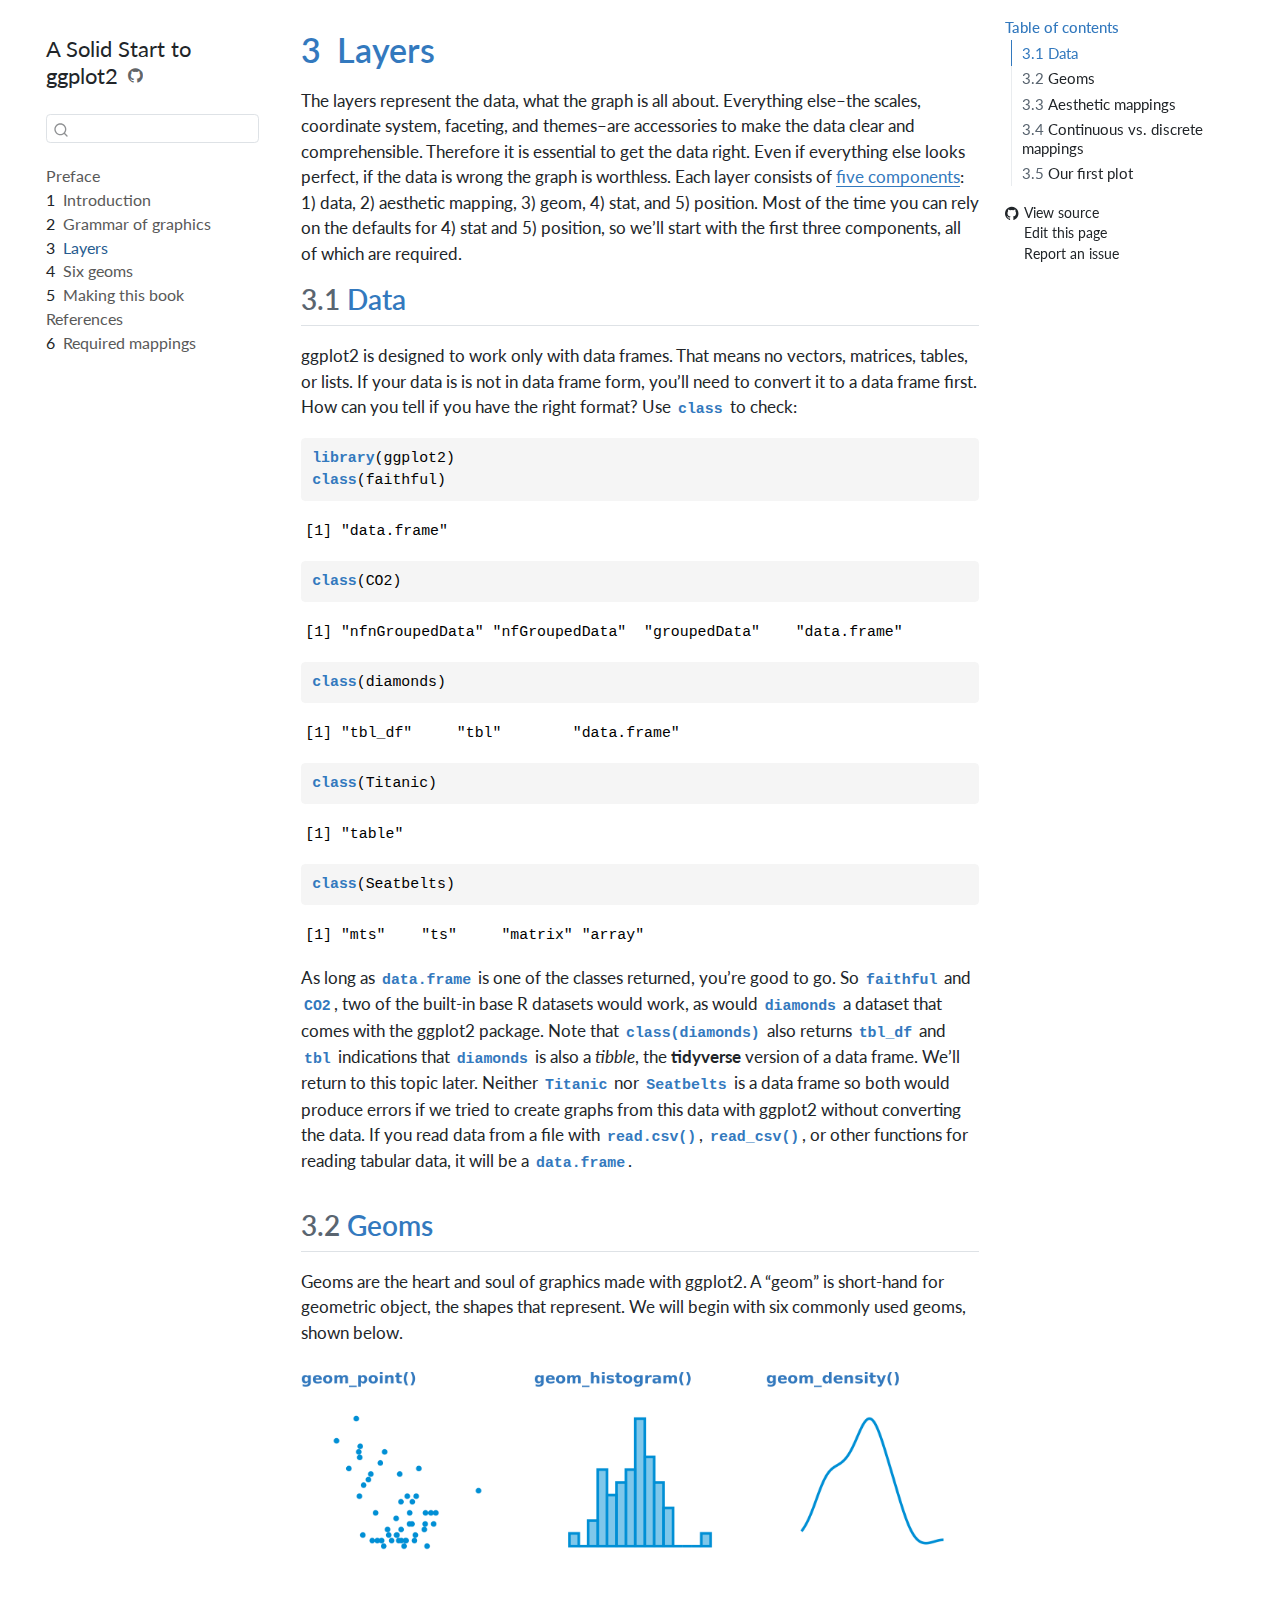
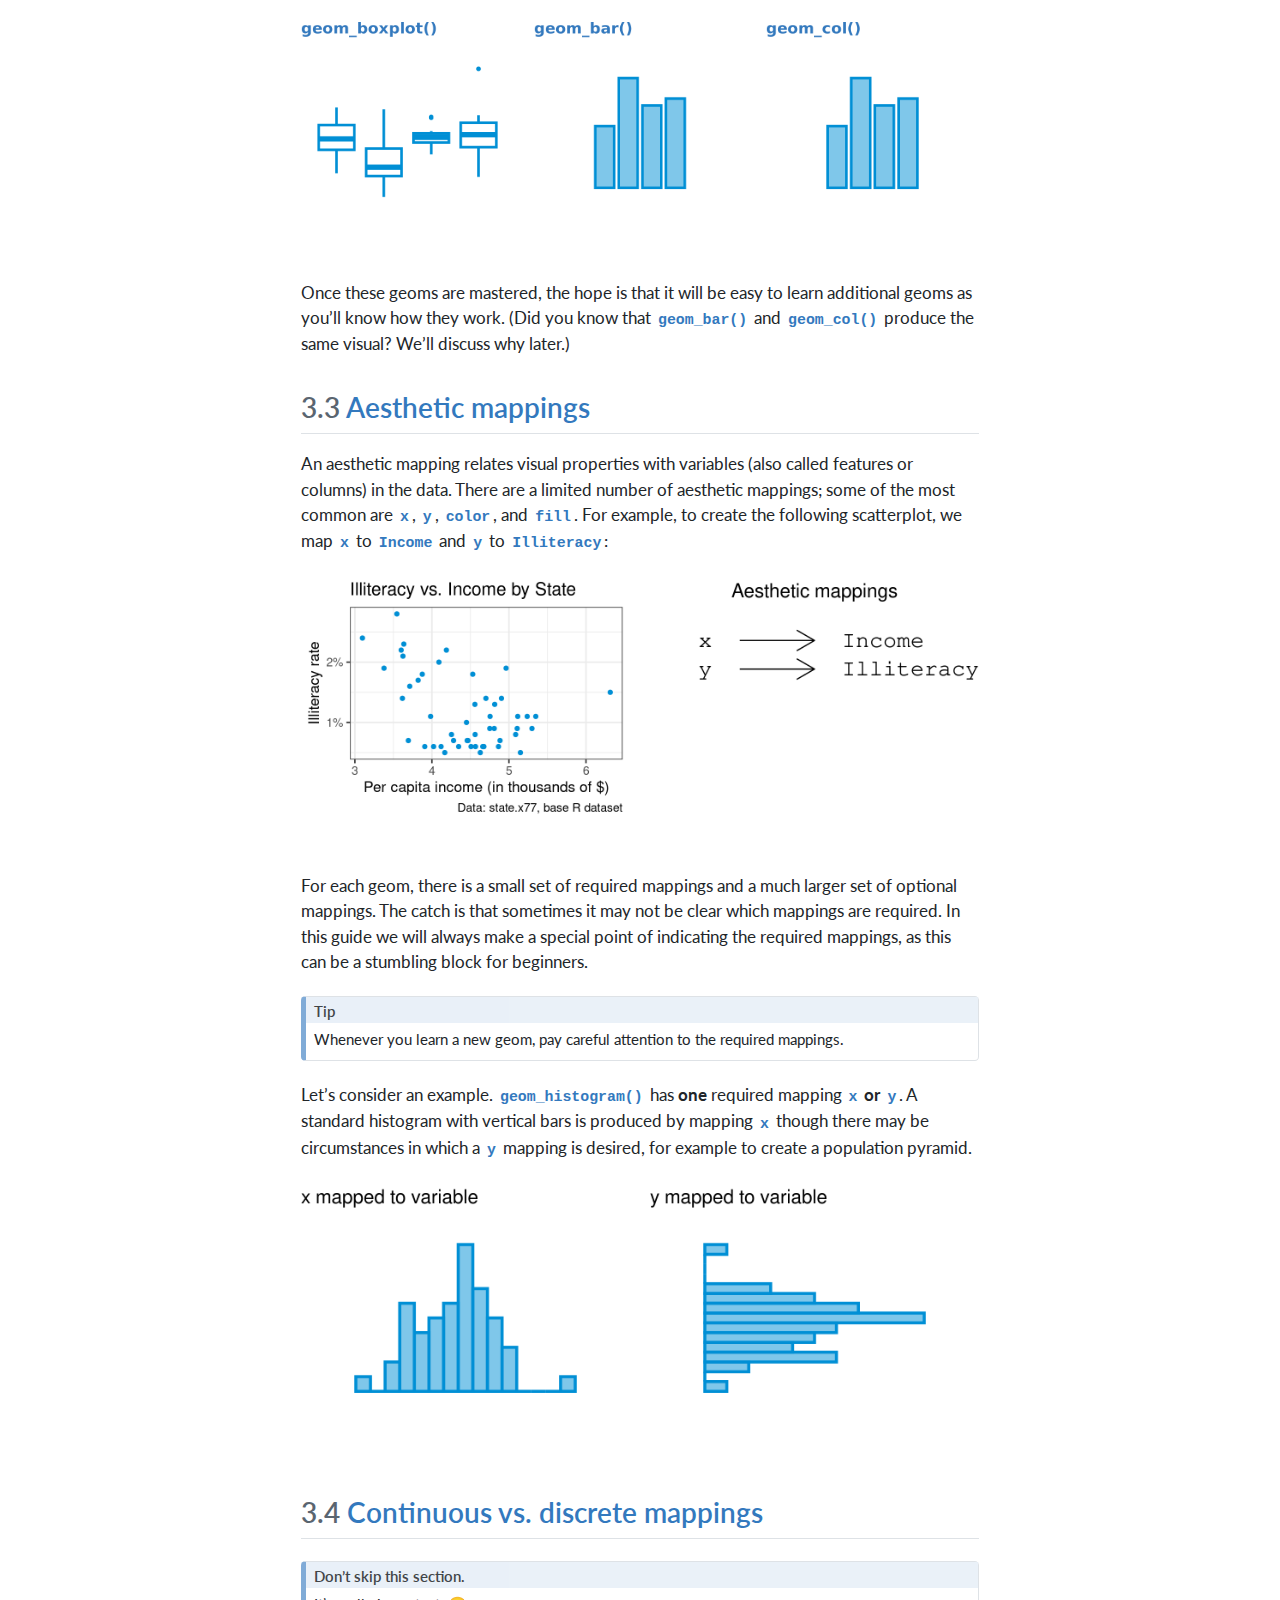
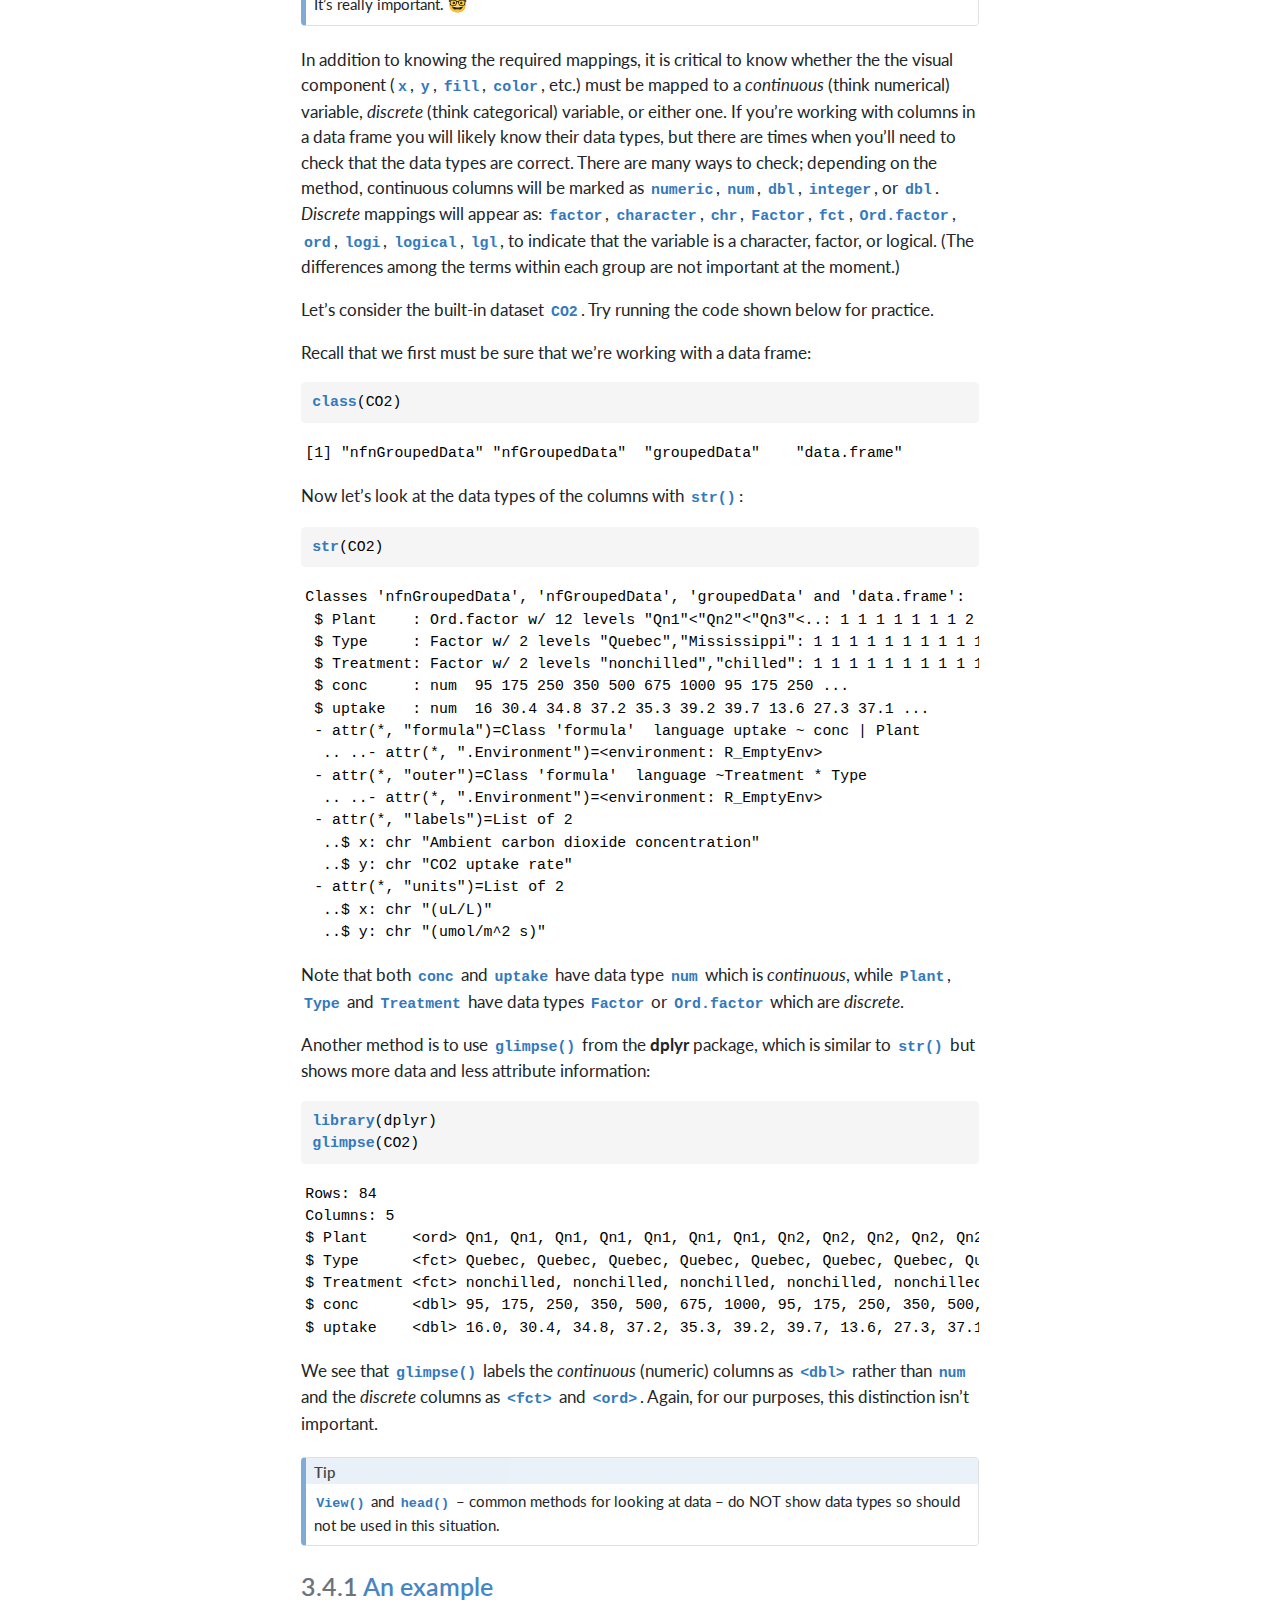
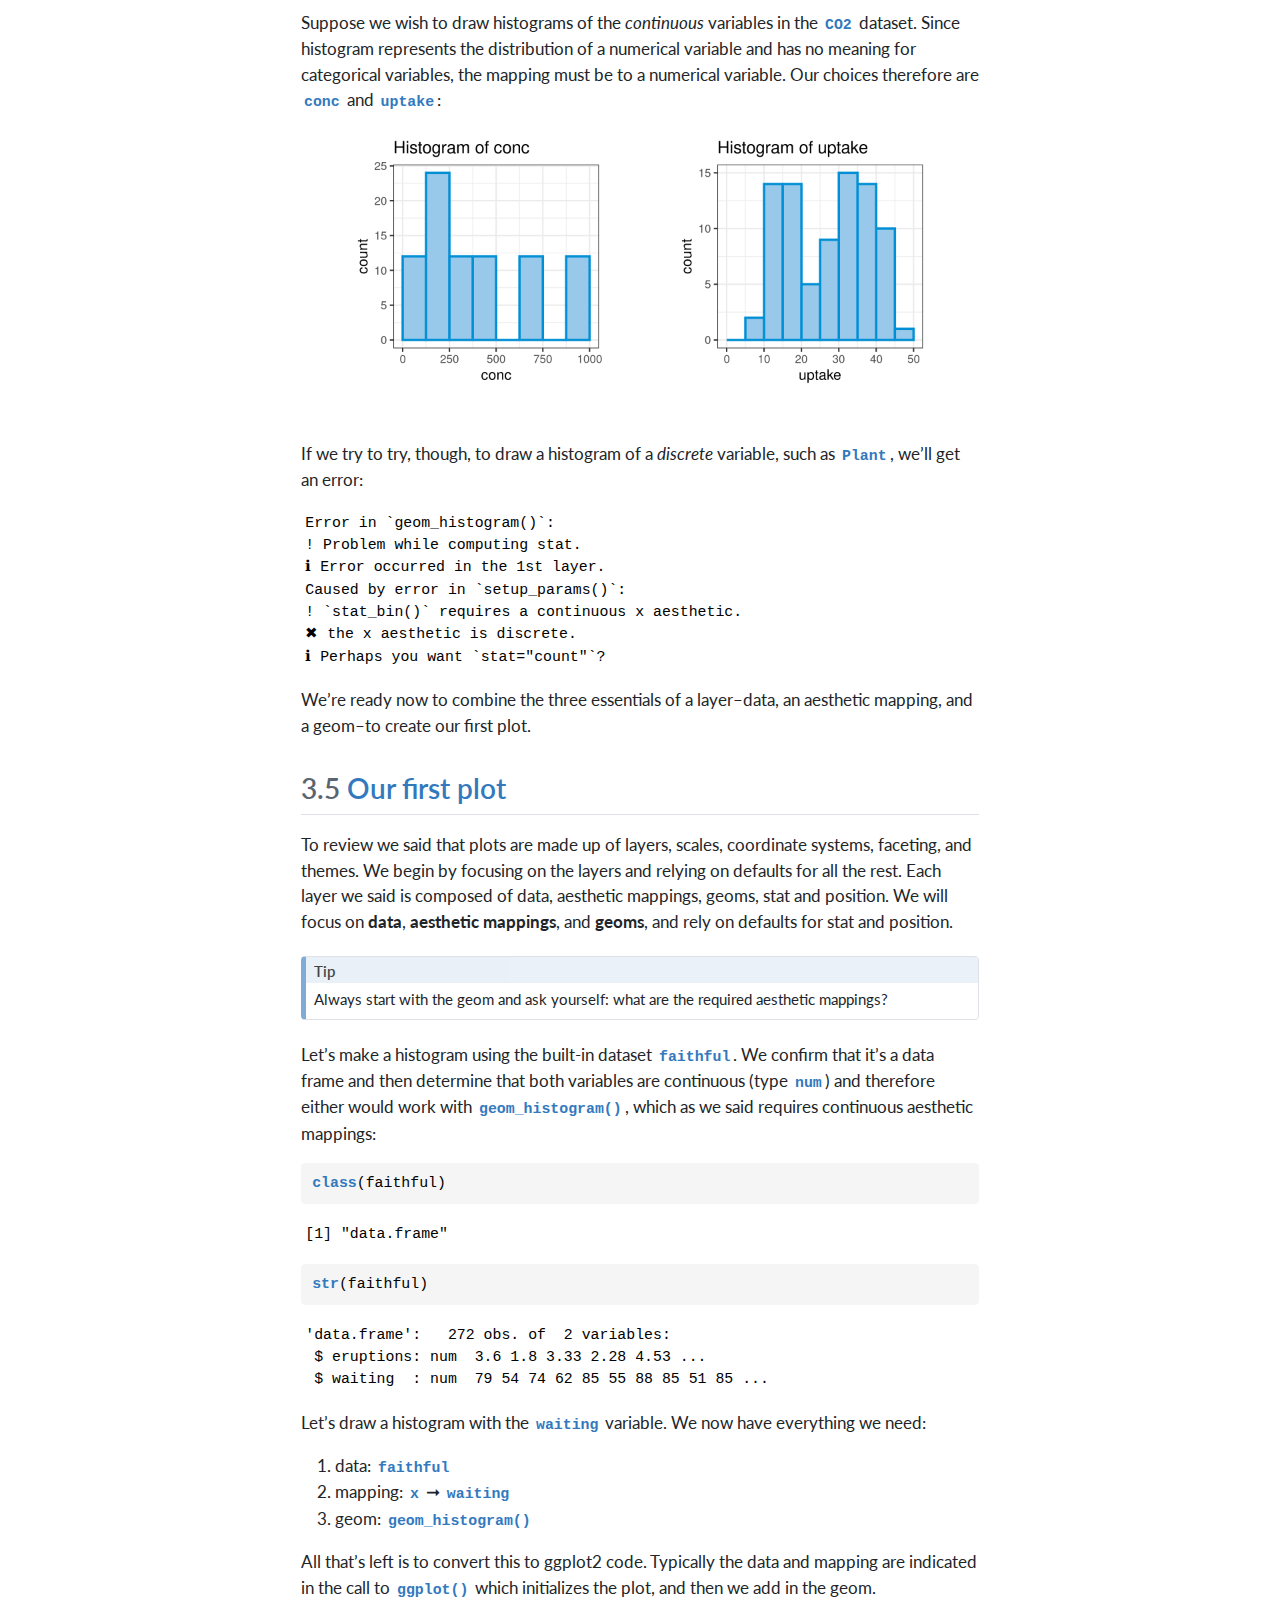
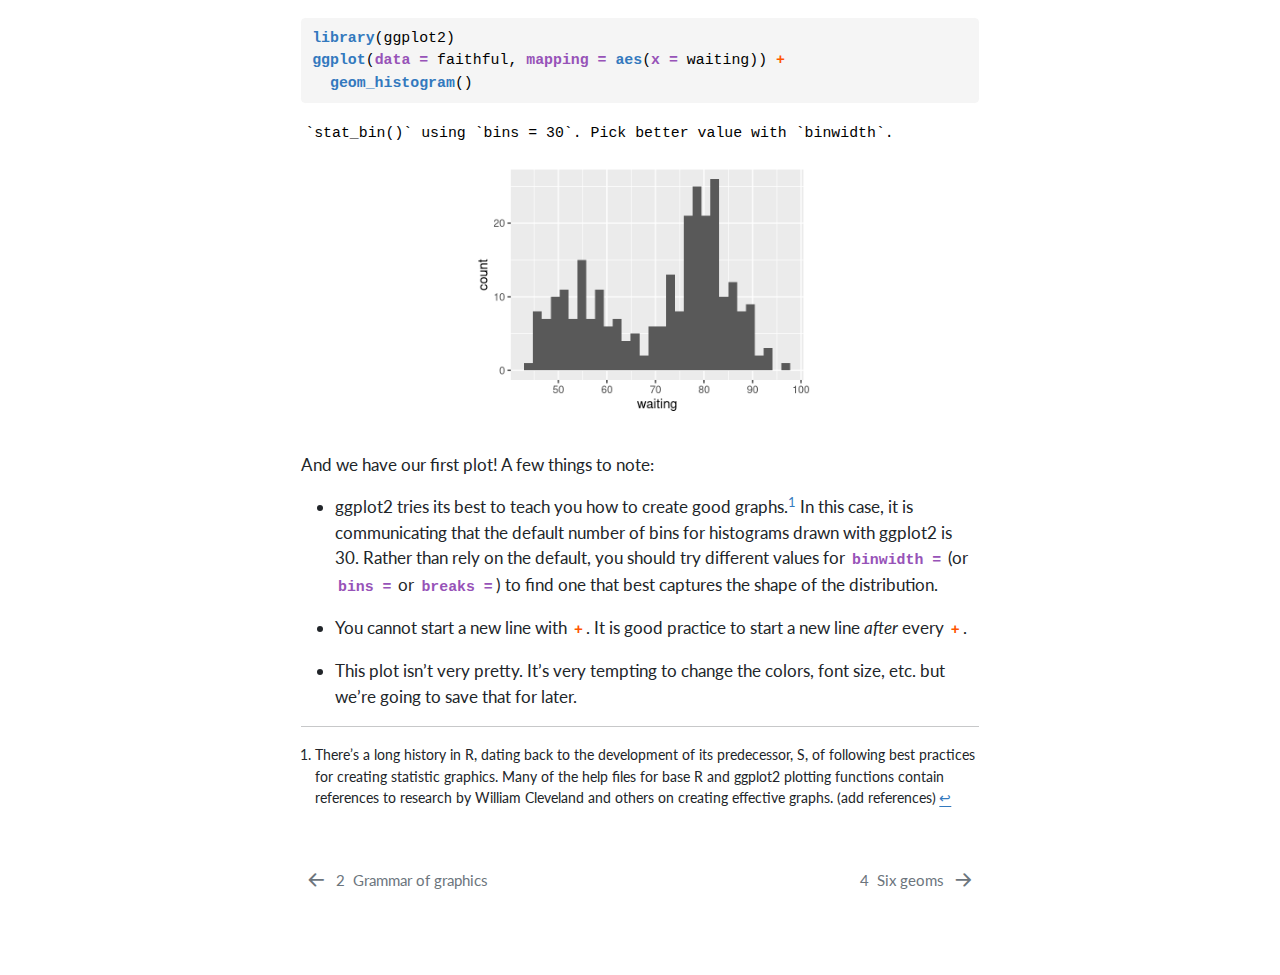
<file: layers.html>
<!DOCTYPE html>
<html xmlns="http://www.w3.org/1999/xhtml" lang="en" xml:lang="en"><head>

<meta charset="utf-8">
<meta name="generator" content="quarto-1.5.57">

<meta name="viewport" content="width=device-width, initial-scale=1.0, user-scalable=yes">


<title>3&nbsp; Layers – A Solid Start to ggplot2</title>
<style>
code{white-space: pre-wrap;}
span.smallcaps{font-variant: small-caps;}
div.columns{display: flex; gap: min(4vw, 1.5em);}
div.column{flex: auto; overflow-x: auto;}
div.hanging-indent{margin-left: 1.5em; text-indent: -1.5em;}
ul.task-list{list-style: none;}
ul.task-list li input[type="checkbox"] {
  width: 0.8em;
  margin: 0 0.8em 0.2em -1em; /* quarto-specific, see https://github.com/quarto-dev/quarto-cli/issues/4556 */ 
  vertical-align: middle;
}
/* CSS for syntax highlighting */
pre > code.sourceCode { white-space: pre; position: relative; }
pre > code.sourceCode > span { line-height: 1.25; }
pre > code.sourceCode > span:empty { height: 1.2em; }
.sourceCode { overflow: visible; }
code.sourceCode > span { color: inherit; text-decoration: inherit; }
div.sourceCode { margin: 1em 0; }
pre.sourceCode { margin: 0; }
@media screen {
div.sourceCode { overflow: auto; }
}
@media print {
pre > code.sourceCode { white-space: pre-wrap; }
pre > code.sourceCode > span { display: inline-block; text-indent: -5em; padding-left: 5em; }
}
pre.numberSource code
  { counter-reset: source-line 0; }
pre.numberSource code > span
  { position: relative; left: -4em; counter-increment: source-line; }
pre.numberSource code > span > a:first-child::before
  { content: counter(source-line);
    position: relative; left: -1em; text-align: right; vertical-align: baseline;
    border: none; display: inline-block;
    -webkit-touch-callout: none; -webkit-user-select: none;
    -khtml-user-select: none; -moz-user-select: none;
    -ms-user-select: none; user-select: none;
    padding: 0 4px; width: 4em;
  }
pre.numberSource { margin-left: 3em;  padding-left: 4px; }
div.sourceCode
  {   }
@media screen {
pre > code.sourceCode > span > a:first-child::before { text-decoration: underline; }
}
</style>


<script src="site_libs/quarto-nav/quarto-nav.js"></script>
<script src="site_libs/quarto-nav/headroom.min.js"></script>
<script src="site_libs/clipboard/clipboard.min.js"></script>
<script src="site_libs/quarto-search/autocomplete.umd.js"></script>
<script src="site_libs/quarto-search/fuse.min.js"></script>
<script src="site_libs/quarto-search/quarto-search.js"></script>
<meta name="quarto:offset" content="./">
<link href="./geoms.html" rel="next">
<link href="./grammar.html" rel="prev">
<script src="site_libs/quarto-html/quarto.js"></script>
<script src="site_libs/quarto-html/popper.min.js"></script>
<script src="site_libs/quarto-html/tippy.umd.min.js"></script>
<script src="site_libs/quarto-html/anchor.min.js"></script>
<link href="site_libs/quarto-html/tippy.css" rel="stylesheet">
<link href="site_libs/quarto-html/quarto-syntax-highlighting.css" rel="stylesheet" id="quarto-text-highlighting-styles">
<script src="site_libs/bootstrap/bootstrap.min.js"></script>
<link href="site_libs/bootstrap/bootstrap-icons.css" rel="stylesheet">
<link href="site_libs/bootstrap/bootstrap.min.css" rel="stylesheet" id="quarto-bootstrap" data-mode="light">
<script id="quarto-search-options" type="application/json">{
  "location": "sidebar",
  "copy-button": false,
  "collapse-after": 3,
  "panel-placement": "start",
  "type": "textbox",
  "limit": 50,
  "keyboard-shortcut": [
    "f",
    "/",
    "s"
  ],
  "show-item-context": false,
  "language": {
    "search-no-results-text": "No results",
    "search-matching-documents-text": "matching documents",
    "search-copy-link-title": "Copy link to search",
    "search-hide-matches-text": "Hide additional matches",
    "search-more-match-text": "more match in this document",
    "search-more-matches-text": "more matches in this document",
    "search-clear-button-title": "Clear",
    "search-text-placeholder": "",
    "search-detached-cancel-button-title": "Cancel",
    "search-submit-button-title": "Submit",
    "search-label": "Search"
  }
}</script>


</head>

<body class="nav-sidebar floating">

<div id="quarto-search-results"></div>
  <header id="quarto-header" class="headroom fixed-top">
  <nav class="quarto-secondary-nav">
    <div class="container-fluid d-flex">
      <button type="button" class="quarto-btn-toggle btn" data-bs-toggle="collapse" role="button" data-bs-target=".quarto-sidebar-collapse-item" aria-controls="quarto-sidebar" aria-expanded="false" aria-label="Toggle sidebar navigation" onclick="if (window.quartoToggleHeadroom) { window.quartoToggleHeadroom(); }">
        <i class="bi bi-layout-text-sidebar-reverse"></i>
      </button>
        <nav class="quarto-page-breadcrumbs" aria-label="breadcrumb"><ol class="breadcrumb"><li class="breadcrumb-item"><a href="./layers.html"><span class="chapter-number">3</span>&nbsp; <span class="chapter-title">Layers</span></a></li></ol></nav>
        <a class="flex-grow-1" role="navigation" data-bs-toggle="collapse" data-bs-target=".quarto-sidebar-collapse-item" aria-controls="quarto-sidebar" aria-expanded="false" aria-label="Toggle sidebar navigation" onclick="if (window.quartoToggleHeadroom) { window.quartoToggleHeadroom(); }">      
        </a>
      <button type="button" class="btn quarto-search-button" aria-label="Search" onclick="window.quartoOpenSearch();">
        <i class="bi bi-search"></i>
      </button>
    </div>
  </nav>
</header>
<!-- content -->
<div id="quarto-content" class="quarto-container page-columns page-rows-contents page-layout-article">
<!-- sidebar -->
  <nav id="quarto-sidebar" class="sidebar collapse collapse-horizontal quarto-sidebar-collapse-item sidebar-navigation floating overflow-auto">
    <div class="pt-lg-2 mt-2 text-left sidebar-header">
    <div class="sidebar-title mb-0 py-0">
      <a href="./">A Solid Start to ggplot2</a> 
        <div class="sidebar-tools-main">
    <a href="https://github.com/jtr13/graphs" title="Source Code" class="quarto-navigation-tool px-1" aria-label="Source Code"><i class="bi bi-github"></i></a>
</div>
    </div>
      </div>
        <div class="mt-2 flex-shrink-0 align-items-center">
        <div class="sidebar-search">
        <div id="quarto-search" class="" title="Search"></div>
        </div>
        </div>
    <div class="sidebar-menu-container"> 
    <ul class="list-unstyled mt-1">
        <li class="sidebar-item">
  <div class="sidebar-item-container"> 
  <a href="./index.html" class="sidebar-item-text sidebar-link">
 <span class="menu-text">Preface</span></a>
  </div>
</li>
        <li class="sidebar-item">
  <div class="sidebar-item-container"> 
  <a href="./intro.html" class="sidebar-item-text sidebar-link">
 <span class="menu-text"><span class="chapter-number">1</span>&nbsp; <span class="chapter-title">Introduction</span></span></a>
  </div>
</li>
        <li class="sidebar-item">
  <div class="sidebar-item-container"> 
  <a href="./grammar.html" class="sidebar-item-text sidebar-link">
 <span class="menu-text"><span class="chapter-number">2</span>&nbsp; <span class="chapter-title">Grammar of graphics</span></span></a>
  </div>
</li>
        <li class="sidebar-item">
  <div class="sidebar-item-container"> 
  <a href="./layers.html" class="sidebar-item-text sidebar-link active">
 <span class="menu-text"><span class="chapter-number">3</span>&nbsp; <span class="chapter-title">Layers</span></span></a>
  </div>
</li>
        <li class="sidebar-item">
  <div class="sidebar-item-container"> 
  <a href="./geoms.html" class="sidebar-item-text sidebar-link">
 <span class="menu-text"><span class="chapter-number">4</span>&nbsp; <span class="chapter-title">Six geoms</span></span></a>
  </div>
</li>
        <li class="sidebar-item">
  <div class="sidebar-item-container"> 
  <a href="./acknowledgments.html" class="sidebar-item-text sidebar-link">
 <span class="menu-text"><span class="chapter-number">5</span>&nbsp; <span class="chapter-title">Making this book</span></span></a>
  </div>
</li>
        <li class="sidebar-item">
  <div class="sidebar-item-container"> 
  <a href="./references.html" class="sidebar-item-text sidebar-link">
 <span class="menu-text">References</span></a>
  </div>
</li>
        <li class="sidebar-item">
  <div class="sidebar-item-container"> 
  <a href="./appendix.html" class="sidebar-item-text sidebar-link">
 <span class="menu-text"><span class="chapter-number">6</span>&nbsp; <span class="chapter-title">Required mappings</span></span></a>
  </div>
</li>
    </ul>
    </div>
</nav>
<div id="quarto-sidebar-glass" class="quarto-sidebar-collapse-item" data-bs-toggle="collapse" data-bs-target=".quarto-sidebar-collapse-item"></div>
<!-- margin-sidebar -->
    <div id="quarto-margin-sidebar" class="sidebar margin-sidebar">
        <nav id="TOC" role="doc-toc" class="toc-active">
    <h2 id="toc-title">Table of contents</h2>
   
  <ul>
  <li><a href="#data" id="toc-data" class="nav-link active" data-scroll-target="#data"><span class="header-section-number">3.1</span> Data</a></li>
  <li><a href="#geoms" id="toc-geoms" class="nav-link" data-scroll-target="#geoms"><span class="header-section-number">3.2</span> Geoms</a></li>
  <li><a href="#aesthetic-mappings" id="toc-aesthetic-mappings" class="nav-link" data-scroll-target="#aesthetic-mappings"><span class="header-section-number">3.3</span> Aesthetic mappings</a></li>
  <li><a href="#continuous-vs.-discrete-mappings" id="toc-continuous-vs.-discrete-mappings" class="nav-link" data-scroll-target="#continuous-vs.-discrete-mappings"><span class="header-section-number">3.4</span> Continuous vs.&nbsp;discrete mappings</a>
  <ul class="collapse">
  <li><a href="#an-example" id="toc-an-example" class="nav-link" data-scroll-target="#an-example"><span class="header-section-number">3.4.1</span> An example</a></li>
  </ul></li>
  <li><a href="#our-first-plot" id="toc-our-first-plot" class="nav-link" data-scroll-target="#our-first-plot"><span class="header-section-number">3.5</span> Our first plot</a></li>
  </ul>
<div class="toc-actions"><ul><li><a href="https://github.com/jtr13/graphs/blob/main/layers.qmd" class="toc-action"><i class="bi bi-github"></i>View source</a></li><li><a href="https://github.com/jtr13/graphs/edit/main/layers.qmd" class="toc-action"><i class="bi empty"></i>Edit this page</a></li><li><a href="https://github.com/jtr13/graphs/issues/new" class="toc-action"><i class="bi empty"></i>Report an issue</a></li></ul></div></nav>
    </div>
<!-- main -->
<main class="content" id="quarto-document-content">

<header id="title-block-header" class="quarto-title-block default">
<div class="quarto-title">
<h1 class="title"><span class="chapter-number">3</span>&nbsp; <span class="chapter-title">Layers</span></h1>
</div>



<div class="quarto-title-meta">

    
  
    
  </div>
  


</header>


<p>The layers represent the data, what the graph is all about. Everything else–the scales, coordinate system, faceting, and themes–are accessories to make the data clear and comprehensible. Therefore it is essential to get the data right. Even if everything else looks perfect, if the data is wrong the graph is worthless. Each layer consists of <a href="https://ggplot2-book.org/layers.html">five components</a>: 1) data, 2) aesthetic mapping, 3) geom, 4) stat, and 5) position. Most of the time you can rely on the defaults for 4) stat and 5) position, so we’ll start with the first three components, all of which are required.</p>
<section id="data" class="level2" data-number="3.1">
<h2 data-number="3.1" class="anchored" data-anchor-id="data"><span class="header-section-number">3.1</span> Data</h2>
<p>ggplot2 is designed to work only with data frames. That means no vectors, matrices, tables, or lists. If your data is is not in data frame form, you’ll need to convert it to a data frame first. How can you tell if you have the right format? Use <code>class</code> to check:</p>
<div class="cell" data-layout-align="center">
<div class="sourceCode cell-code" id="cb1"><pre class="sourceCode r code-with-copy"><code class="sourceCode r"><span id="cb1-1"><a href="#cb1-1" aria-hidden="true" tabindex="-1"></a><span class="fu">library</span>(ggplot2)</span>
<span id="cb1-2"><a href="#cb1-2" aria-hidden="true" tabindex="-1"></a><span class="fu">class</span>(faithful)</span></code><button title="Copy to Clipboard" class="code-copy-button"><i class="bi"></i></button></pre></div>
<div class="cell-output cell-output-stdout">
<pre><code>[1] "data.frame"</code></pre>
</div>
<div class="sourceCode cell-code" id="cb3"><pre class="sourceCode r code-with-copy"><code class="sourceCode r"><span id="cb3-1"><a href="#cb3-1" aria-hidden="true" tabindex="-1"></a><span class="fu">class</span>(CO2)</span></code><button title="Copy to Clipboard" class="code-copy-button"><i class="bi"></i></button></pre></div>
<div class="cell-output cell-output-stdout">
<pre><code>[1] "nfnGroupedData" "nfGroupedData"  "groupedData"    "data.frame"    </code></pre>
</div>
<div class="sourceCode cell-code" id="cb5"><pre class="sourceCode r code-with-copy"><code class="sourceCode r"><span id="cb5-1"><a href="#cb5-1" aria-hidden="true" tabindex="-1"></a><span class="fu">class</span>(diamonds)</span></code><button title="Copy to Clipboard" class="code-copy-button"><i class="bi"></i></button></pre></div>
<div class="cell-output cell-output-stdout">
<pre><code>[1] "tbl_df"     "tbl"        "data.frame"</code></pre>
</div>
<div class="sourceCode cell-code" id="cb7"><pre class="sourceCode r code-with-copy"><code class="sourceCode r"><span id="cb7-1"><a href="#cb7-1" aria-hidden="true" tabindex="-1"></a><span class="fu">class</span>(Titanic)</span></code><button title="Copy to Clipboard" class="code-copy-button"><i class="bi"></i></button></pre></div>
<div class="cell-output cell-output-stdout">
<pre><code>[1] "table"</code></pre>
</div>
<div class="sourceCode cell-code" id="cb9"><pre class="sourceCode r code-with-copy"><code class="sourceCode r"><span id="cb9-1"><a href="#cb9-1" aria-hidden="true" tabindex="-1"></a><span class="fu">class</span>(Seatbelts)</span></code><button title="Copy to Clipboard" class="code-copy-button"><i class="bi"></i></button></pre></div>
<div class="cell-output cell-output-stdout">
<pre><code>[1] "mts"    "ts"     "matrix" "array" </code></pre>
</div>
</div>
<p>As long as <code>data.frame</code> is one of the classes returned, you’re good to go. So <code>faithful</code> and <code>CO2</code>, two of the built-in base R datasets would work, as would <code>diamonds</code> a dataset that comes with the ggplot2 package. Note that <code>class(diamonds)</code> also returns <code>tbl_df</code> and <code>tbl</code> indications that <code>diamonds</code> is also a <em>tibble</em>, the <strong>tidyverse</strong> version of a data frame. We’ll return to this topic later. Neither <code>Titanic</code> nor <code>Seatbelts</code> is a data frame so both would produce errors if we tried to create graphs from this data with ggplot2 without converting the data. If you read data from a file with <code>read.csv()</code>, <code>read_csv()</code>, or other functions for reading tabular data, it will be a <code>data.frame</code>.</p>
</section>
<section id="geoms" class="level2" data-number="3.2">
<h2 data-number="3.2" class="anchored" data-anchor-id="geoms"><span class="header-section-number">3.2</span> Geoms</h2>
<p>Geoms are the heart and soul of graphics made with ggplot2. A “geom” is short-hand for geometric object, the shapes that represent. We will begin with six commonly used geoms, shown below.</p>
<div>

</div>
<div class="cell quarto-layout-panel" data-layout-align="center" data-layout-ncol="3">
<div class="quarto-layout-row">
<div class="quarto-layout-cell" style="flex-basis: 33.3%;justify-content: center;">
<div class="quarto-figure quarto-figure-center">
<figure class="figure">
<p><img src="layers_files/figure-html/unnamed-chunk-2-1.png" class="img-fluid quarto-figure quarto-figure-center figure-img"></p>
</figure>
</div>
</div>
<div class="quarto-layout-cell" style="flex-basis: 33.3%;justify-content: center;">
<div class="quarto-figure quarto-figure-center">
<figure class="figure">
<p><img src="layers_files/figure-html/unnamed-chunk-2-2.png" class="img-fluid quarto-figure quarto-figure-center figure-img"></p>
</figure>
</div>
</div>
<div class="quarto-layout-cell" style="flex-basis: 33.3%;justify-content: center;">
<div class="quarto-figure quarto-figure-center">
<figure class="figure">
<p><img src="layers_files/figure-html/unnamed-chunk-2-3.png" class="img-fluid quarto-figure quarto-figure-center figure-img"></p>
</figure>
</div>
</div>
</div>
<div class="quarto-layout-row">
<div class="quarto-layout-cell" style="flex-basis: 33.3%;justify-content: center;">
<div class="quarto-figure quarto-figure-center">
<figure class="figure">
<p><img src="layers_files/figure-html/unnamed-chunk-2-4.png" class="img-fluid quarto-figure quarto-figure-center figure-img"></p>
</figure>
</div>
</div>
<div class="quarto-layout-cell" style="flex-basis: 33.3%;justify-content: center;">
<div class="quarto-figure quarto-figure-center">
<figure class="figure">
<p><img src="layers_files/figure-html/unnamed-chunk-2-5.png" class="img-fluid quarto-figure quarto-figure-center figure-img"></p>
</figure>
</div>
</div>
<div class="quarto-layout-cell" style="flex-basis: 33.3%;justify-content: center;">
<div class="quarto-figure quarto-figure-center">
<figure class="figure">
<p><img src="layers_files/figure-html/unnamed-chunk-2-6.png" class="img-fluid quarto-figure quarto-figure-center figure-img"></p>
</figure>
</div>
</div>
</div>
</div>
<p>Once these geoms are mastered, the hope is that it will be easy to learn additional geoms as you’ll know how they work. (Did you know that <code>geom_bar()</code> and <code>geom_col()</code> produce the same visual? We’ll discuss why later.)</p>
</section>
<section id="aesthetic-mappings" class="level2" data-number="3.3">
<h2 data-number="3.3" class="anchored" data-anchor-id="aesthetic-mappings"><span class="header-section-number">3.3</span> Aesthetic mappings</h2>
<p>An aesthetic mapping relates visual properties with variables (also called features or columns) in the data. There are a limited number of aesthetic mappings; some of the most common are <code>x</code>, <code>y</code>, <code>color</code>, and <code>fill</code>. For example, to create the following scatterplot, we map <code>x</code> to <code>Income</code> and <code>y</code> to <code>Illiteracy</code>:</p>
<div>

</div>
<div class="cell quarto-layout-panel" data-layout-align="center" data-layout-ncol="2">
<div class="quarto-layout-row">
<div class="quarto-layout-cell" style="flex-basis: 50.0%;justify-content: center;">
<div class="quarto-figure quarto-figure-center">
<figure class="figure">
<p><img src="layers_files/figure-html/unnamed-chunk-3-1.png" class="img-fluid quarto-figure quarto-figure-center figure-img"></p>
</figure>
</div>
</div>
<div class="quarto-layout-cell" style="flex-basis: 50.0%;justify-content: center;">
<div class="quarto-figure quarto-figure-center">
<figure class="figure">
<p><img src="layers_files/figure-html/unnamed-chunk-3-2.png" class="img-fluid quarto-figure quarto-figure-center figure-img"></p>
</figure>
</div>
</div>
</div>
</div>
<p>For each geom, there is a small set of required mappings and a much larger set of optional mappings. The catch is that sometimes it may not be clear which mappings are required. In this guide we will always make a special point of indicating the required mappings, as this can be a stumbling block for beginners.</p>
<div class="callout callout-style-default callout-tip no-icon callout-titled">
<div class="callout-header d-flex align-content-center">
<div class="callout-icon-container">
<i class="callout-icon no-icon"></i>
</div>
<div class="callout-title-container flex-fill">
Tip
</div>
</div>
<div class="callout-body-container callout-body">
<p>Whenever you learn a new geom, pay careful attention to the required mappings.</p>
</div>
</div>
<p>Let’s consider an example. <code>geom_histogram()</code> has <strong>one</strong> required mapping <strong><code>x</code> or <code>y</code></strong>. A standard histogram with vertical bars is produced by mapping <code>x</code> though there may be circumstances in which a <code>y</code> mapping is desired, for example to create a population pyramid.</p>
<div>

</div>
<div class="cell quarto-layout-panel" data-layout-align="center" data-layout-ncol="2">
<div class="quarto-layout-row">
<div class="quarto-layout-cell" style="flex-basis: 50.0%;justify-content: center;">
<div class="quarto-figure quarto-figure-center">
<figure class="figure">
<p><img src="layers_files/figure-html/unnamed-chunk-4-1.png" class="img-fluid quarto-figure quarto-figure-center figure-img"></p>
</figure>
</div>
</div>
<div class="quarto-layout-cell" style="flex-basis: 50.0%;justify-content: center;">
<div class="quarto-figure quarto-figure-center">
<figure class="figure">
<p><img src="layers_files/figure-html/unnamed-chunk-4-2.png" class="img-fluid quarto-figure quarto-figure-center figure-img"></p>
</figure>
</div>
</div>
</div>
</div>
</section>
<section id="continuous-vs.-discrete-mappings" class="level2" data-number="3.4">
<h2 data-number="3.4" class="anchored" data-anchor-id="continuous-vs.-discrete-mappings"><span class="header-section-number">3.4</span> Continuous vs.&nbsp;discrete mappings</h2>
<div class="callout callout-style-default callout-tip no-icon callout-titled">
<div class="callout-header d-flex align-content-center">
<div class="callout-icon-container">
<i class="callout-icon no-icon"></i>
</div>
<div class="callout-title-container flex-fill">
Don’t skip this section.
</div>
</div>
<div class="callout-body-container callout-body">
<p>It’s really important. 🤓</p>
</div>
</div>
<p>In addition to knowing the required mappings, it is critical to know whether the the visual component (<code>x</code>, <code>y</code>, <code>fill</code>, <code>color</code>, etc.) must be mapped to a <em>continuous</em> (think numerical) variable, <em>discrete</em> (think categorical) variable, or either one. If you’re working with columns in a data frame you will likely know their data types, but there are times when you’ll need to check that the data types are correct. There are many ways to check; depending on the method, continuous columns will be marked as <code>numeric</code>, <code>num</code>, <code>dbl</code>, <code>integer</code>, or <code>dbl</code>. <em>Discrete</em> mappings will appear as: <code>factor</code>, <code>character</code>, <code>chr</code>, <code>Factor</code>, <code>fct</code>, <code>Ord.factor</code>, <code>ord</code>, <code>logi</code>, <code>logical</code>, <code>lgl</code>, to indicate that the variable is a character, factor, or logical. (The differences among the terms within each group are not important at the moment.)</p>
<p>Let’s consider the built-in dataset <code>CO2</code>. Try running the code shown below for practice.</p>
<p>Recall that we first must be sure that we’re working with a data frame:</p>
<div class="cell" data-layout-align="center">
<div class="sourceCode cell-code" id="cb11"><pre class="sourceCode r code-with-copy"><code class="sourceCode r"><span id="cb11-1"><a href="#cb11-1" aria-hidden="true" tabindex="-1"></a><span class="fu">class</span>(CO2)</span></code><button title="Copy to Clipboard" class="code-copy-button"><i class="bi"></i></button></pre></div>
<div class="cell-output cell-output-stdout">
<pre><code>[1] "nfnGroupedData" "nfGroupedData"  "groupedData"    "data.frame"    </code></pre>
</div>
</div>
<p>Now let’s look at the data types of the columns with <code>str()</code>:</p>
<div class="cell" data-layout-align="center">
<div class="sourceCode cell-code" id="cb13"><pre class="sourceCode r code-with-copy"><code class="sourceCode r"><span id="cb13-1"><a href="#cb13-1" aria-hidden="true" tabindex="-1"></a><span class="fu">str</span>(CO2)</span></code><button title="Copy to Clipboard" class="code-copy-button"><i class="bi"></i></button></pre></div>
<div class="cell-output cell-output-stdout">
<pre><code>Classes 'nfnGroupedData', 'nfGroupedData', 'groupedData' and 'data.frame':  84 obs. of  5 variables:
 $ Plant    : Ord.factor w/ 12 levels "Qn1"&lt;"Qn2"&lt;"Qn3"&lt;..: 1 1 1 1 1 1 1 2 2 2 ...
 $ Type     : Factor w/ 2 levels "Quebec","Mississippi": 1 1 1 1 1 1 1 1 1 1 ...
 $ Treatment: Factor w/ 2 levels "nonchilled","chilled": 1 1 1 1 1 1 1 1 1 1 ...
 $ conc     : num  95 175 250 350 500 675 1000 95 175 250 ...
 $ uptake   : num  16 30.4 34.8 37.2 35.3 39.2 39.7 13.6 27.3 37.1 ...
 - attr(*, "formula")=Class 'formula'  language uptake ~ conc | Plant
  .. ..- attr(*, ".Environment")=&lt;environment: R_EmptyEnv&gt; 
 - attr(*, "outer")=Class 'formula'  language ~Treatment * Type
  .. ..- attr(*, ".Environment")=&lt;environment: R_EmptyEnv&gt; 
 - attr(*, "labels")=List of 2
  ..$ x: chr "Ambient carbon dioxide concentration"
  ..$ y: chr "CO2 uptake rate"
 - attr(*, "units")=List of 2
  ..$ x: chr "(uL/L)"
  ..$ y: chr "(umol/m^2 s)"</code></pre>
</div>
</div>
<p>Note that both <code>conc</code> and <code>uptake</code> have data type <code>num</code> which is <em>continuous</em>, while <code>Plant</code>, <code>Type</code> and <code>Treatment</code> have data types <code>Factor</code> or <code>Ord.factor</code> which are <em>discrete</em>.</p>
<p>Another method is to use <code>glimpse()</code> from the <strong>dplyr</strong> package, which is similar to <code>str()</code> but shows more data and less attribute information:</p>
<div class="cell" data-layout-align="center">
<div class="sourceCode cell-code" id="cb15"><pre class="sourceCode r code-with-copy"><code class="sourceCode r"><span id="cb15-1"><a href="#cb15-1" aria-hidden="true" tabindex="-1"></a><span class="fu">library</span>(dplyr)</span>
<span id="cb15-2"><a href="#cb15-2" aria-hidden="true" tabindex="-1"></a><span class="fu">glimpse</span>(CO2)</span></code><button title="Copy to Clipboard" class="code-copy-button"><i class="bi"></i></button></pre></div>
<div class="cell-output cell-output-stdout">
<pre><code>Rows: 84
Columns: 5
$ Plant     &lt;ord&gt; Qn1, Qn1, Qn1, Qn1, Qn1, Qn1, Qn1, Qn2, Qn2, Qn2, Qn2, Qn2, …
$ Type      &lt;fct&gt; Quebec, Quebec, Quebec, Quebec, Quebec, Quebec, Quebec, Queb…
$ Treatment &lt;fct&gt; nonchilled, nonchilled, nonchilled, nonchilled, nonchilled, …
$ conc      &lt;dbl&gt; 95, 175, 250, 350, 500, 675, 1000, 95, 175, 250, 350, 500, 6…
$ uptake    &lt;dbl&gt; 16.0, 30.4, 34.8, 37.2, 35.3, 39.2, 39.7, 13.6, 27.3, 37.1, …</code></pre>
</div>
</div>
<p>We see that <code>glimpse()</code> labels the <em>continuous</em> (numeric) columns as <code>&lt;dbl&gt;</code> rather than <code>num</code> and the <em>discrete</em> columns as <code>&lt;fct&gt;</code> and <code>&lt;ord&gt;</code>. Again, for our purposes, this distinction isn’t important.</p>
<div class="callout callout-style-default callout-tip no-icon callout-titled">
<div class="callout-header d-flex align-content-center">
<div class="callout-icon-container">
<i class="callout-icon no-icon"></i>
</div>
<div class="callout-title-container flex-fill">
Tip
</div>
</div>
<div class="callout-body-container callout-body">
<p><code>View()</code> and <code>head()</code> – common methods for looking at data – do NOT show data types so should not be used in this situation.</p>
</div>
</div>
<section id="an-example" class="level3" data-number="3.4.1">
<h3 data-number="3.4.1" class="anchored" data-anchor-id="an-example"><span class="header-section-number">3.4.1</span> An example</h3>
<p>Suppose we wish to draw histograms of the <em>continuous</em> variables in the <code>CO2</code> dataset. Since histogram represents the distribution of a numerical variable and has no meaning for categorical variables, the mapping must be to a numerical variable. Our choices therefore are <code>conc</code> and <code>uptake</code>:</p>
<div>

</div>
<div class="cell quarto-layout-panel" data-layout-align="center" data-layout="[[-5,45,-5,45,-5]]">
<div class="quarto-layout-row">
<div class="quarto-figure-spacer quarto-layout-cell" style="flex-basis: 4.8%;justify-content: center;">
<p>&nbsp;</p>
</div>
<div class="quarto-layout-cell" style="flex-basis: 42.9%;justify-content: center;">
<div class="quarto-figure quarto-figure-center">
<figure class="figure">
<p><img src="layers_files/figure-html/unnamed-chunk-8-1.png" class="img-fluid quarto-figure quarto-figure-center figure-img"></p>
</figure>
</div>
</div>
<div class="quarto-figure-spacer quarto-layout-cell" style="flex-basis: 4.8%;justify-content: center;">
<p>&nbsp;</p>
</div>
<div class="quarto-layout-cell" style="flex-basis: 42.9%;justify-content: center;">
<div class="quarto-figure quarto-figure-center">
<figure class="figure">
<p><img src="layers_files/figure-html/unnamed-chunk-8-2.png" class="img-fluid quarto-figure quarto-figure-center figure-img"></p>
</figure>
</div>
</div>
<div class="quarto-figure-spacer quarto-layout-cell" style="flex-basis: 4.8%;justify-content: center;">
<p>&nbsp;</p>
</div>
</div>
</div>
<p>If we try to try, though, to draw a histogram of a <em>discrete</em> variable, such as <code>Plant</code>, we’ll get an error:</p>
<div class="cell" data-layout-align="center">
<div class="cell-output cell-output-error">
<pre><code>Error in `geom_histogram()`:
! Problem while computing stat.
ℹ Error occurred in the 1st layer.
Caused by error in `setup_params()`:
! `stat_bin()` requires a continuous x aesthetic.
✖ the x aesthetic is discrete.
ℹ Perhaps you want `stat="count"`?</code></pre>
</div>
</div>
<p>We’re ready now to combine the three essentials of a layer–data, an aesthetic mapping, and a geom–to create our first plot.</p>
</section>
</section>
<section id="our-first-plot" class="level2" data-number="3.5">
<h2 data-number="3.5" class="anchored" data-anchor-id="our-first-plot"><span class="header-section-number">3.5</span> Our first plot</h2>
<p>To review we said that plots are made up of layers, scales, coordinate systems, faceting, and themes. We begin by focusing on the layers and relying on defaults for all the rest. Each layer we said is composed of data, aesthetic mappings, geoms, stat and position. We will focus on <strong>data</strong>, <strong>aesthetic mappings</strong>, and <strong>geoms</strong>, and rely on defaults for stat and position.</p>
<div class="callout callout-style-default callout-tip no-icon callout-titled">
<div class="callout-header d-flex align-content-center">
<div class="callout-icon-container">
<i class="callout-icon no-icon"></i>
</div>
<div class="callout-title-container flex-fill">
Tip
</div>
</div>
<div class="callout-body-container callout-body">
<p>Always start with the geom and ask yourself: what are the required aesthetic mappings?</p>
</div>
</div>
<p>Let’s make a histogram using the built-in dataset <code>faithful</code>. We confirm that it’s a data frame and then determine that both variables are continuous (type <code>num</code>) and therefore either would work with <code>geom_histogram()</code>, which as we said requires continuous aesthetic mappings:</p>
<div class="cell" data-layout-align="center">
<div class="sourceCode cell-code" id="cb18"><pre class="sourceCode r code-with-copy"><code class="sourceCode r"><span id="cb18-1"><a href="#cb18-1" aria-hidden="true" tabindex="-1"></a><span class="fu">class</span>(faithful)</span></code><button title="Copy to Clipboard" class="code-copy-button"><i class="bi"></i></button></pre></div>
<div class="cell-output cell-output-stdout">
<pre><code>[1] "data.frame"</code></pre>
</div>
<div class="sourceCode cell-code" id="cb20"><pre class="sourceCode r code-with-copy"><code class="sourceCode r"><span id="cb20-1"><a href="#cb20-1" aria-hidden="true" tabindex="-1"></a><span class="fu">str</span>(faithful)</span></code><button title="Copy to Clipboard" class="code-copy-button"><i class="bi"></i></button></pre></div>
<div class="cell-output cell-output-stdout">
<pre><code>'data.frame':   272 obs. of  2 variables:
 $ eruptions: num  3.6 1.8 3.33 2.28 4.53 ...
 $ waiting  : num  79 54 74 62 85 55 88 85 51 85 ...</code></pre>
</div>
</div>
<p>Let’s draw a histogram with the <code>waiting</code> variable. We now have everything we need:</p>
<ol type="1">
<li>data: <code>faithful</code></li>
<li>mapping: <code>x</code> ➞ <code>waiting</code></li>
<li>geom: <code>geom_histogram()</code></li>
</ol>
<p>All that’s left is to convert this to ggplot2 code. Typically the data and mapping are indicated in the call to <code>ggplot()</code> which initializes the plot, and then we add in the geom.</p>
<div class="cell" data-layout-align="center">
<div class="sourceCode cell-code" id="cb22"><pre class="sourceCode r code-with-copy"><code class="sourceCode r"><span id="cb22-1"><a href="#cb22-1" aria-hidden="true" tabindex="-1"></a><span class="fu">library</span>(ggplot2)</span>
<span id="cb22-2"><a href="#cb22-2" aria-hidden="true" tabindex="-1"></a><span class="fu">ggplot</span>(<span class="at">data =</span> faithful, <span class="at">mapping =</span> <span class="fu">aes</span>(<span class="at">x =</span> waiting)) <span class="sc">+</span></span>
<span id="cb22-3"><a href="#cb22-3" aria-hidden="true" tabindex="-1"></a>  <span class="fu">geom_histogram</span>()</span></code><button title="Copy to Clipboard" class="code-copy-button"><i class="bi"></i></button></pre></div>
<div class="cell-output cell-output-stderr">
<pre><code>`stat_bin()` using `bins = 30`. Pick better value with `binwidth`.</code></pre>
</div>
<div class="cell-output-display">
<div class="quarto-figure quarto-figure-center">
<figure class="figure">
<p><img src="layers_files/figure-html/unnamed-chunk-11-1.png" class="img-fluid quarto-figure quarto-figure-center figure-img" style="width:50.0%"></p>
</figure>
</div>
</div>
</div>
<p>And we have our first plot! A few things to note:</p>
<ul>
<li><p>ggplot2 tries its best to teach you how to create good graphs.<a href="#fn1" class="footnote-ref" id="fnref1" role="doc-noteref"><sup>1</sup></a> In this case, it is communicating that the default number of bins for histograms drawn with ggplot2 is 30. Rather than rely on the default, you should try different values for <code><span class="at">binwidth =</span></code> (or <code><span class="at">bins =</span></code> or <code><span class="at">breaks =</span></code>) to find one that best captures the shape of the distribution.</p></li>
<li><p>You cannot start a new line with <code><span class="sc">+</span></code>. It is good practice to start a new line <em>after</em> every <code><span class="sc">+</span></code>.</p></li>
<li><p>This plot isn’t very pretty. It’s very tempting to change the colors, font size, etc. but we’re going to save that for later.</p></li>
</ul>


</section>
<section id="footnotes" class="footnotes footnotes-end-of-document" role="doc-endnotes">
<hr>
<ol>
<li id="fn1"><p>There’s a long history in R, dating back to the development of its predecessor, S, of following best practices for creating statistic graphics. Many of the help files for base R and ggplot2 plotting functions contain references to research by William Cleveland and others on creating effective graphs. (add references)<a href="#fnref1" class="footnote-back" role="doc-backlink">↩︎</a></p></li>
</ol>
</section>

</main> <!-- /main -->
<script id="quarto-html-after-body" type="application/javascript">
window.document.addEventListener("DOMContentLoaded", function (event) {
  const toggleBodyColorMode = (bsSheetEl) => {
    const mode = bsSheetEl.getAttribute("data-mode");
    const bodyEl = window.document.querySelector("body");
    if (mode === "dark") {
      bodyEl.classList.add("quarto-dark");
      bodyEl.classList.remove("quarto-light");
    } else {
      bodyEl.classList.add("quarto-light");
      bodyEl.classList.remove("quarto-dark");
    }
  }
  const toggleBodyColorPrimary = () => {
    const bsSheetEl = window.document.querySelector("link#quarto-bootstrap");
    if (bsSheetEl) {
      toggleBodyColorMode(bsSheetEl);
    }
  }
  toggleBodyColorPrimary();  
  const icon = "";
  const anchorJS = new window.AnchorJS();
  anchorJS.options = {
    placement: 'right',
    icon: icon
  };
  anchorJS.add('.anchored');
  const isCodeAnnotation = (el) => {
    for (const clz of el.classList) {
      if (clz.startsWith('code-annotation-')) {                     
        return true;
      }
    }
    return false;
  }
  const onCopySuccess = function(e) {
    // button target
    const button = e.trigger;
    // don't keep focus
    button.blur();
    // flash "checked"
    button.classList.add('code-copy-button-checked');
    var currentTitle = button.getAttribute("title");
    button.setAttribute("title", "Copied!");
    let tooltip;
    if (window.bootstrap) {
      button.setAttribute("data-bs-toggle", "tooltip");
      button.setAttribute("data-bs-placement", "left");
      button.setAttribute("data-bs-title", "Copied!");
      tooltip = new bootstrap.Tooltip(button, 
        { trigger: "manual", 
          customClass: "code-copy-button-tooltip",
          offset: [0, -8]});
      tooltip.show();    
    }
    setTimeout(function() {
      if (tooltip) {
        tooltip.hide();
        button.removeAttribute("data-bs-title");
        button.removeAttribute("data-bs-toggle");
        button.removeAttribute("data-bs-placement");
      }
      button.setAttribute("title", currentTitle);
      button.classList.remove('code-copy-button-checked');
    }, 1000);
    // clear code selection
    e.clearSelection();
  }
  const getTextToCopy = function(trigger) {
      const codeEl = trigger.previousElementSibling.cloneNode(true);
      for (const childEl of codeEl.children) {
        if (isCodeAnnotation(childEl)) {
          childEl.remove();
        }
      }
      return codeEl.innerText;
  }
  const clipboard = new window.ClipboardJS('.code-copy-button:not([data-in-quarto-modal])', {
    text: getTextToCopy
  });
  clipboard.on('success', onCopySuccess);
  if (window.document.getElementById('quarto-embedded-source-code-modal')) {
    // For code content inside modals, clipBoardJS needs to be initialized with a container option
    // TODO: Check when it could be a function (https://github.com/zenorocha/clipboard.js/issues/860)
    const clipboardModal = new window.ClipboardJS('.code-copy-button[data-in-quarto-modal]', {
      text: getTextToCopy,
      container: window.document.getElementById('quarto-embedded-source-code-modal')
    });
    clipboardModal.on('success', onCopySuccess);
  }
    var localhostRegex = new RegExp(/^(?:http|https):\/\/localhost\:?[0-9]*\//);
    var mailtoRegex = new RegExp(/^mailto:/);
      var filterRegex = new RegExp("https:\/\/jtr13\.github\.io\/graphs");
    var isInternal = (href) => {
        return filterRegex.test(href) || localhostRegex.test(href) || mailtoRegex.test(href);
    }
    // Inspect non-navigation links and adorn them if external
 	var links = window.document.querySelectorAll('a[href]:not(.nav-link):not(.navbar-brand):not(.toc-action):not(.sidebar-link):not(.sidebar-item-toggle):not(.pagination-link):not(.no-external):not([aria-hidden]):not(.dropdown-item):not(.quarto-navigation-tool):not(.about-link)');
    for (var i=0; i<links.length; i++) {
      const link = links[i];
      if (!isInternal(link.href)) {
        // undo the damage that might have been done by quarto-nav.js in the case of
        // links that we want to consider external
        if (link.dataset.originalHref !== undefined) {
          link.href = link.dataset.originalHref;
        }
      }
    }
  function tippyHover(el, contentFn, onTriggerFn, onUntriggerFn) {
    const config = {
      allowHTML: true,
      maxWidth: 500,
      delay: 100,
      arrow: false,
      appendTo: function(el) {
          return el.parentElement;
      },
      interactive: true,
      interactiveBorder: 10,
      theme: 'quarto',
      placement: 'bottom-start',
    };
    if (contentFn) {
      config.content = contentFn;
    }
    if (onTriggerFn) {
      config.onTrigger = onTriggerFn;
    }
    if (onUntriggerFn) {
      config.onUntrigger = onUntriggerFn;
    }
    window.tippy(el, config); 
  }
  const noterefs = window.document.querySelectorAll('a[role="doc-noteref"]');
  for (var i=0; i<noterefs.length; i++) {
    const ref = noterefs[i];
    tippyHover(ref, function() {
      // use id or data attribute instead here
      let href = ref.getAttribute('data-footnote-href') || ref.getAttribute('href');
      try { href = new URL(href).hash; } catch {}
      const id = href.replace(/^#\/?/, "");
      const note = window.document.getElementById(id);
      if (note) {
        return note.innerHTML;
      } else {
        return "";
      }
    });
  }
  const xrefs = window.document.querySelectorAll('a.quarto-xref');
  const processXRef = (id, note) => {
    // Strip column container classes
    const stripColumnClz = (el) => {
      el.classList.remove("page-full", "page-columns");
      if (el.children) {
        for (const child of el.children) {
          stripColumnClz(child);
        }
      }
    }
    stripColumnClz(note)
    if (id === null || id.startsWith('sec-')) {
      // Special case sections, only their first couple elements
      const container = document.createElement("div");
      if (note.children && note.children.length > 2) {
        container.appendChild(note.children[0].cloneNode(true));
        for (let i = 1; i < note.children.length; i++) {
          const child = note.children[i];
          if (child.tagName === "P" && child.innerText === "") {
            continue;
          } else {
            container.appendChild(child.cloneNode(true));
            break;
          }
        }
        if (window.Quarto?.typesetMath) {
          window.Quarto.typesetMath(container);
        }
        return container.innerHTML
      } else {
        if (window.Quarto?.typesetMath) {
          window.Quarto.typesetMath(note);
        }
        return note.innerHTML;
      }
    } else {
      // Remove any anchor links if they are present
      const anchorLink = note.querySelector('a.anchorjs-link');
      if (anchorLink) {
        anchorLink.remove();
      }
      if (window.Quarto?.typesetMath) {
        window.Quarto.typesetMath(note);
      }
      // TODO in 1.5, we should make sure this works without a callout special case
      if (note.classList.contains("callout")) {
        return note.outerHTML;
      } else {
        return note.innerHTML;
      }
    }
  }
  for (var i=0; i<xrefs.length; i++) {
    const xref = xrefs[i];
    tippyHover(xref, undefined, function(instance) {
      instance.disable();
      let url = xref.getAttribute('href');
      let hash = undefined; 
      if (url.startsWith('#')) {
        hash = url;
      } else {
        try { hash = new URL(url).hash; } catch {}
      }
      if (hash) {
        const id = hash.replace(/^#\/?/, "");
        const note = window.document.getElementById(id);
        if (note !== null) {
          try {
            const html = processXRef(id, note.cloneNode(true));
            instance.setContent(html);
          } finally {
            instance.enable();
            instance.show();
          }
        } else {
          // See if we can fetch this
          fetch(url.split('#')[0])
          .then(res => res.text())
          .then(html => {
            const parser = new DOMParser();
            const htmlDoc = parser.parseFromString(html, "text/html");
            const note = htmlDoc.getElementById(id);
            if (note !== null) {
              const html = processXRef(id, note);
              instance.setContent(html);
            } 
          }).finally(() => {
            instance.enable();
            instance.show();
          });
        }
      } else {
        // See if we can fetch a full url (with no hash to target)
        // This is a special case and we should probably do some content thinning / targeting
        fetch(url)
        .then(res => res.text())
        .then(html => {
          const parser = new DOMParser();
          const htmlDoc = parser.parseFromString(html, "text/html");
          const note = htmlDoc.querySelector('main.content');
          if (note !== null) {
            // This should only happen for chapter cross references
            // (since there is no id in the URL)
            // remove the first header
            if (note.children.length > 0 && note.children[0].tagName === "HEADER") {
              note.children[0].remove();
            }
            const html = processXRef(null, note);
            instance.setContent(html);
          } 
        }).finally(() => {
          instance.enable();
          instance.show();
        });
      }
    }, function(instance) {
    });
  }
      let selectedAnnoteEl;
      const selectorForAnnotation = ( cell, annotation) => {
        let cellAttr = 'data-code-cell="' + cell + '"';
        let lineAttr = 'data-code-annotation="' +  annotation + '"';
        const selector = 'span[' + cellAttr + '][' + lineAttr + ']';
        return selector;
      }
      const selectCodeLines = (annoteEl) => {
        const doc = window.document;
        const targetCell = annoteEl.getAttribute("data-target-cell");
        const targetAnnotation = annoteEl.getAttribute("data-target-annotation");
        const annoteSpan = window.document.querySelector(selectorForAnnotation(targetCell, targetAnnotation));
        const lines = annoteSpan.getAttribute("data-code-lines").split(",");
        const lineIds = lines.map((line) => {
          return targetCell + "-" + line;
        })
        let top = null;
        let height = null;
        let parent = null;
        if (lineIds.length > 0) {
            //compute the position of the single el (top and bottom and make a div)
            const el = window.document.getElementById(lineIds[0]);
            top = el.offsetTop;
            height = el.offsetHeight;
            parent = el.parentElement.parentElement;
          if (lineIds.length > 1) {
            const lastEl = window.document.getElementById(lineIds[lineIds.length - 1]);
            const bottom = lastEl.offsetTop + lastEl.offsetHeight;
            height = bottom - top;
          }
          if (top !== null && height !== null && parent !== null) {
            // cook up a div (if necessary) and position it 
            let div = window.document.getElementById("code-annotation-line-highlight");
            if (div === null) {
              div = window.document.createElement("div");
              div.setAttribute("id", "code-annotation-line-highlight");
              div.style.position = 'absolute';
              parent.appendChild(div);
            }
            div.style.top = top - 2 + "px";
            div.style.height = height + 4 + "px";
            div.style.left = 0;
            let gutterDiv = window.document.getElementById("code-annotation-line-highlight-gutter");
            if (gutterDiv === null) {
              gutterDiv = window.document.createElement("div");
              gutterDiv.setAttribute("id", "code-annotation-line-highlight-gutter");
              gutterDiv.style.position = 'absolute';
              const codeCell = window.document.getElementById(targetCell);
              const gutter = codeCell.querySelector('.code-annotation-gutter');
              gutter.appendChild(gutterDiv);
            }
            gutterDiv.style.top = top - 2 + "px";
            gutterDiv.style.height = height + 4 + "px";
          }
          selectedAnnoteEl = annoteEl;
        }
      };
      const unselectCodeLines = () => {
        const elementsIds = ["code-annotation-line-highlight", "code-annotation-line-highlight-gutter"];
        elementsIds.forEach((elId) => {
          const div = window.document.getElementById(elId);
          if (div) {
            div.remove();
          }
        });
        selectedAnnoteEl = undefined;
      };
        // Handle positioning of the toggle
    window.addEventListener(
      "resize",
      throttle(() => {
        elRect = undefined;
        if (selectedAnnoteEl) {
          selectCodeLines(selectedAnnoteEl);
        }
      }, 10)
    );
    function throttle(fn, ms) {
    let throttle = false;
    let timer;
      return (...args) => {
        if(!throttle) { // first call gets through
            fn.apply(this, args);
            throttle = true;
        } else { // all the others get throttled
            if(timer) clearTimeout(timer); // cancel #2
            timer = setTimeout(() => {
              fn.apply(this, args);
              timer = throttle = false;
            }, ms);
        }
      };
    }
      // Attach click handler to the DT
      const annoteDls = window.document.querySelectorAll('dt[data-target-cell]');
      for (const annoteDlNode of annoteDls) {
        annoteDlNode.addEventListener('click', (event) => {
          const clickedEl = event.target;
          if (clickedEl !== selectedAnnoteEl) {
            unselectCodeLines();
            const activeEl = window.document.querySelector('dt[data-target-cell].code-annotation-active');
            if (activeEl) {
              activeEl.classList.remove('code-annotation-active');
            }
            selectCodeLines(clickedEl);
            clickedEl.classList.add('code-annotation-active');
          } else {
            // Unselect the line
            unselectCodeLines();
            clickedEl.classList.remove('code-annotation-active');
          }
        });
      }
  const findCites = (el) => {
    const parentEl = el.parentElement;
    if (parentEl) {
      const cites = parentEl.dataset.cites;
      if (cites) {
        return {
          el,
          cites: cites.split(' ')
        };
      } else {
        return findCites(el.parentElement)
      }
    } else {
      return undefined;
    }
  };
  var bibliorefs = window.document.querySelectorAll('a[role="doc-biblioref"]');
  for (var i=0; i<bibliorefs.length; i++) {
    const ref = bibliorefs[i];
    const citeInfo = findCites(ref);
    if (citeInfo) {
      tippyHover(citeInfo.el, function() {
        var popup = window.document.createElement('div');
        citeInfo.cites.forEach(function(cite) {
          var citeDiv = window.document.createElement('div');
          citeDiv.classList.add('hanging-indent');
          citeDiv.classList.add('csl-entry');
          var biblioDiv = window.document.getElementById('ref-' + cite);
          if (biblioDiv) {
            citeDiv.innerHTML = biblioDiv.innerHTML;
          }
          popup.appendChild(citeDiv);
        });
        return popup.innerHTML;
      });
    }
  }
});
</script>
<nav class="page-navigation">
  <div class="nav-page nav-page-previous">
      <a href="./grammar.html" class="pagination-link" aria-label="Grammar of graphics">
        <i class="bi bi-arrow-left-short"></i> <span class="nav-page-text"><span class="chapter-number">2</span>&nbsp; <span class="chapter-title">Grammar of graphics</span></span>
      </a>          
  </div>
  <div class="nav-page nav-page-next">
      <a href="./geoms.html" class="pagination-link" aria-label="Six geoms">
        <span class="nav-page-text"><span class="chapter-number">4</span>&nbsp; <span class="chapter-title">Six geoms</span></span> <i class="bi bi-arrow-right-short"></i>
      </a>
  </div>
</nav>
</div> <!-- /content -->




<footer class="footer"><div class="nav-footer"><div class="nav-footer-center"><div class="toc-actions d-sm-block d-md-none"><ul><li><a href="https://github.com/jtr13/graphs/blob/main/layers.qmd" class="toc-action"><i class="bi bi-github"></i>View source</a></li><li><a href="https://github.com/jtr13/graphs/edit/main/layers.qmd" class="toc-action"><i class="bi empty"></i>Edit this page</a></li><li><a href="https://github.com/jtr13/graphs/issues/new" class="toc-action"><i class="bi empty"></i>Report an issue</a></li></ul></div></div></div></footer></body></html>
</file>
<file: site_libs/quarto-html/tippy.css>
.tippy-box[data-animation=fade][data-state=hidden]{opacity:0}[data-tippy-root]{max-width:calc(100vw - 10px)}.tippy-box{position:relative;background-color:#333;color:#fff;border-radius:4px;font-size:14px;line-height:1.4;white-space:normal;outline:0;transition-property:transform,visibility,opacity}.tippy-box[data-placement^=top]>.tippy-arrow{bottom:0}.tippy-box[data-placement^=top]>.tippy-arrow:before{bottom:-7px;left:0;border-width:8px 8px 0;border-top-color:initial;transform-origin:center top}.tippy-box[data-placement^=bottom]>.tippy-arrow{top:0}.tippy-box[data-placement^=bottom]>.tippy-arrow:before{top:-7px;left:0;border-width:0 8px 8px;border-bottom-color:initial;transform-origin:center bottom}.tippy-box[data-placement^=left]>.tippy-arrow{right:0}.tippy-box[data-placement^=left]>.tippy-arrow:before{border-width:8px 0 8px 8px;border-left-color:initial;right:-7px;transform-origin:center left}.tippy-box[data-placement^=right]>.tippy-arrow{left:0}.tippy-box[data-placement^=right]>.tippy-arrow:before{left:-7px;border-width:8px 8px 8px 0;border-right-color:initial;transform-origin:center right}.tippy-box[data-inertia][data-state=visible]{transition-timing-function:cubic-bezier(.54,1.5,.38,1.11)}.tippy-arrow{width:16px;height:16px;color:#333}.tippy-arrow:before{content:"";position:absolute;border-color:transparent;border-style:solid}.tippy-content{position:relative;padding:5px 9px;z-index:1}
</file>
<file: site_libs/quarto-html/quarto-syntax-highlighting.css>
/* quarto syntax highlight colors */
:root {
  --quarto-hl-at-color: #9753B8;
  --quarto-hl-fu-color: #3379be;
  --quarto-hl-sc-color: #ff5500;
  --quarto-hl-st-color: #666666;
  --quarto-hl-dv-color: #666666;
  --quarto-hl-co-color: #666666;
  --quarto-hl-fl-color: #666666;
  --quarto-hl-kw-color: #000000;
  --quarto-hl-va-color: #0057ae;
  --quarto-hl-cf-color: #000000;
  --quarto-hl-op-color: #000000;
  --quarto-hl-bu-color: #644a9b;
  --quarto-hl-ex-color: #0095ff;
  --quarto-hl-pp-color: #006e28;
  --quarto-hl-ch-color: #924c9d;
  --quarto-hl-vs-color: #ea0404;
  --quarto-hl-ss-color: #ff5500;
  --quarto-hl-im-color: #644a9b;
  --quarto-hl-dt-color: #0057ae;
  --quarto-hl-bn-color: #b08000;
  --quarto-hl-cn-color: #aa5500;
  --quarto-hl-do-color: #607880;
  --quarto-hl-an-color: #ca60ca;
  --quarto-hl-cv-color: #0095ff;
  --quarto-hl-re-color: #0057ae;
  --quarto-hl-in-color: #d2d2d2;
  --quarto-hl-wa-color: #d2d2d2;
  --quarto-hl-al-color: #bf0303;
  --quarto-hl-er-color: #bf0303;
}

/* other quarto variables */
:root {
  --quarto-font-monospace: SFMono-Regular, Menlo, Monaco, Consolas, "Liberation Mono", "Courier New", monospace;
}

pre > code.sourceCode > span {
  color: #000000;
  font-style: inherit;
}

code span {
  color: #000000;
  font-style: inherit;
}

code.sourceCode > span {
  color: #000000;
  font-style: inherit;
}

div.sourceCode,
div.sourceCode pre.sourceCode {
  color: #000000;
  font-style: inherit;
}

code span.at {
  color: #9753B8;
  font-weight: bold;
}

code span.fu {
  color: #3379be;
  font-weight: bold;
}

code span.sc {
  color: #ff5500;
  font-weight: bold;
}

code span.st {
  color: #666666;
}

code span.dv {
  color: #666666;
}

code span.co {
  color: #666666;
}

code span.fl {
  color: #666666;
}

code span.kw {
  color: #000000;
  font-weight: bold;
}

code span.va {
  color: #0057ae;
}

code span.cf {
  color: #000000;
  font-weight: bold;
}

code span.op {
  color: #000000;
}

code span.bu {
  color: #644a9b;
}

code span.ex {
  color: #0095ff;
  font-weight: bold;
}

code span.pp {
  color: #006e28;
}

code span.ch {
  color: #924c9d;
}

code span.vs {
  color: #ea0404;
}

code span.ss {
  color: #ff5500;
}

code span.im {
  color: #644a9b;
}

code span.dt {
  color: #0057ae;
}

code span.bn {
  color: #b08000;
}

code span.cn {
  color: #aa5500;
}

code span.do {
  color: #607880;
}

code span.an {
  color: #ca60ca;
}

code span.cv {
  color: #0095ff;
}

code span.re {
  color: #0057ae;
  background-color: #e0e9f8;
}

code span.in {
  color: #d2d2d2;
}

code span.wa {
  color: #d2d2d2;
}

code span.al {
  color: #bf0303;
  background-color: #f7e6e6;
  font-weight: bold;
}

code span.er {
  color: #bf0303;
  text-decoration: underline;
}

.prevent-inlining {
  content: "</";
}

/*# sourceMappingURL=debc5d5d77c3f9108843748ff7464032.css.map */
</file>
